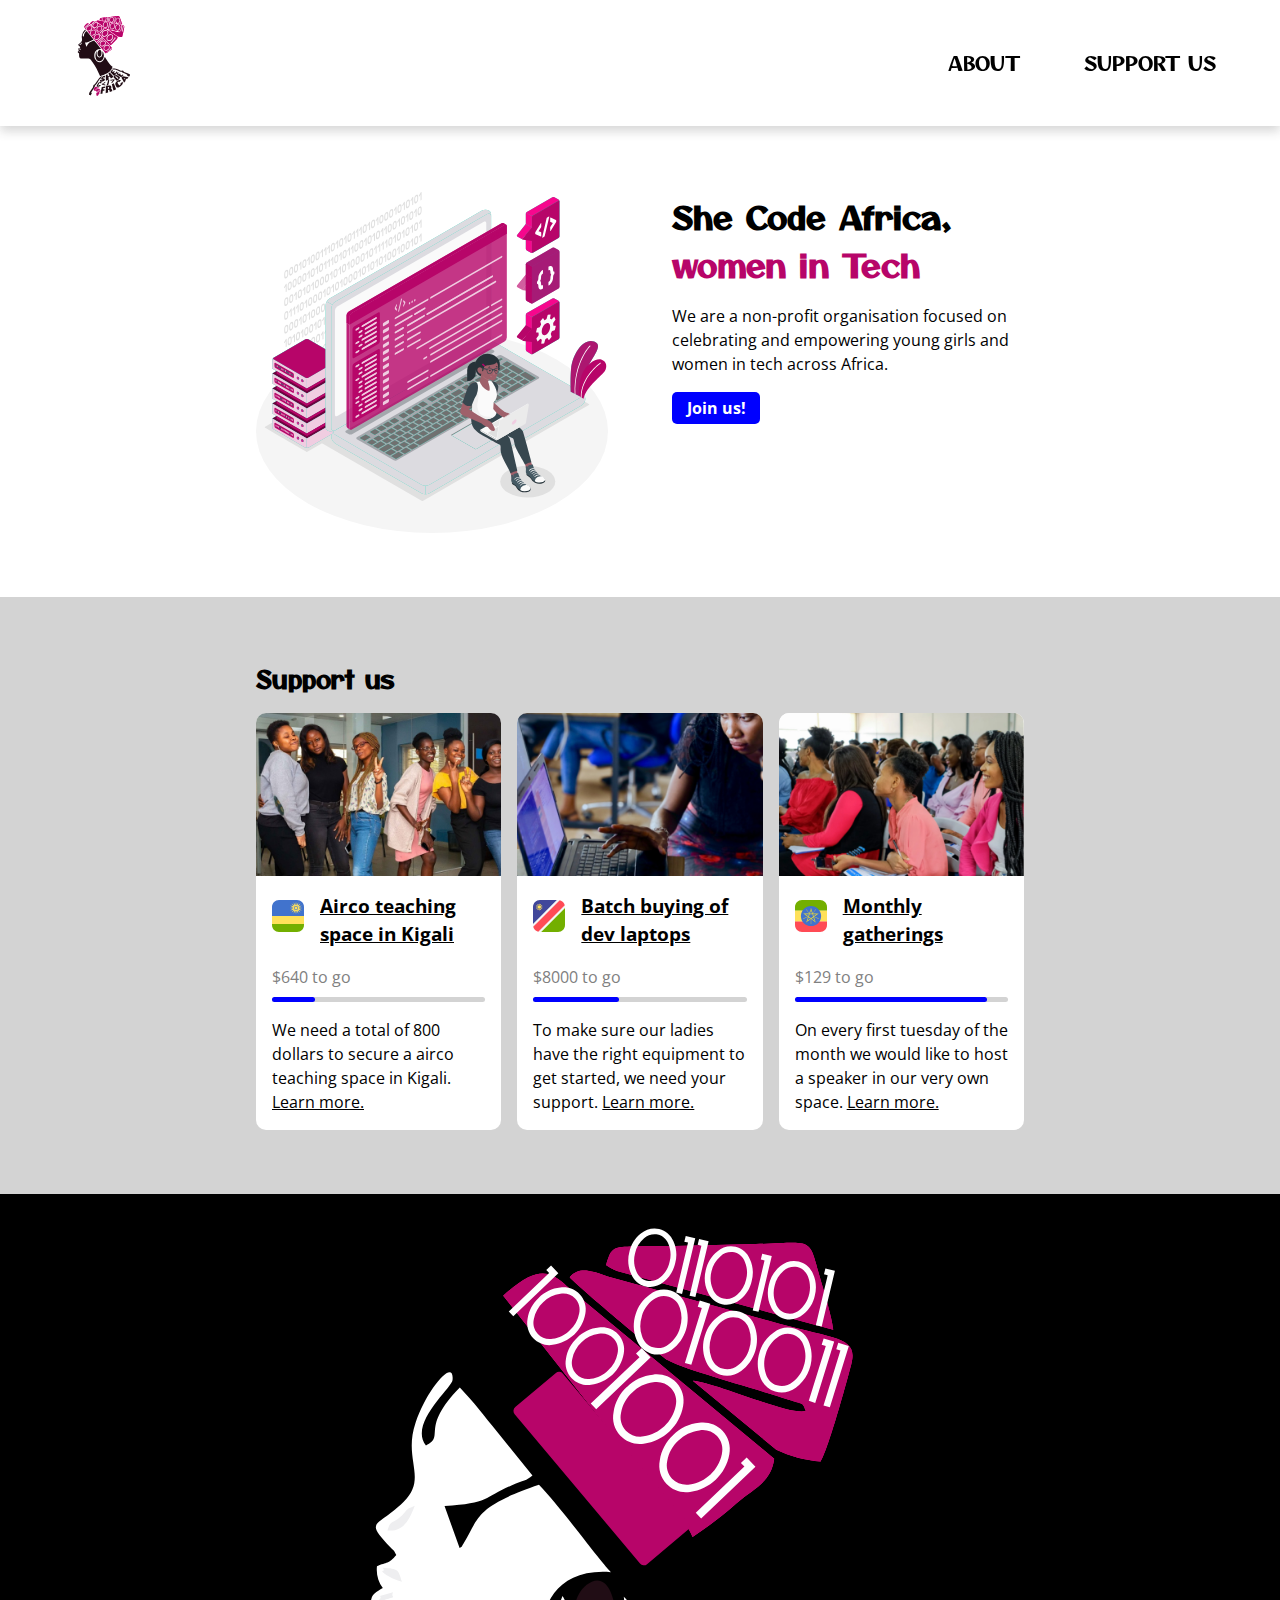
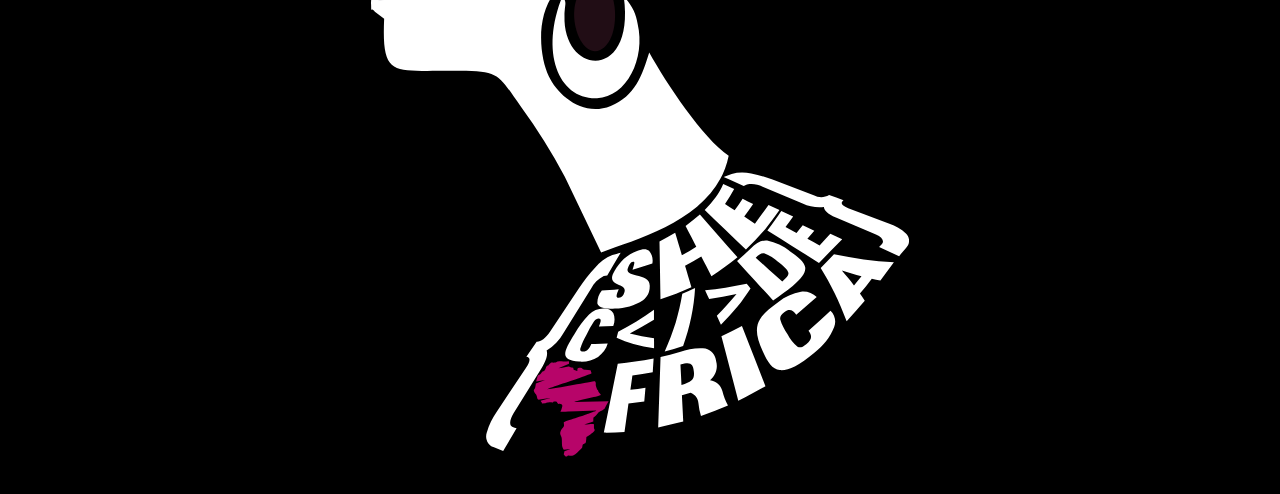
<file: index.html>
<!DOCTYPE html>
<html lang="en">
<head>
    <meta charset="UTF-8">
    <meta http-equiv="X-UA-Compatible" content="IE=edge">
    <meta name="viewport" content="width=device-width, initial-scale=1.0">
    <title>She Code Africa - Home</title>
    <link rel="stylesheet" href="css/reset.css">
    <link rel="stylesheet" href="css/main.css">
</head>
<body>
    <header>
        <nav>
            <ul>
                <li><a href="pages/about.html">ABOUT</a></li>
                <li><a href="index.html" class="logo"><?xml version="1.0" encoding="UTF-8"?>
                    <!DOCTYPE svg PUBLIC "-//W3C//DTD SVG 1.1//EN" "http://www.w3.org/Graphics/SVG/1.1/DTD/svg11.dtd">
                    <!-- Creator: CorelDRAW 2018 (64-Bit Evaluation Version) -->
                    <svg xmlns="http://www.w3.org/2000/svg" xml:space="preserve" width="2.23364in" height="3.41434in" version="1.1" style="shape-rendering:geometricPrecision; text-rendering:geometricPrecision; image-rendering:optimizeQuality; fill-rule:evenodd; clip-rule:evenodd"
                    viewBox="0 0 999.41 1527.69"
                     xmlns:xlink="http://www.w3.org/1999/xlink">
                     <defs>
                      <style type="text/css">
                       <![CDATA[
                        .fil4 {fill:none}
                        .fil0 {fill:#210D15}
                        .fil2 {fill:#B70569}
                        .fil5 {fill:#EEEEF0}
                        .fil1 {fill:deeppink}
                        .fil6 {fill:#210D15;fill-rule:nonzero}
                        .fil3 {fill:#FEFEFE;fill-rule:nonzero}
                       ]]>
                      </style>
                        <clipPath id="id0">
                         <path d="M529.62 710.97c31.44,-1.92 28.01,-3.71 48.6,-21.69 13.18,-11.53 24.85,-20.18 38.03,-29.93 46.68,-34.87 45.58,-36.52 10.02,-76.47 -81,-90.89 -189.19,-194.96 -269.65,-284.89l-134.83 -142.38c-36.52,-37.48 -47.37,-12.36 -78.26,14.14 -39.4,33.77 -10.02,53.27 14.69,83.48 107.92,131.39 276.65,333.22 371.25,457.88l0.14 -0.14z"/>
                        </clipPath>
                        <clipPath id="id1">
                         <path d="M232.23 145.17l290.66 308.92c27.46,29.24 83.61,76.89 97.62,105.99 14.83,-8.65 60.96,-53.96 75.79,-69.47 28.83,-30.07 60.55,-44.21 62.2,-88.28l-389.37 -269.79c-43.93,-29.93 -64.25,-66.45 -137.02,12.63l0.14 0z"/>
                        </clipPath>
                        <clipPath id="id2">
                         <path d="M351.95 99.99c6.45,8.51 178.07,129.47 194.82,137.85 27.6,13.87 182.47,41.6 234.23,54.37 22.1,5.49 21.01,1.37 28.15,17.03 -28.97,11.67 -167.64,-37.76 -213.5,-37.89l165.31 114.23c21.28,8.24 59.86,16.61 83.75,14.42 11.67,-22.52 34.46,-146.5 40.78,-184.53 8.92,-53.96 -34.87,-42.43 -159.4,-67l-287.09 -52.45c-36.8,-6.59 -68.1,-22.79 -87.18,3.98l0.14 -0z"/>
                        </clipPath>
                        <clipPath id="id3">
                         <path d="M416.76 71.71l8.37 4.53c6.18,2.47 6.32,2.88 13.18,4.81l408.32 73.59c-5.08,-27.32 -30.21,-85.26 -41.88,-117.94 -17.85,-49.7 -23.34,-37.76 -114.64,-27.87 -49.29,5.36 -98.03,11.67 -148.14,16.48 -26.22,2.47 -50.25,4.81 -76.06,7.55 -37.34,4.12 -42.15,3.71 -48.88,38.72l-0.27 0.14z"/>
                        </clipPath>
                     </defs>
                     <g id="Layer_x0020_1">
                      <metadata id="CorelCorpID_0Corel-Layer"/>
                      <g id="_975775616032">
                       <path class="fil0" d="M46.88 597.56c-14.14,17.03 -17.3,12.49 -35.84,20.87 -1.1,22.24 3.43,26.91 10.85,40.5 -11.95,7.41 -22.79,11.26 -21.83,28.83 1.23,23.2 -2.75,3.57 7.14,15.1l17.16 13.32c-4.53,105.86 14.83,96.52 111.76,96.11 107.5,-0.41 94.32,1.65 141.97,67.14 30.21,41.46 54.92,80.87 80.59,128.92l67.55 140.87c74.28,-27.32 213.49,-64.67 236.29,-179.31 -47.51,-31.71 -116.43,-135.65 -147.18,-191.39 -13.32,42.84 -26.09,80.73 -71.26,99.13 -51.9,21.14 -98.31,-20.32 -114.78,-55.06 -26.91,-56.29 -28.83,-204.02 115.05,-193.04 -22.79,-23.62 -92.95,-120.13 -133.18,-161.87 -121.23,41.33 -110.25,61.51 -139.77,108.6 -6.18,9.89 0.55,2.75 -7.28,8.65l-27.87 -77.98c84.71,-4.94 73.45,-16.61 124.8,-38.58 21.97,-9.34 26.36,-7.83 38.03,-17.99l-65.49 -81c-24.16,-29.66 -43.52,-55.33 -69.06,-82.1 -75.24,76.75 -25.54,90.34 -62.74,107.37 -32.4,-40.78 48.05,-106.82 49.29,-121.37 3.71,-42.84 -47.09,15.65 -68.51,79.08 -23.62,69.47 23.2,102.42 -22.38,147.05 -49.98,48.88 -73.32,32.26 -23.89,84.58 6.86,7.28 5.08,3.3 10.3,13.45l0.28 0.14z"/>
                       <path class="fil1" d="M529.62 710.97c31.44,-1.92 28.01,-3.71 48.6,-21.69 13.18,-11.53 24.85,-20.18 38.03,-29.93 46.68,-34.87 45.58,-36.52 10.02,-76.47 -81,-90.89 -189.19,-194.96 -269.65,-284.89l-134.83 -142.38c-36.52,-37.48 -47.37,-12.36 -78.26,14.14 -39.4,33.77 -10.02,53.27 14.69,83.48 107.92,131.39 276.65,333.22 371.25,457.88l0.14 -0.14z"/>
                       <path class="fil2" d="M529.62 710.97c31.44,-1.92 28.01,-3.71 48.6,-21.69 13.18,-11.53 24.85,-20.18 38.03,-29.93 46.68,-34.87 45.58,-36.52 10.02,-76.47 -81,-90.89 -189.19,-194.96 -269.65,-284.89l-134.83 -142.38c-36.52,-37.48 -47.37,-12.36 -78.26,14.14 -39.4,33.77 -10.02,53.27 14.69,83.48 107.92,131.39 276.65,333.22 371.25,457.88l0.14 -0.14z"/>
                       <g style="clip-path:url(#id0)">
                        <g>
                         <polygon id="1" class="fil3" points="223.72,150.11 131.18,231.66 122.67,222.05 205.46,148.87 200.1,142.69 209.85,134.18 223.72,149.83 223.58,149.97 "/>
                         <path id="_2" class="fil3" d="M191.45 206.26c-10.57,9.47 -17.16,20.32 -19.63,32.68 -2.47,12.08 -0.14,22.1 6.73,29.93 7,7.83 16.61,11.4 28.97,10.44 12.63,-0.96 24.16,-6.18 34.74,-15.51 10.71,-9.34 17.3,-20.18 19.77,-32.54 2.47,-12.08 0.14,-22.1 -6.86,-29.93 -6.86,-7.83 -16.48,-11.26 -28.83,-10.44 -12.63,0.96 -24.16,6.04 -34.87,15.38l0 0zm-8.24 -9.34c13.18,-11.53 27.6,-17.71 43.39,-18.54 16.06,-0.82 28.7,3.98 38.03,14.55 9.34,10.57 12.63,23.75 9.75,39.54 -2.75,15.51 -10.71,29.11 -23.89,40.64 -13.04,11.67 -27.46,17.85 -43.25,18.54 -15.93,0.96 -28.7,-3.98 -38.03,-14.55 -9.34,-10.57 -12.49,-23.75 -9.75,-39.4 2.75,-15.51 10.71,-29.11 23.75,-40.78l0 -0z"/>
                         <path id="_3" class="fil3" d="M264.77 288.5c-10.57,9.47 -17.16,20.32 -19.63,32.68 -2.47,12.08 -0.14,22.1 6.73,29.93 7,7.83 16.61,11.4 28.97,10.44 12.63,-0.96 24.16,-6.18 34.74,-15.51 10.71,-9.34 17.3,-20.18 19.77,-32.54 2.47,-12.08 0.14,-22.1 -6.86,-29.93 -6.86,-7.83 -16.48,-11.26 -28.83,-10.44 -12.63,0.96 -24.16,6.04 -34.87,15.38l0 0zm-8.24 -9.34c13.18,-11.53 27.6,-17.71 43.39,-18.54 16.06,-0.82 28.7,3.98 38.03,14.55 9.34,10.57 12.63,23.75 9.75,39.54 -2.75,15.51 -10.71,29.11 -23.89,40.64 -13.04,11.67 -27.46,17.85 -43.25,18.54 -15.93,0.96 -28.7,-3.98 -38.03,-14.55 -9.34,-10.57 -12.49,-23.75 -9.75,-39.4 2.75,-15.51 10.71,-29.11 23.75,-40.78l0 -0z"/>
                         <path id="_4" class="fil3" d="M337.95 370.61c-10.57,9.47 -17.16,20.32 -19.63,32.68 -2.47,12.08 -0.14,22.1 6.73,29.93 7,7.83 16.61,11.4 28.97,10.44 12.63,-0.96 24.16,-6.18 34.74,-15.51 10.71,-9.34 17.3,-20.18 19.77,-32.54 2.47,-12.08 0.14,-22.1 -6.86,-29.93 -6.86,-7.83 -16.48,-11.26 -28.83,-10.44 -12.63,0.96 -24.16,6.04 -34.87,15.38l0 0zm-8.24 -9.34c13.18,-11.53 27.6,-17.71 43.39,-18.54 16.06,-0.82 28.7,3.98 38.03,14.55 9.34,10.57 12.63,23.75 9.75,39.54 -2.75,15.51 -10.71,29.11 -23.89,40.64 -13.04,11.67 -27.46,17.85 -43.25,18.54 -15.93,0.96 -28.7,-3.98 -38.03,-14.55 -9.34,-10.57 -12.49,-23.75 -9.75,-39.4 2.75,-15.51 10.71,-29.11 23.75,-40.78l0 -0z"/>
                         <polygon id="_5" class="fil3" points="463.16,418.52 370.63,500.21 362.11,490.47 445.04,417.43 439.55,411.25 449.3,402.6 463.16,418.25 463.03,418.39 "/>
                         <polygon id="_6" class="fil3" points="482.8,440.63 390.26,522.18 381.75,512.57 464.68,439.39 459.18,433.21 468.93,424.7 482.8,440.35 482.66,440.49 "/>
                         <path id="_7" class="fil3" d="M450.53 496.78c-10.57,9.47 -17.16,20.32 -19.63,32.68 -2.47,12.08 -0.14,22.1 6.73,29.93 7,7.83 16.61,11.4 28.97,10.44 12.63,-0.96 24.16,-6.18 34.74,-15.51 10.71,-9.34 17.3,-20.18 19.77,-32.54 2.47,-12.08 0.14,-22.1 -6.86,-29.93 -6.86,-7.83 -16.48,-11.26 -28.83,-10.44 -12.63,0.96 -24.16,6.04 -34.87,15.38l0 0zm-8.24 -9.34c13.18,-11.53 27.6,-17.71 43.39,-18.54 16.06,-0.82 28.7,3.98 38.03,14.55 9.34,10.57 12.63,23.75 9.75,39.54 -2.75,15.51 -10.71,29.11 -23.89,40.64 -13.04,11.67 -27.46,17.85 -43.25,18.54 -15.93,0.96 -28.7,-3.98 -38.03,-14.55 -9.34,-10.57 -12.49,-23.75 -9.75,-39.4 2.75,-15.51 10.71,-29.11 23.75,-40.78l0 -0z"/>
                         <path id="_8" class="fil3" d="M523.85 579.02c-10.57,9.47 -17.16,20.32 -19.63,32.68 -2.47,12.08 -0.14,22.1 6.73,29.93 7,7.83 16.61,11.4 28.97,10.44 12.63,-0.96 24.16,-6.18 34.73,-15.51 10.71,-9.34 17.3,-20.18 19.77,-32.54 2.47,-12.08 0.14,-22.1 -6.86,-29.93 -6.86,-7.83 -16.48,-11.26 -28.83,-10.44 -12.63,0.96 -24.16,6.04 -34.87,15.38l0 0zm-8.24 -9.34c13.18,-11.53 27.59,-17.71 43.38,-18.54 16.06,-0.82 28.7,3.98 38.03,14.55 9.34,10.57 12.63,23.75 9.75,39.54 -2.75,15.51 -10.71,29.11 -23.89,40.64 -13.04,11.67 -27.46,17.85 -43.25,18.54 -15.93,0.96 -28.7,-3.98 -38.03,-14.55 -9.34,-10.57 -12.49,-23.75 -9.75,-39.4 2.75,-15.51 10.71,-29.11 23.75,-40.78l0 -0z"/>
                         <polygon id="_9" class="fil3" points="648.93,626.94 556.39,708.63 547.88,698.88 630.8,625.7 625.31,619.53 635.06,611.01 648.93,626.67 648.79,626.8 "/>
                        </g>
                       </g>
                       <path class="fil4" d="M529.62 710.97c31.44,-1.92 28.01,-3.71 48.6,-21.69 13.18,-11.53 24.85,-20.18 38.03,-29.93 46.68,-34.87 45.58,-36.52 10.02,-76.47 -81,-90.89 -189.19,-194.96 -269.65,-284.89l-134.83 -142.38c-36.52,-37.48 -47.37,-12.36 -78.26,14.14 -39.4,33.77 -10.02,53.27 14.69,83.48 107.92,131.39 276.65,333.22 371.25,457.88l0.14 -0.14z"/>
                       <path class="fil1" d="M232.23 145.17l290.66 308.92c27.46,29.24 83.61,76.89 97.62,105.99 14.83,-8.65 60.96,-53.96 75.79,-69.47 28.83,-30.07 60.55,-44.21 62.2,-88.28l-389.37 -269.79c-43.93,-29.93 -64.25,-66.45 -137.02,12.63l0.14 0z"/>
                       <path class="fil2" d="M232.23 145.17l290.66 308.92c27.46,29.24 83.61,76.89 97.62,105.99 14.83,-8.65 60.96,-53.96 75.79,-69.47 28.83,-30.07 60.55,-44.21 62.2,-88.28l-389.37 -269.79c-43.93,-29.93 -64.25,-66.45 -137.02,12.63l0.14 0z"/>
                       <g style="clip-path:url(#id1)">
                        <g>
                         <polygon id="1" class="fil3" points="513.83,235.37 422.11,339.58 411.13,329.97 493.51,236.61 486.5,230.56 496.12,219.58 513.83,235.09 513.69,235.23 "/>
                         <path id="_2_1" class="fil3" d="M485.82 302.78c-10.44,12.08 -16.34,25.12 -17.3,39.27 -0.96,13.87 2.88,24.71 11.81,32.4 8.92,7.83 20.04,10.44 33.77,7.69 13.87,-2.88 26.09,-10.3 36.52,-22.24 10.57,-11.95 16.48,-24.99 17.57,-39.13 0.96,-13.87 -2.88,-24.71 -11.81,-32.54 -8.79,-7.83 -20.04,-10.3 -33.64,-7.55 -13.87,2.88 -26.09,10.16 -36.8,22.1l-0.13 0zm-10.57 -9.34c13.04,-14.69 28.28,-23.62 45.86,-26.77 17.71,-3.16 32.54,0.41 44.48,10.85 11.95,10.57 17.44,24.71 16.34,42.7 -0.82,17.71 -7.83,33.91 -20.87,48.6 -12.91,14.83 -28.14,23.75 -45.58,26.91 -17.71,3.3 -32.54,-0.41 -44.48,-10.85 -11.81,-10.44 -17.3,-24.71 -16.34,-42.7 0.82,-17.71 7.83,-34.05 20.73,-48.74l-0.14 0z"/>
                         <path id="_3_2" class="fil3" d="M578.9 384.34c-10.44,12.08 -16.34,25.12 -17.3,39.27 -0.96,13.87 2.88,24.71 11.67,32.4 8.92,7.83 20.04,10.3 33.77,7.69 13.87,-2.88 26.09,-10.3 36.52,-22.24 10.57,-11.95 16.48,-24.99 17.57,-39.13 0.96,-13.87 -2.88,-24.71 -11.81,-32.54 -8.79,-7.83 -20.04,-10.3 -33.64,-7.55 -13.87,2.88 -26.09,10.16 -36.8,22.1l0 0zm-10.57 -9.34c13.04,-14.69 28.28,-23.62 45.86,-26.77 17.71,-3.16 32.54,0.41 44.48,10.85 11.95,10.57 17.44,24.71 16.34,42.7 -0.82,17.71 -7.83,33.91 -20.87,48.6 -12.91,14.83 -28.15,23.75 -45.58,26.91 -17.71,3.3 -32.54,-0.41 -44.48,-10.85 -11.81,-10.44 -17.3,-24.71 -16.34,-42.7 0.82,-17.71 7.83,-34.05 20.73,-48.74l-0.14 0z"/>
                         <polygon id="_4_3" class="fil3" points="725.26,420.44 633.41,524.52 622.57,514.91 704.8,421.54 697.8,415.5 707.55,404.52 725.26,420.03 725.12,420.31 "/>
                        </g>
                       </g>
                       <path class="fil4" d="M232.23 145.17l290.66 308.92c27.46,29.24 83.61,76.89 97.62,105.99 14.83,-8.65 60.96,-53.96 75.79,-69.47 28.83,-30.07 60.55,-44.21 62.2,-88.28l-389.37 -269.79c-43.93,-29.93 -64.25,-66.45 -137.02,12.63l0.14 0z"/>
                       <path class="fil1" d="M351.95 99.99c6.45,8.51 178.07,129.47 194.82,137.85 27.6,13.87 182.47,41.6 234.23,54.37 22.1,5.49 21.01,1.37 28.15,17.03 -28.97,11.67 -167.64,-37.76 -213.5,-37.89l165.31 114.23c21.28,8.24 59.86,16.61 83.75,14.42 11.67,-22.52 34.46,-146.5 40.78,-184.53 8.92,-53.96 -34.87,-42.43 -159.4,-67l-287.09 -52.45c-36.8,-6.59 -68.1,-22.79 -87.18,3.98l0.14 -0z"/>
                       <path class="fil2" d="M351.95 99.99c6.45,8.51 178.07,129.47 194.82,137.85 27.6,13.87 182.47,41.6 234.23,54.37 22.1,5.49 21.01,1.37 28.15,17.03 -28.97,11.67 -167.64,-37.76 -213.5,-37.89l165.31 114.23c21.28,8.24 59.86,16.61 83.75,14.42 11.67,-22.52 34.46,-146.5 40.78,-184.53 8.92,-53.96 -34.87,-42.43 -159.4,-67l-287.09 -52.45c-36.8,-6.59 -68.1,-22.79 -87.18,3.98l0.14 -0z"/>
                       <g style="clip-path:url(#id2)">
                        <g>
                         <path id="1" class="fil3" d="M491.31 160.4c-2.88,13.32 -1.65,25.54 3.43,36.52 5.08,10.71 12.49,17.16 22.24,19.22 9.89,2.2 19.36,-0.69 28.42,-8.37 9.2,-7.96 15.24,-18.54 17.99,-31.85 2.88,-13.32 1.78,-25.54 -3.3,-36.52 -5.08,-10.71 -12.49,-17.16 -22.38,-19.36 -9.89,-2.06 -19.22,0.69 -28.28,8.37 -9.2,7.96 -15.24,18.54 -18.12,31.85l0 0.14zm-11.81 -2.47c3.57,-16.48 11.26,-29.38 23.07,-38.99 11.81,-9.75 24.44,-13.32 37.62,-10.44 13.32,2.88 23.34,11.26 30.07,24.99 6.73,13.59 8.37,28.56 4.67,45.03 -3.43,16.48 -11.12,29.52 -22.79,39.13 -11.81,9.75 -24.44,13.32 -37.62,10.44 -13.18,-2.88 -23.2,-11.26 -30.07,-24.99 -6.73,-13.59 -8.37,-28.56 -4.94,-45.03l0 -0.14z"/>
                         <polygon id="_2_5" class="fil3" points="615.43,126.36 590.44,242.37 578.22,239.76 600.6,135.83 592.91,134.18 595.52,121.96 615.29,126.22 615.15,126.36 "/>
                         <path id="_3_6" class="fil3" d="M622.57 188.41c-2.88,13.32 -1.65,25.54 3.43,36.52 5.08,10.71 12.49,17.16 22.24,19.22 9.89,2.2 19.36,-0.69 28.42,-8.37 9.2,-7.96 15.24,-18.54 17.99,-31.85 2.88,-13.32 1.78,-25.54 -3.3,-36.52 -5.08,-10.71 -12.49,-17.16 -22.38,-19.36 -9.89,-2.06 -19.22,0.69 -28.28,8.37 -9.2,7.96 -15.24,18.54 -18.12,31.85l0 0.14zm-11.81 -2.47c3.57,-16.48 11.26,-29.38 23.07,-38.99 11.81,-9.75 24.44,-13.32 37.62,-10.44 13.32,2.88 23.34,11.26 30.07,24.99 6.73,13.59 8.37,28.56 4.67,45.03 -3.43,16.48 -11.12,29.52 -22.79,39.13 -11.81,9.75 -24.44,13.32 -37.62,10.44 -13.18,-2.88 -23.2,-11.26 -30.07,-24.99 -6.73,-13.59 -8.37,-28.56 -4.94,-45.03l0 -0.14z"/>
                         <path id="_4_7" class="fil3" d="M726.09 210.52c-2.88,13.32 -1.65,25.54 3.43,36.52 5.08,10.71 12.49,17.16 22.24,19.22 9.89,2.2 19.36,-0.69 28.42,-8.37 9.2,-7.96 15.24,-18.54 17.99,-31.85 2.88,-13.32 1.78,-25.54 -3.3,-36.52 -5.08,-10.71 -12.49,-17.16 -22.38,-19.36 -9.89,-2.06 -19.22,0.69 -28.28,8.37 -9.2,7.96 -15.24,18.54 -18.12,31.85l0 0.14zm-11.81 -2.47c3.57,-16.48 11.26,-29.38 23.07,-38.99 11.81,-9.75 24.44,-13.32 37.62,-10.44 13.32,2.88 23.34,11.26 30.07,24.99 6.73,13.59 8.37,28.56 4.67,45.03 -3.43,16.48 -11.12,29.52 -22.79,39.13 -11.81,9.75 -24.44,13.32 -37.62,10.44 -13.18,-2.88 -23.2,-11.26 -30.07,-24.99 -6.73,-13.59 -8.37,-28.56 -4.94,-45.03l0 -0.14z"/>
                         <polygon id="_5_8" class="fil3" points="850.2,176.61 825.21,292.62 813,289.88 835.51,185.94 827.69,184.3 830.29,172.08 850.07,176.33 850.07,176.47 "/>
                         <polygon id="_6_9" class="fil3" points="877.94,182.51 852.95,298.53 840.87,295.92 863.25,191.85 855.42,190.2 858.03,177.98 877.8,182.24 877.8,182.51 "/>
                        </g>
                       </g>
                       <path class="fil4" d="M351.95 99.99c6.45,8.51 178.07,129.47 194.82,137.85 27.6,13.87 182.47,41.6 234.23,54.37 22.1,5.49 21.01,1.37 28.15,17.03 -28.97,11.67 -167.64,-37.76 -213.5,-37.89l165.31 114.23c21.28,8.24 59.86,16.61 83.75,14.42 11.67,-22.52 34.46,-146.5 40.78,-184.53 8.92,-53.96 -34.87,-42.43 -159.4,-67l-287.09 -52.45c-36.8,-6.59 -68.1,-22.79 -87.18,3.98l0.14 -0z"/>
                       <path class="fil1" d="M416.76 71.71l8.37 4.53c6.18,2.47 6.32,2.88 13.18,4.81l408.32 73.59c-5.08,-27.32 -30.21,-85.26 -41.88,-117.94 -17.85,-49.7 -23.34,-37.76 -114.64,-27.87 -49.29,5.36 -98.03,11.67 -148.14,16.48 -26.22,2.47 -50.25,4.81 -76.06,7.55 -37.34,4.12 -42.15,3.71 -48.88,38.72l-0.27 0.14z"/>
                       <path class="fil2" d="M416.76 71.71l8.37 4.53c6.18,2.47 6.32,2.88 13.18,4.81l408.32 73.59c-5.08,-27.32 -30.21,-85.26 -41.88,-117.94 -17.85,-49.7 -23.34,-37.76 -114.64,-27.87 -49.29,5.36 -98.03,11.67 -148.14,16.48 -26.22,2.47 -50.25,4.81 -76.06,7.55 -37.34,4.12 -42.15,3.71 -48.88,38.72l-0.27 0.14z"/>
                       <g style="clip-path:url(#id3)">
                        <g>
                         <path id="1" class="fil3" d="M468.52 45.76c-1.78,12.08 0,22.93 5.22,32.4 5.08,9.34 12.22,14.55 21.01,15.93 8.92,1.23 17.3,-1.78 24.85,-9.2 7.69,-7.69 12.49,-17.44 14.14,-29.52 1.78,-12.08 0.14,-22.93 -5.08,-32.4 -5.08,-9.34 -12.22,-14.69 -21.14,-15.93 -8.92,-1.23 -17.16,1.78 -24.71,9.2 -7.69,7.69 -12.49,17.44 -14.28,29.52zm-10.71 -1.51c2.2,-14.83 8.37,-27.05 18.26,-36.25 10.02,-9.47 21.01,-13.32 33.09,-11.53 12.08,1.78 21.56,8.65 28.28,20.59 6.86,11.81 9.2,25.12 6.86,39.95 -2.2,14.97 -8.24,27.05 -18.12,36.25 -10.02,9.47 -21.01,13.32 -33.09,11.53 -11.95,-1.78 -21.42,-8.65 -28.28,-20.59 -6.86,-11.67 -9.2,-25.12 -7,-39.95z"/>
                         <polygon id="_2_11" class="fil3" points="577.26,7.73 561.88,112.9 550.89,111.25 564.63,17.07 557.62,16.11 559.27,4.99 577.12,7.59 577.12,7.73 "/>
                         <polygon id="_3_12" class="fil3" points="602.38,11.44 587,116.47 576.02,114.96 589.75,20.64 582.75,19.68 584.4,8.56 602.24,11.16 602.24,11.3 "/>
                         <path id="_4_13" class="fil3" d="M612.54 66.36c-1.78,12.08 0,22.93 5.22,32.4 5.08,9.34 12.22,14.55 21.01,15.93 8.92,1.23 17.3,-1.78 24.85,-9.2 7.69,-7.69 12.49,-17.44 14.14,-29.52 1.78,-12.08 0.14,-22.93 -5.08,-32.4 -5.08,-9.34 -12.22,-14.69 -21.14,-15.93 -8.92,-1.23 -17.16,1.78 -24.71,9.2 -7.69,7.69 -12.49,17.44 -14.28,29.52zm-10.71 -1.51c2.2,-14.83 8.37,-27.05 18.26,-36.25 10.02,-9.47 21.01,-13.32 33.09,-11.53 12.08,1.78 21.56,8.65 28.28,20.59 6.86,11.81 9.2,25.12 6.86,39.95 -2.2,14.97 -8.24,27.05 -18.12,36.25 -10.02,9.47 -21.01,13.32 -33.09,11.53 -11.95,-1.78 -21.42,-8.65 -28.28,-20.59 -6.86,-11.67 -9.2,-25.12 -7,-39.95z"/>
                         <polygon id="_5_14" class="fil3" points="721.28,28.33 705.9,133.5 694.92,131.99 708.65,37.66 701.65,36.7 703.3,25.58 721.14,28.19 721.14,28.33 "/>
                         <path id="_6_15" class="fil3" d="M731.3 83.38c-1.78,12.08 0,22.93 5.22,32.4 5.08,9.34 12.22,14.55 21.01,15.93 8.92,1.23 17.3,-1.78 24.85,-9.2 7.69,-7.69 12.49,-17.44 14.14,-29.52 1.78,-12.08 0.14,-22.93 -5.08,-32.4 -5.08,-9.34 -12.22,-14.69 -21.14,-15.93 -8.92,-1.23 -17.16,1.78 -24.71,9.2 -7.69,7.69 -12.49,17.44 -14.28,29.52zm-10.71 -1.51c2.2,-14.83 8.37,-27.05 18.26,-36.25 10.02,-9.47 21.01,-13.32 33.09,-11.53 12.08,1.78 21.56,8.65 28.28,20.59 6.86,11.81 9.2,25.12 6.86,39.95 -2.2,14.97 -8.24,27.05 -18.12,36.25 -10.02,9.47 -21.01,13.32 -33.09,11.53 -11.95,-1.78 -21.42,-8.65 -28.28,-20.59 -6.86,-11.67 -9.2,-25.12 -7,-39.95z"/>
                         <polygon id="_7_16" class="fil3" points="840.18,45.35 824.8,150.52 813.68,149.01 827.55,54.69 820.55,53.73 822.19,42.6 840.04,45.21 840.04,45.35 "/>
                        </g>
                       </g>
                       <path class="fil4" d="M416.76 71.71l8.37 4.53c6.18,2.47 6.32,2.88 13.18,4.81l408.32 73.59c-5.08,-27.32 -30.21,-85.26 -41.88,-117.94 -17.85,-49.7 -23.34,-37.76 -114.64,-27.87 -49.29,5.36 -98.03,11.67 -148.14,16.48 -26.22,2.47 -50.25,4.81 -76.06,7.55 -37.34,4.12 -42.15,3.71 -48.88,38.72l-0.27 0.14z"/>
                       <path class="fil0" d="M468.24 675.27c21.42,157.2 -113.13,146.77 -109.84,35.29 0.69,-24.16 5.22,-22.93 -3.71,-36.93 -42.43,104.9 -7.28,191.8 63.98,189.61 55.06,-1.78 90.2,-73.59 75.24,-137.43 -5.36,-22.79 -8.79,-31.58 -22.38,-47.23 -0.69,-0.82 -2.2,-2.33 -3.3,-3.43l0 0.14z"/>
                       <path class="fil0" d="M409.07 647.26c-60.69,28.28 -26.36,146.77 15.38,126.45 45.86,-22.38 30.48,-147.73 -15.38,-126.45z"/>
                       <path class="fil5" d="M30.54 552.11c29.24,3.98 41.19,-20.73 50.52,-45.72 -23.34,9.34 -9.61,7.14 -29.66,23.07 -13.59,10.71 -14.69,3.02 -20.87,22.65z"/>
                       <path class="fil5" d="M21.62 621.17c8.92,11.53 -13.73,-0.55 11.95,16.61 7.96,5.36 14,6.18 23.75,9.61 -6.86,-22.79 -6.04,-24.44 -35.7,-26.22z"/>
                       <path class="fil5" d="M16.54 673.62c7.69,6.18 -20.59,15.38 15.93,5.08 17.03,-4.81 3.02,-0.55 8.37,-11.95l-24.3 7 0 -0.14z"/>
                       <polygon class="fil3" points="330.26,94.78 254.06,181.14 245,173.17 313.24,95.74 307.47,90.66 315.57,81.6 330.26,94.5 330.12,94.64 "/>
                       <path id="_1_17" class="fil3" d="M306.92 150.66c-8.65,10.02 -13.45,20.87 -14.42,32.54 -0.82,11.53 2.47,20.46 9.75,26.91 7.41,6.45 16.61,8.65 28.01,6.32 11.53,-2.33 21.69,-8.51 30.34,-18.54 8.79,-9.89 13.59,-20.73 14.55,-32.4 0.82,-11.53 -2.47,-20.46 -9.75,-26.91 -7.28,-6.45 -16.61,-8.51 -28.01,-6.32 -11.53,2.33 -21.69,8.51 -30.48,18.4zm-8.79 -7.69c10.85,-12.22 23.48,-19.63 38.03,-22.24 14.69,-2.61 27.05,0.27 36.8,9.06 9.89,8.79 14.42,20.59 13.59,35.42 -0.69,14.69 -6.45,28.15 -17.3,40.37 -10.71,12.22 -23.34,19.77 -37.89,22.24 -14.69,2.75 -27.05,-0.27 -36.93,-9.06 -9.89,-8.65 -14.42,-20.46 -13.59,-35.42 0.69,-14.69 6.45,-28.28 17.3,-40.5l0 0.14z"/>
                       <path id="_2_18" class="fil3" d="M384.22 218.34c-8.65,10.02 -13.45,20.87 -14.42,32.54 -0.82,11.53 2.47,20.46 9.75,26.91 7.41,6.45 16.61,8.65 28.01,6.32 11.53,-2.33 21.69,-8.51 30.34,-18.54 8.79,-9.89 13.59,-20.73 14.55,-32.4 0.82,-11.53 -2.47,-20.46 -9.75,-26.91 -7.28,-6.45 -16.61,-8.51 -28.01,-6.32 -11.53,2.33 -21.69,8.51 -30.48,18.4zm-8.79 -7.69c10.85,-12.22 23.48,-19.63 38.03,-22.24 14.69,-2.61 27.05,0.27 36.8,9.06 9.89,8.79 14.42,20.59 13.59,35.42 -0.69,14.69 -6.45,28.15 -17.3,40.37 -10.71,12.22 -23.34,19.77 -37.89,22.24 -14.69,2.75 -27.05,-0.27 -36.93,-9.06 -9.89,-8.65 -14.42,-20.46 -13.59,-35.42 0.69,-14.69 6.45,-28.28 17.3,-40.5l0 0.14z"/>
                       <path class="fil6" d="M484.84 1166.79c4.11,-1.2 3.8,1.72 -0.42,14.43 11.54,-3.33 23.78,-7.1 36.72,-11.52 0.88,-11.05 -1.2,-18.98 -6.12,-23.36 -4.52,-4.03 -11.31,-4.32 -22.23,0.21 -10.79,4.48 -18.12,8.82 -24.16,14.43 -6.05,5.61 -11.41,12.72 -17.3,22.34 -8.7,14.21 -4.47,19.98 2.46,23.76 8.11,4.42 18.85,6.42 15.62,16.01 -1.97,5.82 -4.19,9.57 -10.09,10.19 -7.31,0.77 -4.19,-6.79 -0.42,-15.89 -11.61,1.26 -22.05,2.05 -31.34,2.49 -5.98,9.61 -10.08,18.14 -8.23,24.27 1.92,6.38 11.41,10.74 32.5,9.12 26.2,-2.01 42.65,-8.24 52.05,-15.43 9.59,-7.33 11.59,-15.55 12.38,-24.57 1.38,-15.66 -12.5,-18.58 -24.48,-21.34 -10.46,-2.41 -19.48,-4.71 -15.83,-13.73 3.27,-8.06 5.31,-10.35 8.9,-11.4zm97.88 -66.67c3.31,6.4 6.61,12.83 9.92,19.24 3.3,6.4 6.61,12.82 9.88,19.24 -8.69,5.54 -17.62,10.82 -26.63,15.89 -2.08,-6.96 -4.15,-13.89 -6.23,-20.83 -2.08,-6.94 -4.15,-13.89 -6.23,-20.83 -9.78,5.63 -19.45,11.22 -29.02,16.08 0.32,17.85 0.61,35.65 0.91,53.5 0.3,17.83 0.6,35.65 0.91,53.5 18.99,-6.1 38.16,-13.68 57.29,-22.24 -1.97,-6.59 -3.96,-13.17 -5.91,-19.76 -1.95,-6.58 -3.9,-13.22 -5.87,-19.78 10.2,-5.49 20.29,-11.26 30.07,-17.41 3.17,6.07 6.3,12.17 9.43,18.27 3.13,6.1 6.26,12.17 9.39,18.24 17.23,-11.17 33.24,-23.13 48.26,-35.25 -11.61,-13.15 -23.25,-26.27 -34.86,-39.44 -11.58,-13.14 -23.21,-26.3 -34.82,-39.44 -8.47,7.19 -17.37,14.19 -26.52,21.01zm73.02 -40.72c6.51,-9.31 12.24,-18.5 16.95,-27.62 -6.75,-3.14 -13.51,-6.28 -20.29,-9.42 -3.55,8.19 -7.93,16.45 -13.61,24.34 -5.93,8.24 -13.08,16.06 -20.65,23.94 12.7,12.24 25.45,24.41 38.16,36.65 12.68,12.21 25.43,24.46 38.13,36.67 13.01,-12.85 25.22,-25.18 35.73,-37.91 9.84,-11.92 18.08,-24.15 26.48,-35.37 -6.75,-3.14 -13.54,-6.28 -20.29,-9.42 -7.77,11.08 -16.14,22.62 -25.18,34.65 -6.61,-4.35 -13.19,-8.7 -19.8,-13.05 5.87,-7.89 11.33,-15.61 16.5,-23.18 -6.51,-3.28 -12.98,-6.61 -19.45,-9.91 -4.54,7.03 -9.43,14.19 -14.74,21.43 -5.98,-3.93 -11.92,-7.89 -17.94,-11.8z"/>
                       <path class="fil6" d="M392.65 1333.05c-4.06,-0.18 -5.79,-1.38 -4.9,-5.7 0.9,-4.35 4.48,-11.92 11.22,-25.05 6.59,-12.82 10.69,-20.46 13.96,-24.86 3.31,-4.44 5.69,-5.66 8.8,-5.64 5.64,0.03 4.16,6.12 0.42,14.67 8.43,-0.06 17.23,-0.11 26.61,-0.81 3.11,-9.93 3.08,-17.96 0.16,-23.46 -2.94,-5.54 -8.33,-8.95 -17.6,-8.89 -11.33,0.08 -19.31,3.51 -27.4,11.08 -7.98,7.47 -16.24,19.13 -26.92,36.33 -11.02,17.75 -17.54,29.61 -17.23,37.57 0.32,8.03 8.04,12.26 25.76,13.3 14.21,0.83 26.11,-2.64 35.09,-8.64 8.98,-6 14.75,-14.65 17.86,-24.58 -10.64,0.53 -20.76,0.53 -30.45,0.48 -3.85,8.84 -8.01,14.52 -15.39,14.2zm62.33 -25.64c9.59,4.18 19.77,8.59 31.09,11.78 11.88,3.35 24.76,5.67 38.25,7.83 -0.05,-6.17 -0.05,-12.34 -0.1,-18.52 -16.07,-2.36 -31.03,-5.33 -44.89,-8.87 15.17,-8.11 30.14,-16.81 44.79,-25.61 0,-6.17 0,-12.37 0,-18.55 -10.54,7.32 -21.3,14.83 -32.46,21.8 -11.02,6.89 -22.5,12.99 -33.83,19.13 -0.89,3.68 -1.9,7.35 -2.84,11zm121.61 -81.62c-3.16,17.82 -6.84,35.69 -12.17,53.22 -5.47,18.02 -12.7,36.02 -20.39,53.78 11.33,-2.8 22.66,-6.42 34.09,-10.13 6.06,-18.01 11.66,-35.93 15.33,-54.26 3.55,-17.76 5.48,-35.46 6.85,-53.05 -7.9,3.73 -15.81,7.1 -23.71,10.44zm119.35 -18.38c-13.28,2.69 -26.23,5.33 -39.2,7.38 -12.74,2.01 -25.45,3.45 -37.94,4.41 2.53,5.53 5.06,11.05 7.59,16.55 16.81,-2.3 33.72,-5.47 50.69,-9.2 -11.01,13.63 -23.24,26.99 -36.52,40.12 2.53,5.53 5.06,11.05 7.59,16.55 10.96,-11.14 21.49,-21.97 30.72,-33.53 8.9,-11.14 16.7,-22.61 24.13,-33.69 -2.32,-2.86 -4.74,-5.7 -7.06,-8.59zm80.35 -60.15c-18.55,-12.4 -31.57,-19.16 -42.52,-20.06 -10.8,-0.89 -19.62,4.29 -31.35,15.88 -7.56,7.46 -15.91,14.56 -24.4,21.94 11.17,12.2 22.28,24.42 33.41,36.64 11.11,12.21 22.29,24.41 33.4,36.61 12.44,-9.06 24.98,-17.58 36.31,-26.91 17.51,-14.42 24.7,-25.21 23.03,-34.96 -1.65,-9.61 -12.43,-18.83 -30.98,-31.23 1.05,0.67 2.05,1.37 3.11,2.08zm-24.08 18.04c13.54,10.63 19.95,16.75 20.97,21.83 1.03,5.1 -3.27,9.26 -11.33,16.1 -8.17,-7.35 -16.38,-14.71 -24.55,-22.05 -8.21,-7.36 -16.39,-14.73 -24.55,-22.11 6.27,-5.95 10.05,-9.09 15.6,-8.16 5.68,0.95 13.17,5.92 26.66,16.61 -0.89,-0.76 -1.84,-1.49 -2.79,-2.22zm15.6 -63.32c4.95,-6.45 9.64,-12.85 14.12,-19.19 -7.32,-3.4 -14.65,-6.79 -21.97,-10.19 -7.59,11.78 -16.18,23.74 -25.77,35.97 15.91,10.04 31.83,20.06 47.74,30.08 15.91,10.02 31.88,20.06 47.84,30.05 14.91,-15.21 29.3,-29.77 43.1,-43.74 -7.32,-3.4 -14.7,-6.79 -22.02,-10.19 -6.48,7.01 -13.12,14.14 -19.92,21.41 -7.53,-4.07 -15.02,-8.16 -22.6,-12.23 4.37,-4.99 8.69,-9.9 12.86,-14.76 -7.17,-3.45 -14.28,-6.9 -21.45,-10.38 -3.69,4.71 -7.59,9.45 -11.54,14.25 -6.74,-3.7 -13.59,-7.38 -20.39,-11.08z"/>
                       <path class="fil6" d="M469.53 1482.37c1.24,-8.84 2.4,-17.66 3.67,-26.46 1.27,-8.85 2.48,-17.65 3.72,-26.5 9.54,-0.89 19.3,-2 29.28,-3.58 0.76,-8.52 1.51,-16.94 2.21,-25.46 -9.55,1.68 -18.82,2.72 -27.93,3.65 1.24,-8.81 2.48,-17.72 3.67,-26.57 12.19,-1.4 24.75,-3.33 37.7,-5.91 0.49,-8.49 1.08,-17.01 1.62,-25.49 -23.24,4.51 -45.3,7.16 -66.44,9.74 -4.26,21.3 -8.6,42.57 -12.89,63.8 -4.28,21.22 -8.57,42.5 -12.89,63.73 12.35,0.11 25.13,-0.21 38.29,-0.97zm122.47 -73c9.33,2.79 12.74,10.85 14.51,19.51 1.79,8.77 1.83,18.22 4.69,23.74 16.5,-6.09 33.22,-12.57 50.05,-19.51 -4.75,-5.44 -6.53,-16.87 -10.41,-26.96 -3.88,-10.1 -9.98,-19.01 -22.81,-20.09 11.97,-9.85 14.04,-21.77 11.11,-35.8 -2.68,-12.85 -8.75,-20.48 -19.63,-22.98 -10.53,-2.43 -25.75,0.26 -47.51,6.77 -12,3.59 -23.89,6.8 -35.59,9.31 -0.7,21.73 -1.48,43.47 -2.21,65.23 -0.73,21.73 -1.46,43.5 -2.16,65.23 15.21,-3.15 30.63,-7.02 46.43,-10.96 -0.38,-8.13 -0.81,-16.19 -1.19,-24.31 -0.38,-8.06 -0.86,-16.15 -1.24,-24.24 5.28,-1.65 10.62,-3.26 15.96,-4.94zm-18.82 -52.09c18.82,-5.73 23.3,-1.57 24.81,12.6 1.51,14.15 -2.43,19.01 -22.92,25.31 -0.27,-6.34 -0.6,-12.67 -0.92,-18.94 -0.32,-6.3 -0.65,-12.64 -0.97,-18.98zm75.88 -52.42c5.23,19.87 10.41,39.78 15.64,59.61 5.23,19.87 10.41,39.74 15.58,59.65 16.99,-8.09 33.71,-17.44 50.37,-26.96 -7.23,-18.58 -14.51,-37.17 -21.79,-55.71 -7.28,-18.55 -14.51,-37.16 -21.79,-55.75 -12.57,6.91 -25.29,13.18 -38.02,19.16zm157.2 14.46c-6.75,5.4 -11.34,7.47 -16.23,4.83 -4.87,-2.62 -10.17,-10.01 -18.5,-23.31 -8.17,-13.05 -12.53,-21.19 -13.48,-27.1 -0.94,-5.87 1.63,-9.58 7.39,-13.78 9.99,-7.29 16.23,-3.29 22.27,4.62 13,-10.96 25.61,-21.77 37.91,-32.62 -7.87,-7.63 -17.5,-11.1 -29.12,-9.99 -11.52,1.1 -25.08,7.1 -41.79,18.94 -22.55,15.98 -34.44,27.98 -38.34,41.64 -3.97,13.87 -0.05,29.07 9.06,49.48 9.43,21.12 17.83,33.71 31.76,35.34 14.21,1.66 34.48,-7.6 64.12,-32.29 21.38,-17.81 32.55,-34.38 36.67,-47.55 3.96,-12.65 1.08,-22.73 -6.8,-30.36 -13.21,12.28 -26.75,24.7 -40.77,37.2 6.26,8.09 7.59,15.57 -4.15,24.95zm26.69 -141.17c8.9,14.61 17.7,29.9 25.67,46.11 8.16,16.62 15.32,34.34 22.44,52.74 11.49,-13.1 22.65,-25.92 33.54,-38.42 -2.97,-4.4 -5.99,-8.77 -8.95,-13.17 7.93,-9.13 14.99,-18.44 21.95,-27.61 5.28,1.25 10.62,2.47 16.02,3.58 8.52,-11.71 16.88,-23.02 24.97,-33.94 -18.93,-1.29 -37.62,-2.75 -56.08,-5.19 -18.37,-2.43 -36.62,-5.77 -54.9,-9.52 -7.76,8.41 -16.02,16.79 -24.64,25.42zm39.26 4.44c6.04,1.97 12.13,3.8 18.17,5.62 5.98,1.8 12.08,3.51 18.17,5.08 -4.48,5.69 -9.06,11.42 -13.91,17.15 -3.61,-4.76 -7.24,-9.49 -11.06,-14.14 -3.78,-4.62 -7.6,-9.2 -11.38,-13.71z"/>
                       <path class="fil2" d="M314.82 1425.95c0.86,0.64 0.42,-0.05 1.15,1.15 0.62,1.03 0.43,0.97 0.76,2.24l5.93 -0.35c0.55,-0.26 -0.4,0.04 1.28,-0.5 0.19,-0.06 1.07,-0.3 1.25,-0.34 1.51,-0.34 2.13,-0.41 3.75,-0.52 -0.42,-0.88 6.69,-0 7.84,0.03 2.43,-1.29 -0.31,-1.29 2.93,-1.78 6.34,-0.97 4.32,2.45 6.95,3.77 1.92,0.97 4.18,0.17 6.03,0.97 3.74,1.62 0.72,6.82 -0.05,10.22l-1.72 3.85c4.3,0.26 10.66,0.01 14.16,-0.54l16.02 -0.54 11.55 -0.35 24.81 -0.66c-1.08,1.29 -0.64,1 -3.49,1.77 -1.37,0.37 -2.71,0.99 -3.85,1.38 -2.59,0.89 -4.84,1.5 -7.42,2.54 -8.09,3.25 -41.61,13.38 -45.35,15.63 -0.64,3.42 0.73,4.22 0.12,7.03 -0.53,2.45 -10.7,10.43 -5.48,18.84 3.27,5.26 0.12,17.75 3.7,22.85l1.39 2.42 12.54 -1.43 -11.31 4.48c-0.94,7.88 -2.87,3.29 1.41,9.06 4.93,1.16 2.36,0.17 5.77,-1.28 3.43,-0.65 6.42,3.89 16.78,-5.79 2.31,-2.16 4.02,-4.07 6.21,-5.99 4.74,-4.17 2.02,-3.42 3.97,-8.88 2.2,-1.93 4.61,-1.09 5.64,-4.1 0.64,-1.88 0.92,-7.6 1.01,-9.61 4.11,-1.8 11.71,-7.76 14.31,-10.91 2.44,-2.95 0.14,-3.07 -0.23,-5.87 -0.26,-1.96 0.14,-4.6 -0.14,-7.08 -4.3,-0.93 -12.86,1.26 -17.86,0.74l16.73 -5.77c0.38,-10.38 -0.47,-5.46 4.33,-10.41 1.66,-1.71 1.84,-1.95 3.35,-3.96 2.13,-2.84 5.08,-5.02 8.62,-5.82l3.15 -2.54c1.15,-0.93 0.04,-0.2 1.36,-1.01 0.36,-2.9 6.05,-10.07 7.53,-13.85l-63.73 1.61c5.08,-2.81 43.2,-9.73 49.41,-13.04 -0.49,-2.86 -5.05,-3.98 -5.34,-8.74 -1.6,-0.92 -3.03,-5.04 -3.71,-7.48 -1.33,-4.76 1.06,-5.2 -1.8,-9.2 -4.68,-0.04 -75.1,14.04 -88.55,14.62 3.07,-2.06 53.4,-18.52 62,-21.73 2.01,-0.75 18.34,-6.37 20.19,-7.78l-1.87 -5.65c-3.3,-0.32 -6.07,-0.19 -9.42,-0.76 -5.35,-0.91 -3.73,-0.16 -6.95,-3.3 -9.39,-2.82 -7.93,2.84 -8.16,5.25 -2.28,-0.8 -3.23,-1.06 -5.6,-1.81 -2.84,-0.9 -0.82,-1.78 -2.14,-4.14 -3.92,-0.5 -3.39,0.26 -6.68,-1.49 -2.09,-1.11 -3.99,-0.3 -6.64,0.18 -4.04,0.75 -10,2.22 -13.95,2.32l19.74 -8.16 -0.21 -4.88c-3.86,0.07 -6.86,0.96 -10.52,0.62 -13.2,-1.22 -10.32,1.48 -15.46,2.06 -6,0.66 -5.98,-1.98 -9.54,2.25 -3.02,3.59 -2.31,2.45 -3.65,3.02 -3.78,1.62 -2.68,3.69 -4.79,7.72 -2.18,4.19 -4.07,2.22 -6.94,5.67 -0.89,1.07 -1.79,2.62 -2.83,3.35 -1.88,1.32 -2.84,0.36 -3.94,2.49 -0.01,0.01 -2.9,10.29 -2.97,10.7l16.48 -2.8 -17.08 6.5c-0.43,2.28 -0.6,4.78 -1.12,6.98 -1.42,6.02 -6.22,3.05 1.55,13.56 2.33,3.15 1.45,8.1 3.65,9.1 2.05,0.94 18.51,-2.61 22.53,-2.64l-17.98 4.99c1.1,1.42 0.45,0.33 0.63,1.48z"/>
                       <path class="fil6" d="M287.8 1342.47c7.48,0.88 8.36,7.18 -0.9,21.08 -17.88,26.83 -35.78,53.67 -53.64,80.47 -8.34,12.5 -16.05,26.66 -18.6,38.79 -2.59,12.29 0.03,22.68 11.99,27.4 3.03,1.19 6.05,2.37 9.07,3.56 3.02,1.19 6.05,2.39 9.09,3.56 8.27,-13.95 16.56,-27.95 24.85,-41.94 -2.45,-0.77 -4.91,-1.58 -7.36,-2.39 -6.45,-2.13 -6.08,-12.68 1.8,-25.38 16.88,-27.19 33.77,-54.35 50.64,-81.53 11.02,-17.77 12.89,-28.72 10.55,-34.89 9.45,-5.14 20.39,-14.95 31.61,-33.02 16.86,-27.14 33.74,-54.32 50.61,-81.5 7.91,-12.74 17.96,-22.44 23.6,-23.47 2.17,-0.4 4.31,-0.77 6.48,-1.17 8.29,-13.99 16.58,-27.99 24.88,-41.98 -2.57,0.66 -5.13,1.38 -7.7,2.06 -2.55,0.67 -5.1,1.37 -7.68,2.06 -10.12,2.72 -21.28,12.04 -32.05,23.54 -10.73,11.45 -21.17,25.3 -29.49,37.79 -17.88,26.84 -35.77,53.69 -53.64,80.5 -9.22,13.84 -17.68,19.28 -25.06,18.81 -6.36,9.22 -12.69,18.47 -19.05,27.65z"/>
                       <path class="fil6" d="M875.2 1052.54c-6.05,4.8 -4.41,9.88 8.77,14.87 25.43,9.63 50.87,19.27 76.28,28.88 11.85,4.49 23.8,10.53 30.58,17.95 6.87,7.52 8.58,16.55 0.17,26.63 -2.13,2.55 -4.26,5.09 -6.38,7.63 -2.13,2.55 -4.25,5.09 -6.4,7.64 -12.34,-5.59 -24.73,-11.18 -37.11,-16.78 1.8,-1.92 3.59,-3.88 5.37,-5.83 4.69,-5.13 0.38,-12.62 -11.16,-17.5 -24.71,-10.45 -49.42,-20.87 -74.12,-31.33 -16.14,-6.84 -21.89,-13.78 -22.24,-19.58 -10.01,1.5 -23.06,0.42 -39.48,-6.52 -24.68,-10.43 -49.38,-20.87 -74.08,-31.32 -11.58,-4.9 -23.83,-6.39 -29.03,-4.01 -2,0.91 -3.97,1.83 -5.97,2.74 -12.38,-5.6 -24.76,-11.19 -37.15,-16.79 2.45,-0.95 4.89,-1.84 7.35,-2.77 2.43,-0.92 4.87,-1.84 7.33,-2.76 9.66,-3.63 22.72,-3.03 36.26,-0.63 13.5,2.39 27.65,6.7 39.49,11.18 25.44,9.64 50.88,19.28 76.29,28.91 13.11,4.97 22.39,4.25 28.5,-0.2 8.92,3.19 17.83,6.42 26.73,9.59z"/>
                      </g>
                     </g>
                    </svg></a></li>
                <li><a href="pages/support-us.html">SUPPORT US</a></li>
            </ul>
        </nav>
    </header>
    <main>
        <div class="welcome">
            <img src="images/homepage.svg" alt="">
            <div class="info">
                <h1>She Code Africa, <span class="pink">women in Tech</span></h1>
                <p>We are a non-profit organisation focused on celebrating and empowering young girls and women in tech across Africa.</p>
                <div class="button-container">
                    <div class="button">
                        <a href="#">Join us!</a>
                    </div>
                    <div class="button-helper"><img src="images/arrow--right.svg" alt="arrow"></div>
                </div>
            </div>
        </div>
        <div class="support">
            <h2>Support us</h2>
            <div class="article-wrapper">
                <article>
                    <img src="images/group-of-people.jpg" alt="group of people">
                    <div class="content">
                        <div class="title">
                            <?xml version="1.0" encoding="iso-8859-1"?>
                                <!-- Generator: Adobe Illustrator 19.0.0, SVG Export Plug-In . SVG Version: 6.00 Build 0)  -->
                                <svg version="1.1" id="Layer_1" xmlns="http://www.w3.org/2000/svg" xmlns:xlink="http://www.w3.org/1999/xlink" x="0px" y="0px"
                                    viewBox="0 0 512 512" style="enable-background:new 0 0 512 512;" xml:space="preserve">
                                <path style="fill:#4173CD;" d="M400,0H112C50.144,0,0,50.144,0,112v144h512V112C512,50.144,461.856,0,400,0z"/>
                                <rect y="256" style="fill:#FFE15A;" width="512" height="128"/>
                                <path style="fill:#73AF00;" d="M0,400c0,61.856,50.144,112,112,112h288c61.856,0,112-50.144,112-112v-16H0V400z"/>
                                <g>
                                    <path style="fill:#FFE15A;" d="M429.901,137.13l55.151-9.13l-55.151-9.13l47.459-29.541L422.912,102l32.542-45.454L410,89.088
                                        l12.67-54.448L393.129,82.1L384,26.947l-9.13,55.152l-29.541-47.46l12.67,54.448l-45.454-32.542l32.542,45.454l-54.448-12.671
                                        l47.459,29.541L282.947,128l55.151,9.13l-47.459,29.54L345.086,154l-32.542,45.454l45.454-32.542l-12.67,54.447l29.541-47.459
                                        l9.13,55.152l9.13-55.152l29.541,47.459L410,166.912l45.454,32.542L422.912,154l54.447,12.67L429.901,137.13z M384,161.684
                                        c-18.603,0-33.684-15.081-33.684-33.684S365.397,94.316,384,94.316s33.684,15.081,33.684,33.684S402.603,161.684,384,161.684z"/>
                                    <circle style="fill:#FFE15A;" cx="384" cy="128" r="25.26"/>
                                </g>
                                <g>
                                </g>
                                <g>
                                </g>
                                <g>
                                </g>
                                <g>
                                </g>
                                <g>
                                </g>
                                <g>
                                </g>
                                <g>
                                </g>
                                <g>
                                </g>
                                <g>
                                </g>
                                <g>
                                </g>
                                <g>
                                </g>
                                <g>
                                </g>
                                <g>
                                </g>
                                <g>
                                </g>
                                <g>
                                </g>
                                </svg>
                            <h3><a href="#">Airco teaching space in Kigali</a></h3>
                        </div>
                        <div class="money-raised">
                            <p>$640 to go</p>
                            <div class="counter">
                                <div class="counted" id="airco"></div>
                            </div>
                        </div>
                        <p>We need a total of 800 dollars to secure a airco teaching space in Kigali. <a href="#">Learn more.</a></p>
                    </div>
                </article>
                <article>
                    <img src="images/working-on-laptop.jpg" alt="working on laptop">
                    <div class="content">
                        <div class="title">
                            <?xml version="1.0" encoding="iso-8859-1"?>
                            <!-- Generator: Adobe Illustrator 19.0.0, SVG Export Plug-In . SVG Version: 6.00 Build 0)  -->
                            <svg version="1.1" id="Layer_1" xmlns="http://www.w3.org/2000/svg" xmlns:xlink="http://www.w3.org/1999/xlink" x="0px" y="0px"
                                viewBox="0 0 512 512" style="enable-background:new 0 0 512 512;" xml:space="preserve">
                            <path style="fill:#41479B;" d="M112,0C50.144,0,0,50.144,0,112v278.737L388.414,0H112z"/>
                            <path style="fill:#73AF00;" d="M400,512c61.856,0,112-50.144,112-112V121.263L123.586,512H400z"/>
                            <path style="fill:#F5F5F5;" d="M400,0h-16.861L0,383.14V400c0,61.856,50.144,112,112,112h16.861L512,128.86V112
                                C512,50.144,461.856,0,400,0z"/>
                            <path style="fill:#FF4B55;" d="M427.941,3.514L3.514,427.94c10.119,39.405,41.14,70.426,80.545,80.545L508.486,84.06
                                C498.367,44.655,467.346,13.633,427.941,3.514z"/>
                            <g>
                                <path style="fill:#FFE15A;" d="M100.241,76.413c9.889,0,18.841,4.006,25.324,10.484l3.555-24.677l-19.611,15.432l-9.268-23.17
                                    l-9.268,23.17L71.362,62.221l3.555,24.677C81.4,80.419,90.353,76.413,100.241,76.413z"/>
                                <path style="fill:#FFE15A;" d="M74.897,137.565c-6.478-6.483-10.484-15.435-10.484-25.324S68.419,93.4,74.897,86.917L50.22,83.362
                                    l15.432,19.611l-23.17,9.268l23.17,9.268L50.22,141.12L74.897,137.565z"/>
                                <path style="fill:#FFE15A;" d="M158,112.241l-23.17-9.268l15.432-19.611l-24.677,3.555c6.478,6.483,10.484,15.435,10.484,25.324
                                    c0,9.888-4.006,18.841-10.484,25.324l24.677,3.555l-15.432-19.611L158,112.241z"/>
                                <path style="fill:#FFE15A;" d="M100.241,148.07c-9.889,0-18.841-4.006-25.324-10.484l-3.555,24.676l19.611-15.432l9.268,23.17
                                    l9.268-23.17l19.611,15.432l-3.555-24.676C119.082,144.063,110.13,148.07,100.241,148.07z"/>
                                <circle style="fill:#FFE15A;" cx="100.24" cy="112.24" r="29.25"/>
                                </g>
                                <g>
                                </g>
                                <g>
                                </g>
                                <g>
                                </g>
                                <g>
                                </g>
                                <g>
                                </g>
                                <g>
                                </g>
                                <g>
                                </g>
                                <g>
                                </g>
                                <g>
                                </g>
                                <g>
                                </g>
                                <g>
                                </g>
                                <g>
                                </g>
                                <g>
                                </g>
                                <g>
                                </g>
                                <g>
                                </g>
                            </svg>
                            <h3><a href="#">Batch buying of dev laptops</a></h3>
                        </div>
                        <div class="money-raised">
                            <p>$8000 to go</p>
                            <div class="counter">
                                <div class="counted" id="laptops"></div>
                            </div>
                        </div>
                        <p>To make sure our ladies have the right equipment to get started, we need your support. <a href="#">Learn more.</a></p>
                    </div>
                </article>
                <article>
                    <img src="images/event.jpg" alt="event">
                    <div class="content">
                        <div class="title">
                            <?xml version="1.0" encoding="iso-8859-1"?>
                            <!-- Generator: Adobe Illustrator 19.0.0, SVG Export Plug-In . SVG Version: 6.00 Build 0)  -->
                            <svg version="1.1" id="Layer_1" xmlns="http://www.w3.org/2000/svg" xmlns:xlink="http://www.w3.org/1999/xlink" x="0px" y="0px"
                                viewBox="0 0 512 512" style="enable-background:new 0 0 512 512;" xml:space="preserve">
                            <path style="fill:#73AF00;" d="M400,0H112C50.144,0,0,50.144,0,112v58.667h512V112C512,50.144,461.856,0,400,0z"/>
                            <path style="fill:#FF4B55;" d="M0,400c0,61.856,50.144,112,112,112h288c61.856,0,112-50.144,112-112v-58.667H0V400z"/>
                            <rect y="170.67" style="fill:#FFE15A;" width="512" height="170.67"/>
                            <path style="fill:#4173CD;" d="M417.706,256.15c0,89.177-72.4,161.706-161.706,161.706S94.294,345.327,94.294,256.15
                                c0-89.435,72.4-161.835,161.706-161.835S417.706,166.716,417.706,256.15L417.706,256.15z"/>
                            <g>
                                <path style="fill:#F2DD30;" d="M133.008,215.497h93.954l21.26-65.429l5.646,17.55l-30.874,95.114l-9.198-6.71l9.617-29.553h-75.562
                                    L133.008,215.497z M179.953,360.168l29.037-89.306l-55.653-40.525h18.356l80.888,58.722l-9.195,6.71l-25.198-18.326l-23.391,72.013
                                    L179.953,360.168L179.953,360.168z M332.044,360.168L256,304.934l-55.623,40.393l5.679-17.292l80.821-58.851l3.452,10.84
                                    l-25.135,18.198l61.141,44.526L332.044,360.168L332.044,360.168z M378.988,215.497l-75.981,55.365l21.263,65.432l-14.841-10.843
                                    l-30.845-95.114h11.293l9.614,29.685l61.174-44.526L378.988,215.497L378.988,215.497z M256,126.191l29.037,89.306h68.819
                                    l-14.874,10.972h-99.954l3.518-10.972h31.165l-23.391-71.885L256,126.191z"/>
                                <path style="fill:#F2DD30;" d="M258.709,385.465h-5.389v-70.077h5.389V385.465L258.709,385.465z M378.182,298.479l-66.625-21.551
                                    l1.678-5.032l66.658,21.551L378.182,298.479L378.182,298.479z M133.785,298.479l-1.678-5.032l66.688-21.551l1.649,5.032
                                    L133.785,298.479L133.785,298.479z M293.072,209.689l-4.391-3.096l41.202-56.657l4.292,3.099L293.072,209.689L293.072,209.689z
                                    M219.027,209.689l-41.268-56.654l4.358-3.099l41.169,56.657L219.027,209.689L219.027,209.689z"/>
                                </g>
                                <g>
                                </g>
                                <g>
                                </g>
                                <g>
                                </g>
                                <g>
                                </g>
                                <g>
                                </g>
                                <g>
                                </g>
                                <g>
                                </g>
                                <g>
                                </g>
                                <g>
                                </g>
                                <g>
                                </g>
                                <g>
                                </g>
                                <g>
                                </g>
                                <g>
                                </g>
                                <g>
                                </g>
                                <g>
                                </g>
                            </svg>
                            <h3><a href="#">Monthly gatherings</a></h3>
                        </div>
                        <div class="money-raised">
                            <p>$129 to go</p>
                            <div class="counter">
                                <div class="counted" id="gatherings"></div>
                            </div>
                        </div>
                        <p>On every first tuesday of the month we would like to host a speaker in our very own space. <a href="#">Learn more.</a></p>
                    </div>
                </article>
            </div>
        </div>
    </main>
    <footer>
        <img src="images/inverted-logo.svg" alt="inverted logo">
        <div class="banner"><p>Made by yours truly for Arteveldehogeschool</p></div>
    </footer>
</body>
</html>
</file>
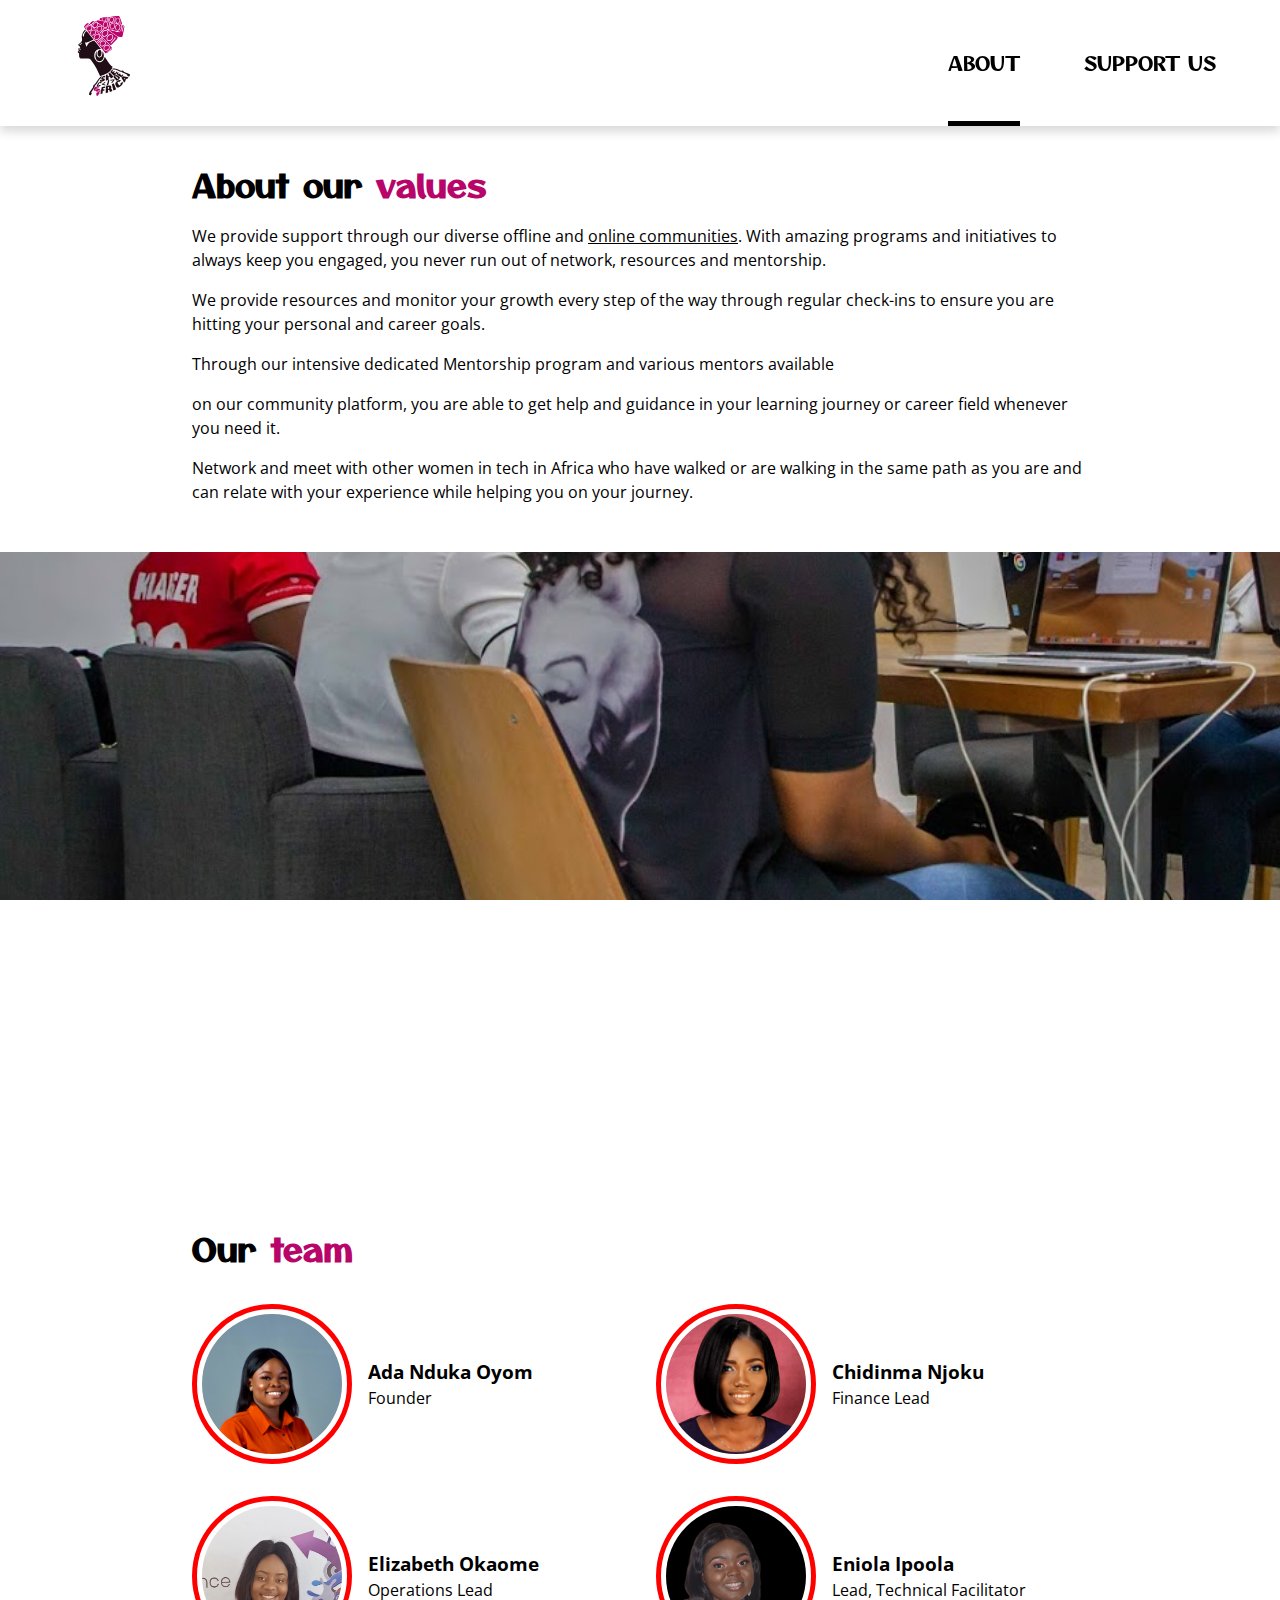
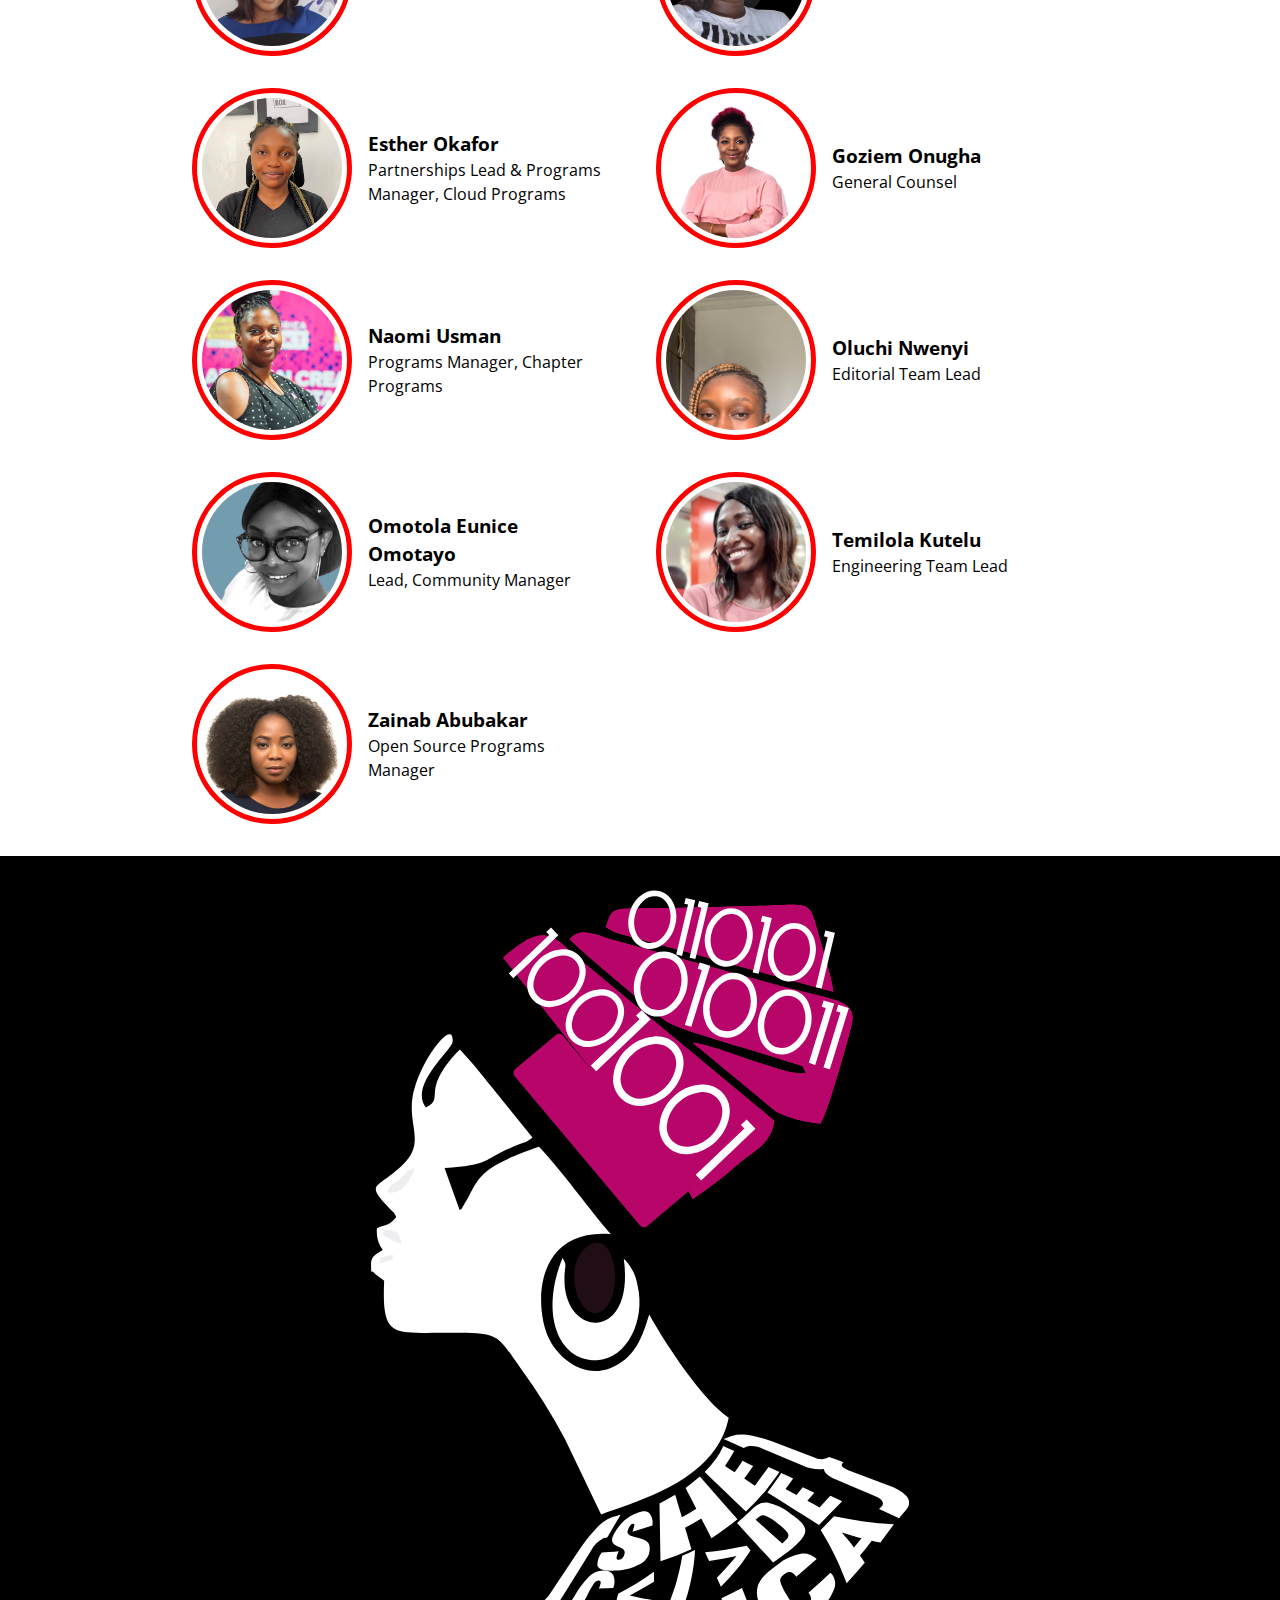
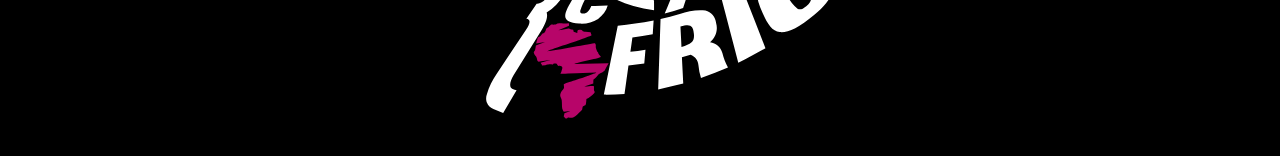
<file: pages/about.html>
<!DOCTYPE html>
<html lang="en">
<head>
    <meta charset="UTF-8">
    <meta http-equiv="X-UA-Compatible" content="IE=edge">
    <meta name="viewport" content="width=device-width, initial-scale=1.0">
    <title>She Code Africa - About</title>
    <link rel="stylesheet" href="../css/reset.css">
    <link rel="stylesheet" href="../css/main.css">
</head>
<body>
    <header>
        <nav>
            <ul>
                <li><a style="border-bottom: .3125rem solid #000;" href="about.html">ABOUT</a></li>
                <li><a href="../index.html" class="logo"><?xml version="1.0" encoding="UTF-8"?>
                    <!DOCTYPE svg PUBLIC "-//W3C//DTD SVG 1.1//EN" "http://www.w3.org/Graphics/SVG/1.1/DTD/svg11.dtd">
                    <!-- Creator: CorelDRAW 2018 (64-Bit Evaluation Version) -->
                    <svg xmlns="http://www.w3.org/2000/svg" xml:space="preserve" width="2.23364in" height="3.41434in" version="1.1" style="shape-rendering:geometricPrecision; text-rendering:geometricPrecision; image-rendering:optimizeQuality; fill-rule:evenodd; clip-rule:evenodd"
                    viewBox="0 0 999.41 1527.69"
                     xmlns:xlink="http://www.w3.org/1999/xlink">
                     <defs>
                      <style type="text/css">
                       <![CDATA[
                        .fil4 {fill:none}
                        .fil0 {fill:#210D15}
                        .fil2 {fill:#B70569}
                        .fil5 {fill:#EEEEF0}
                        .fil1 {fill:deeppink}
                        .fil6 {fill:#210D15;fill-rule:nonzero}
                        .fil3 {fill:#FEFEFE;fill-rule:nonzero}
                       ]]>
                      </style>
                        <clipPath id="id0">
                         <path d="M529.62 710.97c31.44,-1.92 28.01,-3.71 48.6,-21.69 13.18,-11.53 24.85,-20.18 38.03,-29.93 46.68,-34.87 45.58,-36.52 10.02,-76.47 -81,-90.89 -189.19,-194.96 -269.65,-284.89l-134.83 -142.38c-36.52,-37.48 -47.37,-12.36 -78.26,14.14 -39.4,33.77 -10.02,53.27 14.69,83.48 107.92,131.39 276.65,333.22 371.25,457.88l0.14 -0.14z"/>
                        </clipPath>
                        <clipPath id="id1">
                         <path d="M232.23 145.17l290.66 308.92c27.46,29.24 83.61,76.89 97.62,105.99 14.83,-8.65 60.96,-53.96 75.79,-69.47 28.83,-30.07 60.55,-44.21 62.2,-88.28l-389.37 -269.79c-43.93,-29.93 -64.25,-66.45 -137.02,12.63l0.14 0z"/>
                        </clipPath>
                        <clipPath id="id2">
                         <path d="M351.95 99.99c6.45,8.51 178.07,129.47 194.82,137.85 27.6,13.87 182.47,41.6 234.23,54.37 22.1,5.49 21.01,1.37 28.15,17.03 -28.97,11.67 -167.64,-37.76 -213.5,-37.89l165.31 114.23c21.28,8.24 59.86,16.61 83.75,14.42 11.67,-22.52 34.46,-146.5 40.78,-184.53 8.92,-53.96 -34.87,-42.43 -159.4,-67l-287.09 -52.45c-36.8,-6.59 -68.1,-22.79 -87.18,3.98l0.14 -0z"/>
                        </clipPath>
                        <clipPath id="id3">
                         <path d="M416.76 71.71l8.37 4.53c6.18,2.47 6.32,2.88 13.18,4.81l408.32 73.59c-5.08,-27.32 -30.21,-85.26 -41.88,-117.94 -17.85,-49.7 -23.34,-37.76 -114.64,-27.87 -49.29,5.36 -98.03,11.67 -148.14,16.48 -26.22,2.47 -50.25,4.81 -76.06,7.55 -37.34,4.12 -42.15,3.71 -48.88,38.72l-0.27 0.14z"/>
                        </clipPath>
                     </defs>
                     <g id="Layer_x0020_1">
                      <metadata id="CorelCorpID_0Corel-Layer"/>
                      <g id="_975775616032">
                       <path class="fil0" d="M46.88 597.56c-14.14,17.03 -17.3,12.49 -35.84,20.87 -1.1,22.24 3.43,26.91 10.85,40.5 -11.95,7.41 -22.79,11.26 -21.83,28.83 1.23,23.2 -2.75,3.57 7.14,15.1l17.16 13.32c-4.53,105.86 14.83,96.52 111.76,96.11 107.5,-0.41 94.32,1.65 141.97,67.14 30.21,41.46 54.92,80.87 80.59,128.92l67.55 140.87c74.28,-27.32 213.49,-64.67 236.29,-179.31 -47.51,-31.71 -116.43,-135.65 -147.18,-191.39 -13.32,42.84 -26.09,80.73 -71.26,99.13 -51.9,21.14 -98.31,-20.32 -114.78,-55.06 -26.91,-56.29 -28.83,-204.02 115.05,-193.04 -22.79,-23.62 -92.95,-120.13 -133.18,-161.87 -121.23,41.33 -110.25,61.51 -139.77,108.6 -6.18,9.89 0.55,2.75 -7.28,8.65l-27.87 -77.98c84.71,-4.94 73.45,-16.61 124.8,-38.58 21.97,-9.34 26.36,-7.83 38.03,-17.99l-65.49 -81c-24.16,-29.66 -43.52,-55.33 -69.06,-82.1 -75.24,76.75 -25.54,90.34 -62.74,107.37 -32.4,-40.78 48.05,-106.82 49.29,-121.37 3.71,-42.84 -47.09,15.65 -68.51,79.08 -23.62,69.47 23.2,102.42 -22.38,147.05 -49.98,48.88 -73.32,32.26 -23.89,84.58 6.86,7.28 5.08,3.3 10.3,13.45l0.28 0.14z"/>
                       <path class="fil1" d="M529.62 710.97c31.44,-1.92 28.01,-3.71 48.6,-21.69 13.18,-11.53 24.85,-20.18 38.03,-29.93 46.68,-34.87 45.58,-36.52 10.02,-76.47 -81,-90.89 -189.19,-194.96 -269.65,-284.89l-134.83 -142.38c-36.52,-37.48 -47.37,-12.36 -78.26,14.14 -39.4,33.77 -10.02,53.27 14.69,83.48 107.92,131.39 276.65,333.22 371.25,457.88l0.14 -0.14z"/>
                       <path class="fil2" d="M529.62 710.97c31.44,-1.92 28.01,-3.71 48.6,-21.69 13.18,-11.53 24.85,-20.18 38.03,-29.93 46.68,-34.87 45.58,-36.52 10.02,-76.47 -81,-90.89 -189.19,-194.96 -269.65,-284.89l-134.83 -142.38c-36.52,-37.48 -47.37,-12.36 -78.26,14.14 -39.4,33.77 -10.02,53.27 14.69,83.48 107.92,131.39 276.65,333.22 371.25,457.88l0.14 -0.14z"/>
                       <g style="clip-path:url(#id0)">
                        <g>
                         <polygon id="1" class="fil3" points="223.72,150.11 131.18,231.66 122.67,222.05 205.46,148.87 200.1,142.69 209.85,134.18 223.72,149.83 223.58,149.97 "/>
                         <path id="_2" class="fil3" d="M191.45 206.26c-10.57,9.47 -17.16,20.32 -19.63,32.68 -2.47,12.08 -0.14,22.1 6.73,29.93 7,7.83 16.61,11.4 28.97,10.44 12.63,-0.96 24.16,-6.18 34.74,-15.51 10.71,-9.34 17.3,-20.18 19.77,-32.54 2.47,-12.08 0.14,-22.1 -6.86,-29.93 -6.86,-7.83 -16.48,-11.26 -28.83,-10.44 -12.63,0.96 -24.16,6.04 -34.87,15.38l0 0zm-8.24 -9.34c13.18,-11.53 27.6,-17.71 43.39,-18.54 16.06,-0.82 28.7,3.98 38.03,14.55 9.34,10.57 12.63,23.75 9.75,39.54 -2.75,15.51 -10.71,29.11 -23.89,40.64 -13.04,11.67 -27.46,17.85 -43.25,18.54 -15.93,0.96 -28.7,-3.98 -38.03,-14.55 -9.34,-10.57 -12.49,-23.75 -9.75,-39.4 2.75,-15.51 10.71,-29.11 23.75,-40.78l0 -0z"/>
                         <path id="_3" class="fil3" d="M264.77 288.5c-10.57,9.47 -17.16,20.32 -19.63,32.68 -2.47,12.08 -0.14,22.1 6.73,29.93 7,7.83 16.61,11.4 28.97,10.44 12.63,-0.96 24.16,-6.18 34.74,-15.51 10.71,-9.34 17.3,-20.18 19.77,-32.54 2.47,-12.08 0.14,-22.1 -6.86,-29.93 -6.86,-7.83 -16.48,-11.26 -28.83,-10.44 -12.63,0.96 -24.16,6.04 -34.87,15.38l0 0zm-8.24 -9.34c13.18,-11.53 27.6,-17.71 43.39,-18.54 16.06,-0.82 28.7,3.98 38.03,14.55 9.34,10.57 12.63,23.75 9.75,39.54 -2.75,15.51 -10.71,29.11 -23.89,40.64 -13.04,11.67 -27.46,17.85 -43.25,18.54 -15.93,0.96 -28.7,-3.98 -38.03,-14.55 -9.34,-10.57 -12.49,-23.75 -9.75,-39.4 2.75,-15.51 10.71,-29.11 23.75,-40.78l0 -0z"/>
                         <path id="_4" class="fil3" d="M337.95 370.61c-10.57,9.47 -17.16,20.32 -19.63,32.68 -2.47,12.08 -0.14,22.1 6.73,29.93 7,7.83 16.61,11.4 28.97,10.44 12.63,-0.96 24.16,-6.18 34.74,-15.51 10.71,-9.34 17.3,-20.18 19.77,-32.54 2.47,-12.08 0.14,-22.1 -6.86,-29.93 -6.86,-7.83 -16.48,-11.26 -28.83,-10.44 -12.63,0.96 -24.16,6.04 -34.87,15.38l0 0zm-8.24 -9.34c13.18,-11.53 27.6,-17.71 43.39,-18.54 16.06,-0.82 28.7,3.98 38.03,14.55 9.34,10.57 12.63,23.75 9.75,39.54 -2.75,15.51 -10.71,29.11 -23.89,40.64 -13.04,11.67 -27.46,17.85 -43.25,18.54 -15.93,0.96 -28.7,-3.98 -38.03,-14.55 -9.34,-10.57 -12.49,-23.75 -9.75,-39.4 2.75,-15.51 10.71,-29.11 23.75,-40.78l0 -0z"/>
                         <polygon id="_5" class="fil3" points="463.16,418.52 370.63,500.21 362.11,490.47 445.04,417.43 439.55,411.25 449.3,402.6 463.16,418.25 463.03,418.39 "/>
                         <polygon id="_6" class="fil3" points="482.8,440.63 390.26,522.18 381.75,512.57 464.68,439.39 459.18,433.21 468.93,424.7 482.8,440.35 482.66,440.49 "/>
                         <path id="_7" class="fil3" d="M450.53 496.78c-10.57,9.47 -17.16,20.32 -19.63,32.68 -2.47,12.08 -0.14,22.1 6.73,29.93 7,7.83 16.61,11.4 28.97,10.44 12.63,-0.96 24.16,-6.18 34.74,-15.51 10.71,-9.34 17.3,-20.18 19.77,-32.54 2.47,-12.08 0.14,-22.1 -6.86,-29.93 -6.86,-7.83 -16.48,-11.26 -28.83,-10.44 -12.63,0.96 -24.16,6.04 -34.87,15.38l0 0zm-8.24 -9.34c13.18,-11.53 27.6,-17.71 43.39,-18.54 16.06,-0.82 28.7,3.98 38.03,14.55 9.34,10.57 12.63,23.75 9.75,39.54 -2.75,15.51 -10.71,29.11 -23.89,40.64 -13.04,11.67 -27.46,17.85 -43.25,18.54 -15.93,0.96 -28.7,-3.98 -38.03,-14.55 -9.34,-10.57 -12.49,-23.75 -9.75,-39.4 2.75,-15.51 10.71,-29.11 23.75,-40.78l0 -0z"/>
                         <path id="_8" class="fil3" d="M523.85 579.02c-10.57,9.47 -17.16,20.32 -19.63,32.68 -2.47,12.08 -0.14,22.1 6.73,29.93 7,7.83 16.61,11.4 28.97,10.44 12.63,-0.96 24.16,-6.18 34.73,-15.51 10.71,-9.34 17.3,-20.18 19.77,-32.54 2.47,-12.08 0.14,-22.1 -6.86,-29.93 -6.86,-7.83 -16.48,-11.26 -28.83,-10.44 -12.63,0.96 -24.16,6.04 -34.87,15.38l0 0zm-8.24 -9.34c13.18,-11.53 27.59,-17.71 43.38,-18.54 16.06,-0.82 28.7,3.98 38.03,14.55 9.34,10.57 12.63,23.75 9.75,39.54 -2.75,15.51 -10.71,29.11 -23.89,40.64 -13.04,11.67 -27.46,17.85 -43.25,18.54 -15.93,0.96 -28.7,-3.98 -38.03,-14.55 -9.34,-10.57 -12.49,-23.75 -9.75,-39.4 2.75,-15.51 10.71,-29.11 23.75,-40.78l0 -0z"/>
                         <polygon id="_9" class="fil3" points="648.93,626.94 556.39,708.63 547.88,698.88 630.8,625.7 625.31,619.53 635.06,611.01 648.93,626.67 648.79,626.8 "/>
                        </g>
                       </g>
                       <path class="fil4" d="M529.62 710.97c31.44,-1.92 28.01,-3.71 48.6,-21.69 13.18,-11.53 24.85,-20.18 38.03,-29.93 46.68,-34.87 45.58,-36.52 10.02,-76.47 -81,-90.89 -189.19,-194.96 -269.65,-284.89l-134.83 -142.38c-36.52,-37.48 -47.37,-12.36 -78.26,14.14 -39.4,33.77 -10.02,53.27 14.69,83.48 107.92,131.39 276.65,333.22 371.25,457.88l0.14 -0.14z"/>
                       <path class="fil1" d="M232.23 145.17l290.66 308.92c27.46,29.24 83.61,76.89 97.62,105.99 14.83,-8.65 60.96,-53.96 75.79,-69.47 28.83,-30.07 60.55,-44.21 62.2,-88.28l-389.37 -269.79c-43.93,-29.93 -64.25,-66.45 -137.02,12.63l0.14 0z"/>
                       <path class="fil2" d="M232.23 145.17l290.66 308.92c27.46,29.24 83.61,76.89 97.62,105.99 14.83,-8.65 60.96,-53.96 75.79,-69.47 28.83,-30.07 60.55,-44.21 62.2,-88.28l-389.37 -269.79c-43.93,-29.93 -64.25,-66.45 -137.02,12.63l0.14 0z"/>
                       <g style="clip-path:url(#id1)">
                        <g>
                         <polygon id="1" class="fil3" points="513.83,235.37 422.11,339.58 411.13,329.97 493.51,236.61 486.5,230.56 496.12,219.58 513.83,235.09 513.69,235.23 "/>
                         <path id="_2_1" class="fil3" d="M485.82 302.78c-10.44,12.08 -16.34,25.12 -17.3,39.27 -0.96,13.87 2.88,24.71 11.81,32.4 8.92,7.83 20.04,10.44 33.77,7.69 13.87,-2.88 26.09,-10.3 36.52,-22.24 10.57,-11.95 16.48,-24.99 17.57,-39.13 0.96,-13.87 -2.88,-24.71 -11.81,-32.54 -8.79,-7.83 -20.04,-10.3 -33.64,-7.55 -13.87,2.88 -26.09,10.16 -36.8,22.1l-0.13 0zm-10.57 -9.34c13.04,-14.69 28.28,-23.62 45.86,-26.77 17.71,-3.16 32.54,0.41 44.48,10.85 11.95,10.57 17.44,24.71 16.34,42.7 -0.82,17.71 -7.83,33.91 -20.87,48.6 -12.91,14.83 -28.14,23.75 -45.58,26.91 -17.71,3.3 -32.54,-0.41 -44.48,-10.85 -11.81,-10.44 -17.3,-24.71 -16.34,-42.7 0.82,-17.71 7.83,-34.05 20.73,-48.74l-0.14 0z"/>
                         <path id="_3_2" class="fil3" d="M578.9 384.34c-10.44,12.08 -16.34,25.12 -17.3,39.27 -0.96,13.87 2.88,24.71 11.67,32.4 8.92,7.83 20.04,10.3 33.77,7.69 13.87,-2.88 26.09,-10.3 36.52,-22.24 10.57,-11.95 16.48,-24.99 17.57,-39.13 0.96,-13.87 -2.88,-24.71 -11.81,-32.54 -8.79,-7.83 -20.04,-10.3 -33.64,-7.55 -13.87,2.88 -26.09,10.16 -36.8,22.1l0 0zm-10.57 -9.34c13.04,-14.69 28.28,-23.62 45.86,-26.77 17.71,-3.16 32.54,0.41 44.48,10.85 11.95,10.57 17.44,24.71 16.34,42.7 -0.82,17.71 -7.83,33.91 -20.87,48.6 -12.91,14.83 -28.15,23.75 -45.58,26.91 -17.71,3.3 -32.54,-0.41 -44.48,-10.85 -11.81,-10.44 -17.3,-24.71 -16.34,-42.7 0.82,-17.71 7.83,-34.05 20.73,-48.74l-0.14 0z"/>
                         <polygon id="_4_3" class="fil3" points="725.26,420.44 633.41,524.52 622.57,514.91 704.8,421.54 697.8,415.5 707.55,404.52 725.26,420.03 725.12,420.31 "/>
                        </g>
                       </g>
                       <path class="fil4" d="M232.23 145.17l290.66 308.92c27.46,29.24 83.61,76.89 97.62,105.99 14.83,-8.65 60.96,-53.96 75.79,-69.47 28.83,-30.07 60.55,-44.21 62.2,-88.28l-389.37 -269.79c-43.93,-29.93 -64.25,-66.45 -137.02,12.63l0.14 0z"/>
                       <path class="fil1" d="M351.95 99.99c6.45,8.51 178.07,129.47 194.82,137.85 27.6,13.87 182.47,41.6 234.23,54.37 22.1,5.49 21.01,1.37 28.15,17.03 -28.97,11.67 -167.64,-37.76 -213.5,-37.89l165.31 114.23c21.28,8.24 59.86,16.61 83.75,14.42 11.67,-22.52 34.46,-146.5 40.78,-184.53 8.92,-53.96 -34.87,-42.43 -159.4,-67l-287.09 -52.45c-36.8,-6.59 -68.1,-22.79 -87.18,3.98l0.14 -0z"/>
                       <path class="fil2" d="M351.95 99.99c6.45,8.51 178.07,129.47 194.82,137.85 27.6,13.87 182.47,41.6 234.23,54.37 22.1,5.49 21.01,1.37 28.15,17.03 -28.97,11.67 -167.64,-37.76 -213.5,-37.89l165.31 114.23c21.28,8.24 59.86,16.61 83.75,14.42 11.67,-22.52 34.46,-146.5 40.78,-184.53 8.92,-53.96 -34.87,-42.43 -159.4,-67l-287.09 -52.45c-36.8,-6.59 -68.1,-22.79 -87.18,3.98l0.14 -0z"/>
                       <g style="clip-path:url(#id2)">
                        <g>
                         <path id="1" class="fil3" d="M491.31 160.4c-2.88,13.32 -1.65,25.54 3.43,36.52 5.08,10.71 12.49,17.16 22.24,19.22 9.89,2.2 19.36,-0.69 28.42,-8.37 9.2,-7.96 15.24,-18.54 17.99,-31.85 2.88,-13.32 1.78,-25.54 -3.3,-36.52 -5.08,-10.71 -12.49,-17.16 -22.38,-19.36 -9.89,-2.06 -19.22,0.69 -28.28,8.37 -9.2,7.96 -15.24,18.54 -18.12,31.85l0 0.14zm-11.81 -2.47c3.57,-16.48 11.26,-29.38 23.07,-38.99 11.81,-9.75 24.44,-13.32 37.62,-10.44 13.32,2.88 23.34,11.26 30.07,24.99 6.73,13.59 8.37,28.56 4.67,45.03 -3.43,16.48 -11.12,29.52 -22.79,39.13 -11.81,9.75 -24.44,13.32 -37.62,10.44 -13.18,-2.88 -23.2,-11.26 -30.07,-24.99 -6.73,-13.59 -8.37,-28.56 -4.94,-45.03l0 -0.14z"/>
                         <polygon id="_2_5" class="fil3" points="615.43,126.36 590.44,242.37 578.22,239.76 600.6,135.83 592.91,134.18 595.52,121.96 615.29,126.22 615.15,126.36 "/>
                         <path id="_3_6" class="fil3" d="M622.57 188.41c-2.88,13.32 -1.65,25.54 3.43,36.52 5.08,10.71 12.49,17.16 22.24,19.22 9.89,2.2 19.36,-0.69 28.42,-8.37 9.2,-7.96 15.24,-18.54 17.99,-31.85 2.88,-13.32 1.78,-25.54 -3.3,-36.52 -5.08,-10.71 -12.49,-17.16 -22.38,-19.36 -9.89,-2.06 -19.22,0.69 -28.28,8.37 -9.2,7.96 -15.24,18.54 -18.12,31.85l0 0.14zm-11.81 -2.47c3.57,-16.48 11.26,-29.38 23.07,-38.99 11.81,-9.75 24.44,-13.32 37.62,-10.44 13.32,2.88 23.34,11.26 30.07,24.99 6.73,13.59 8.37,28.56 4.67,45.03 -3.43,16.48 -11.12,29.52 -22.79,39.13 -11.81,9.75 -24.44,13.32 -37.62,10.44 -13.18,-2.88 -23.2,-11.26 -30.07,-24.99 -6.73,-13.59 -8.37,-28.56 -4.94,-45.03l0 -0.14z"/>
                         <path id="_4_7" class="fil3" d="M726.09 210.52c-2.88,13.32 -1.65,25.54 3.43,36.52 5.08,10.71 12.49,17.16 22.24,19.22 9.89,2.2 19.36,-0.69 28.42,-8.37 9.2,-7.96 15.24,-18.54 17.99,-31.85 2.88,-13.32 1.78,-25.54 -3.3,-36.52 -5.08,-10.71 -12.49,-17.16 -22.38,-19.36 -9.89,-2.06 -19.22,0.69 -28.28,8.37 -9.2,7.96 -15.24,18.54 -18.12,31.85l0 0.14zm-11.81 -2.47c3.57,-16.48 11.26,-29.38 23.07,-38.99 11.81,-9.75 24.44,-13.32 37.62,-10.44 13.32,2.88 23.34,11.26 30.07,24.99 6.73,13.59 8.37,28.56 4.67,45.03 -3.43,16.48 -11.12,29.52 -22.79,39.13 -11.81,9.75 -24.44,13.32 -37.62,10.44 -13.18,-2.88 -23.2,-11.26 -30.07,-24.99 -6.73,-13.59 -8.37,-28.56 -4.94,-45.03l0 -0.14z"/>
                         <polygon id="_5_8" class="fil3" points="850.2,176.61 825.21,292.62 813,289.88 835.51,185.94 827.69,184.3 830.29,172.08 850.07,176.33 850.07,176.47 "/>
                         <polygon id="_6_9" class="fil3" points="877.94,182.51 852.95,298.53 840.87,295.92 863.25,191.85 855.42,190.2 858.03,177.98 877.8,182.24 877.8,182.51 "/>
                        </g>
                       </g>
                       <path class="fil4" d="M351.95 99.99c6.45,8.51 178.07,129.47 194.82,137.85 27.6,13.87 182.47,41.6 234.23,54.37 22.1,5.49 21.01,1.37 28.15,17.03 -28.97,11.67 -167.64,-37.76 -213.5,-37.89l165.31 114.23c21.28,8.24 59.86,16.61 83.75,14.42 11.67,-22.52 34.46,-146.5 40.78,-184.53 8.92,-53.96 -34.87,-42.43 -159.4,-67l-287.09 -52.45c-36.8,-6.59 -68.1,-22.79 -87.18,3.98l0.14 -0z"/>
                       <path class="fil1" d="M416.76 71.71l8.37 4.53c6.18,2.47 6.32,2.88 13.18,4.81l408.32 73.59c-5.08,-27.32 -30.21,-85.26 -41.88,-117.94 -17.85,-49.7 -23.34,-37.76 -114.64,-27.87 -49.29,5.36 -98.03,11.67 -148.14,16.48 -26.22,2.47 -50.25,4.81 -76.06,7.55 -37.34,4.12 -42.15,3.71 -48.88,38.72l-0.27 0.14z"/>
                       <path class="fil2" d="M416.76 71.71l8.37 4.53c6.18,2.47 6.32,2.88 13.18,4.81l408.32 73.59c-5.08,-27.32 -30.21,-85.26 -41.88,-117.94 -17.85,-49.7 -23.34,-37.76 -114.64,-27.87 -49.29,5.36 -98.03,11.67 -148.14,16.48 -26.22,2.47 -50.25,4.81 -76.06,7.55 -37.34,4.12 -42.15,3.71 -48.88,38.72l-0.27 0.14z"/>
                       <g style="clip-path:url(#id3)">
                        <g>
                         <path id="1" class="fil3" d="M468.52 45.76c-1.78,12.08 0,22.93 5.22,32.4 5.08,9.34 12.22,14.55 21.01,15.93 8.92,1.23 17.3,-1.78 24.85,-9.2 7.69,-7.69 12.49,-17.44 14.14,-29.52 1.78,-12.08 0.14,-22.93 -5.08,-32.4 -5.08,-9.34 -12.22,-14.69 -21.14,-15.93 -8.92,-1.23 -17.16,1.78 -24.71,9.2 -7.69,7.69 -12.49,17.44 -14.28,29.52zm-10.71 -1.51c2.2,-14.83 8.37,-27.05 18.26,-36.25 10.02,-9.47 21.01,-13.32 33.09,-11.53 12.08,1.78 21.56,8.65 28.28,20.59 6.86,11.81 9.2,25.12 6.86,39.95 -2.2,14.97 -8.24,27.05 -18.12,36.25 -10.02,9.47 -21.01,13.32 -33.09,11.53 -11.95,-1.78 -21.42,-8.65 -28.28,-20.59 -6.86,-11.67 -9.2,-25.12 -7,-39.95z"/>
                         <polygon id="_2_11" class="fil3" points="577.26,7.73 561.88,112.9 550.89,111.25 564.63,17.07 557.62,16.11 559.27,4.99 577.12,7.59 577.12,7.73 "/>
                         <polygon id="_3_12" class="fil3" points="602.38,11.44 587,116.47 576.02,114.96 589.75,20.64 582.75,19.68 584.4,8.56 602.24,11.16 602.24,11.3 "/>
                         <path id="_4_13" class="fil3" d="M612.54 66.36c-1.78,12.08 0,22.93 5.22,32.4 5.08,9.34 12.22,14.55 21.01,15.93 8.92,1.23 17.3,-1.78 24.85,-9.2 7.69,-7.69 12.49,-17.44 14.14,-29.52 1.78,-12.08 0.14,-22.93 -5.08,-32.4 -5.08,-9.34 -12.22,-14.69 -21.14,-15.93 -8.92,-1.23 -17.16,1.78 -24.71,9.2 -7.69,7.69 -12.49,17.44 -14.28,29.52zm-10.71 -1.51c2.2,-14.83 8.37,-27.05 18.26,-36.25 10.02,-9.47 21.01,-13.32 33.09,-11.53 12.08,1.78 21.56,8.65 28.28,20.59 6.86,11.81 9.2,25.12 6.86,39.95 -2.2,14.97 -8.24,27.05 -18.12,36.25 -10.02,9.47 -21.01,13.32 -33.09,11.53 -11.95,-1.78 -21.42,-8.65 -28.28,-20.59 -6.86,-11.67 -9.2,-25.12 -7,-39.95z"/>
                         <polygon id="_5_14" class="fil3" points="721.28,28.33 705.9,133.5 694.92,131.99 708.65,37.66 701.65,36.7 703.3,25.58 721.14,28.19 721.14,28.33 "/>
                         <path id="_6_15" class="fil3" d="M731.3 83.38c-1.78,12.08 0,22.93 5.22,32.4 5.08,9.34 12.22,14.55 21.01,15.93 8.92,1.23 17.3,-1.78 24.85,-9.2 7.69,-7.69 12.49,-17.44 14.14,-29.52 1.78,-12.08 0.14,-22.93 -5.08,-32.4 -5.08,-9.34 -12.22,-14.69 -21.14,-15.93 -8.92,-1.23 -17.16,1.78 -24.71,9.2 -7.69,7.69 -12.49,17.44 -14.28,29.52zm-10.71 -1.51c2.2,-14.83 8.37,-27.05 18.26,-36.25 10.02,-9.47 21.01,-13.32 33.09,-11.53 12.08,1.78 21.56,8.65 28.28,20.59 6.86,11.81 9.2,25.12 6.86,39.95 -2.2,14.97 -8.24,27.05 -18.12,36.25 -10.02,9.47 -21.01,13.32 -33.09,11.53 -11.95,-1.78 -21.42,-8.65 -28.28,-20.59 -6.86,-11.67 -9.2,-25.12 -7,-39.95z"/>
                         <polygon id="_7_16" class="fil3" points="840.18,45.35 824.8,150.52 813.68,149.01 827.55,54.69 820.55,53.73 822.19,42.6 840.04,45.21 840.04,45.35 "/>
                        </g>
                       </g>
                       <path class="fil4" d="M416.76 71.71l8.37 4.53c6.18,2.47 6.32,2.88 13.18,4.81l408.32 73.59c-5.08,-27.32 -30.21,-85.26 -41.88,-117.94 -17.85,-49.7 -23.34,-37.76 -114.64,-27.87 -49.29,5.36 -98.03,11.67 -148.14,16.48 -26.22,2.47 -50.25,4.81 -76.06,7.55 -37.34,4.12 -42.15,3.71 -48.88,38.72l-0.27 0.14z"/>
                       <path class="fil0" d="M468.24 675.27c21.42,157.2 -113.13,146.77 -109.84,35.29 0.69,-24.16 5.22,-22.93 -3.71,-36.93 -42.43,104.9 -7.28,191.8 63.98,189.61 55.06,-1.78 90.2,-73.59 75.24,-137.43 -5.36,-22.79 -8.79,-31.58 -22.38,-47.23 -0.69,-0.82 -2.2,-2.33 -3.3,-3.43l0 0.14z"/>
                       <path class="fil0" d="M409.07 647.26c-60.69,28.28 -26.36,146.77 15.38,126.45 45.86,-22.38 30.48,-147.73 -15.38,-126.45z"/>
                       <path class="fil5" d="M30.54 552.11c29.24,3.98 41.19,-20.73 50.52,-45.72 -23.34,9.34 -9.61,7.14 -29.66,23.07 -13.59,10.71 -14.69,3.02 -20.87,22.65z"/>
                       <path class="fil5" d="M21.62 621.17c8.92,11.53 -13.73,-0.55 11.95,16.61 7.96,5.36 14,6.18 23.75,9.61 -6.86,-22.79 -6.04,-24.44 -35.7,-26.22z"/>
                       <path class="fil5" d="M16.54 673.62c7.69,6.18 -20.59,15.38 15.93,5.08 17.03,-4.81 3.02,-0.55 8.37,-11.95l-24.3 7 0 -0.14z"/>
                       <polygon class="fil3" points="330.26,94.78 254.06,181.14 245,173.17 313.24,95.74 307.47,90.66 315.57,81.6 330.26,94.5 330.12,94.64 "/>
                       <path id="_1_17" class="fil3" d="M306.92 150.66c-8.65,10.02 -13.45,20.87 -14.42,32.54 -0.82,11.53 2.47,20.46 9.75,26.91 7.41,6.45 16.61,8.65 28.01,6.32 11.53,-2.33 21.69,-8.51 30.34,-18.54 8.79,-9.89 13.59,-20.73 14.55,-32.4 0.82,-11.53 -2.47,-20.46 -9.75,-26.91 -7.28,-6.45 -16.61,-8.51 -28.01,-6.32 -11.53,2.33 -21.69,8.51 -30.48,18.4zm-8.79 -7.69c10.85,-12.22 23.48,-19.63 38.03,-22.24 14.69,-2.61 27.05,0.27 36.8,9.06 9.89,8.79 14.42,20.59 13.59,35.42 -0.69,14.69 -6.45,28.15 -17.3,40.37 -10.71,12.22 -23.34,19.77 -37.89,22.24 -14.69,2.75 -27.05,-0.27 -36.93,-9.06 -9.89,-8.65 -14.42,-20.46 -13.59,-35.42 0.69,-14.69 6.45,-28.28 17.3,-40.5l0 0.14z"/>
                       <path id="_2_18" class="fil3" d="M384.22 218.34c-8.65,10.02 -13.45,20.87 -14.42,32.54 -0.82,11.53 2.47,20.46 9.75,26.91 7.41,6.45 16.61,8.65 28.01,6.32 11.53,-2.33 21.69,-8.51 30.34,-18.54 8.79,-9.89 13.59,-20.73 14.55,-32.4 0.82,-11.53 -2.47,-20.46 -9.75,-26.91 -7.28,-6.45 -16.61,-8.51 -28.01,-6.32 -11.53,2.33 -21.69,8.51 -30.48,18.4zm-8.79 -7.69c10.85,-12.22 23.48,-19.63 38.03,-22.24 14.69,-2.61 27.05,0.27 36.8,9.06 9.89,8.79 14.42,20.59 13.59,35.42 -0.69,14.69 -6.45,28.15 -17.3,40.37 -10.71,12.22 -23.34,19.77 -37.89,22.24 -14.69,2.75 -27.05,-0.27 -36.93,-9.06 -9.89,-8.65 -14.42,-20.46 -13.59,-35.42 0.69,-14.69 6.45,-28.28 17.3,-40.5l0 0.14z"/>
                       <path class="fil6" d="M484.84 1166.79c4.11,-1.2 3.8,1.72 -0.42,14.43 11.54,-3.33 23.78,-7.1 36.72,-11.52 0.88,-11.05 -1.2,-18.98 -6.12,-23.36 -4.52,-4.03 -11.31,-4.32 -22.23,0.21 -10.79,4.48 -18.12,8.82 -24.16,14.43 -6.05,5.61 -11.41,12.72 -17.3,22.34 -8.7,14.21 -4.47,19.98 2.46,23.76 8.11,4.42 18.85,6.42 15.62,16.01 -1.97,5.82 -4.19,9.57 -10.09,10.19 -7.31,0.77 -4.19,-6.79 -0.42,-15.89 -11.61,1.26 -22.05,2.05 -31.34,2.49 -5.98,9.61 -10.08,18.14 -8.23,24.27 1.92,6.38 11.41,10.74 32.5,9.12 26.2,-2.01 42.65,-8.24 52.05,-15.43 9.59,-7.33 11.59,-15.55 12.38,-24.57 1.38,-15.66 -12.5,-18.58 -24.48,-21.34 -10.46,-2.41 -19.48,-4.71 -15.83,-13.73 3.27,-8.06 5.31,-10.35 8.9,-11.4zm97.88 -66.67c3.31,6.4 6.61,12.83 9.92,19.24 3.3,6.4 6.61,12.82 9.88,19.24 -8.69,5.54 -17.62,10.82 -26.63,15.89 -2.08,-6.96 -4.15,-13.89 -6.23,-20.83 -2.08,-6.94 -4.15,-13.89 -6.23,-20.83 -9.78,5.63 -19.45,11.22 -29.02,16.08 0.32,17.85 0.61,35.65 0.91,53.5 0.3,17.83 0.6,35.65 0.91,53.5 18.99,-6.1 38.16,-13.68 57.29,-22.24 -1.97,-6.59 -3.96,-13.17 -5.91,-19.76 -1.95,-6.58 -3.9,-13.22 -5.87,-19.78 10.2,-5.49 20.29,-11.26 30.07,-17.41 3.17,6.07 6.3,12.17 9.43,18.27 3.13,6.1 6.26,12.17 9.39,18.24 17.23,-11.17 33.24,-23.13 48.26,-35.25 -11.61,-13.15 -23.25,-26.27 -34.86,-39.44 -11.58,-13.14 -23.21,-26.3 -34.82,-39.44 -8.47,7.19 -17.37,14.19 -26.52,21.01zm73.02 -40.72c6.51,-9.31 12.24,-18.5 16.95,-27.62 -6.75,-3.14 -13.51,-6.28 -20.29,-9.42 -3.55,8.19 -7.93,16.45 -13.61,24.34 -5.93,8.24 -13.08,16.06 -20.65,23.94 12.7,12.24 25.45,24.41 38.16,36.65 12.68,12.21 25.43,24.46 38.13,36.67 13.01,-12.85 25.22,-25.18 35.73,-37.91 9.84,-11.92 18.08,-24.15 26.48,-35.37 -6.75,-3.14 -13.54,-6.28 -20.29,-9.42 -7.77,11.08 -16.14,22.62 -25.18,34.65 -6.61,-4.35 -13.19,-8.7 -19.8,-13.05 5.87,-7.89 11.33,-15.61 16.5,-23.18 -6.51,-3.28 -12.98,-6.61 -19.45,-9.91 -4.54,7.03 -9.43,14.19 -14.74,21.43 -5.98,-3.93 -11.92,-7.89 -17.94,-11.8z"/>
                       <path class="fil6" d="M392.65 1333.05c-4.06,-0.18 -5.79,-1.38 -4.9,-5.7 0.9,-4.35 4.48,-11.92 11.22,-25.05 6.59,-12.82 10.69,-20.46 13.96,-24.86 3.31,-4.44 5.69,-5.66 8.8,-5.64 5.64,0.03 4.16,6.12 0.42,14.67 8.43,-0.06 17.23,-0.11 26.61,-0.81 3.11,-9.93 3.08,-17.96 0.16,-23.46 -2.94,-5.54 -8.33,-8.95 -17.6,-8.89 -11.33,0.08 -19.31,3.51 -27.4,11.08 -7.98,7.47 -16.24,19.13 -26.92,36.33 -11.02,17.75 -17.54,29.61 -17.23,37.57 0.32,8.03 8.04,12.26 25.76,13.3 14.21,0.83 26.11,-2.64 35.09,-8.64 8.98,-6 14.75,-14.65 17.86,-24.58 -10.64,0.53 -20.76,0.53 -30.45,0.48 -3.85,8.84 -8.01,14.52 -15.39,14.2zm62.33 -25.64c9.59,4.18 19.77,8.59 31.09,11.78 11.88,3.35 24.76,5.67 38.25,7.83 -0.05,-6.17 -0.05,-12.34 -0.1,-18.52 -16.07,-2.36 -31.03,-5.33 -44.89,-8.87 15.17,-8.11 30.14,-16.81 44.79,-25.61 0,-6.17 0,-12.37 0,-18.55 -10.54,7.32 -21.3,14.83 -32.46,21.8 -11.02,6.89 -22.5,12.99 -33.83,19.13 -0.89,3.68 -1.9,7.35 -2.84,11zm121.61 -81.62c-3.16,17.82 -6.84,35.69 -12.17,53.22 -5.47,18.02 -12.7,36.02 -20.39,53.78 11.33,-2.8 22.66,-6.42 34.09,-10.13 6.06,-18.01 11.66,-35.93 15.33,-54.26 3.55,-17.76 5.48,-35.46 6.85,-53.05 -7.9,3.73 -15.81,7.1 -23.71,10.44zm119.35 -18.38c-13.28,2.69 -26.23,5.33 -39.2,7.38 -12.74,2.01 -25.45,3.45 -37.94,4.41 2.53,5.53 5.06,11.05 7.59,16.55 16.81,-2.3 33.72,-5.47 50.69,-9.2 -11.01,13.63 -23.24,26.99 -36.52,40.12 2.53,5.53 5.06,11.05 7.59,16.55 10.96,-11.14 21.49,-21.97 30.72,-33.53 8.9,-11.14 16.7,-22.61 24.13,-33.69 -2.32,-2.86 -4.74,-5.7 -7.06,-8.59zm80.35 -60.15c-18.55,-12.4 -31.57,-19.16 -42.52,-20.06 -10.8,-0.89 -19.62,4.29 -31.35,15.88 -7.56,7.46 -15.91,14.56 -24.4,21.94 11.17,12.2 22.28,24.42 33.41,36.64 11.11,12.21 22.29,24.41 33.4,36.61 12.44,-9.06 24.98,-17.58 36.31,-26.91 17.51,-14.42 24.7,-25.21 23.03,-34.96 -1.65,-9.61 -12.43,-18.83 -30.98,-31.23 1.05,0.67 2.05,1.37 3.11,2.08zm-24.08 18.04c13.54,10.63 19.95,16.75 20.97,21.83 1.03,5.1 -3.27,9.26 -11.33,16.1 -8.17,-7.35 -16.38,-14.71 -24.55,-22.05 -8.21,-7.36 -16.39,-14.73 -24.55,-22.11 6.27,-5.95 10.05,-9.09 15.6,-8.16 5.68,0.95 13.17,5.92 26.66,16.61 -0.89,-0.76 -1.84,-1.49 -2.79,-2.22zm15.6 -63.32c4.95,-6.45 9.64,-12.85 14.12,-19.19 -7.32,-3.4 -14.65,-6.79 -21.97,-10.19 -7.59,11.78 -16.18,23.74 -25.77,35.97 15.91,10.04 31.83,20.06 47.74,30.08 15.91,10.02 31.88,20.06 47.84,30.05 14.91,-15.21 29.3,-29.77 43.1,-43.74 -7.32,-3.4 -14.7,-6.79 -22.02,-10.19 -6.48,7.01 -13.12,14.14 -19.92,21.41 -7.53,-4.07 -15.02,-8.16 -22.6,-12.23 4.37,-4.99 8.69,-9.9 12.86,-14.76 -7.17,-3.45 -14.28,-6.9 -21.45,-10.38 -3.69,4.71 -7.59,9.45 -11.54,14.25 -6.74,-3.7 -13.59,-7.38 -20.39,-11.08z"/>
                       <path class="fil6" d="M469.53 1482.37c1.24,-8.84 2.4,-17.66 3.67,-26.46 1.27,-8.85 2.48,-17.65 3.72,-26.5 9.54,-0.89 19.3,-2 29.28,-3.58 0.76,-8.52 1.51,-16.94 2.21,-25.46 -9.55,1.68 -18.82,2.72 -27.93,3.65 1.24,-8.81 2.48,-17.72 3.67,-26.57 12.19,-1.4 24.75,-3.33 37.7,-5.91 0.49,-8.49 1.08,-17.01 1.62,-25.49 -23.24,4.51 -45.3,7.16 -66.44,9.74 -4.26,21.3 -8.6,42.57 -12.89,63.8 -4.28,21.22 -8.57,42.5 -12.89,63.73 12.35,0.11 25.13,-0.21 38.29,-0.97zm122.47 -73c9.33,2.79 12.74,10.85 14.51,19.51 1.79,8.77 1.83,18.22 4.69,23.74 16.5,-6.09 33.22,-12.57 50.05,-19.51 -4.75,-5.44 -6.53,-16.87 -10.41,-26.96 -3.88,-10.1 -9.98,-19.01 -22.81,-20.09 11.97,-9.85 14.04,-21.77 11.11,-35.8 -2.68,-12.85 -8.75,-20.48 -19.63,-22.98 -10.53,-2.43 -25.75,0.26 -47.51,6.77 -12,3.59 -23.89,6.8 -35.59,9.31 -0.7,21.73 -1.48,43.47 -2.21,65.23 -0.73,21.73 -1.46,43.5 -2.16,65.23 15.21,-3.15 30.63,-7.02 46.43,-10.96 -0.38,-8.13 -0.81,-16.19 -1.19,-24.31 -0.38,-8.06 -0.86,-16.15 -1.24,-24.24 5.28,-1.65 10.62,-3.26 15.96,-4.94zm-18.82 -52.09c18.82,-5.73 23.3,-1.57 24.81,12.6 1.51,14.15 -2.43,19.01 -22.92,25.31 -0.27,-6.34 -0.6,-12.67 -0.92,-18.94 -0.32,-6.3 -0.65,-12.64 -0.97,-18.98zm75.88 -52.42c5.23,19.87 10.41,39.78 15.64,59.61 5.23,19.87 10.41,39.74 15.58,59.65 16.99,-8.09 33.71,-17.44 50.37,-26.96 -7.23,-18.58 -14.51,-37.17 -21.79,-55.71 -7.28,-18.55 -14.51,-37.16 -21.79,-55.75 -12.57,6.91 -25.29,13.18 -38.02,19.16zm157.2 14.46c-6.75,5.4 -11.34,7.47 -16.23,4.83 -4.87,-2.62 -10.17,-10.01 -18.5,-23.31 -8.17,-13.05 -12.53,-21.19 -13.48,-27.1 -0.94,-5.87 1.63,-9.58 7.39,-13.78 9.99,-7.29 16.23,-3.29 22.27,4.62 13,-10.96 25.61,-21.77 37.91,-32.62 -7.87,-7.63 -17.5,-11.1 -29.12,-9.99 -11.52,1.1 -25.08,7.1 -41.79,18.94 -22.55,15.98 -34.44,27.98 -38.34,41.64 -3.97,13.87 -0.05,29.07 9.06,49.48 9.43,21.12 17.83,33.71 31.76,35.34 14.21,1.66 34.48,-7.6 64.12,-32.29 21.38,-17.81 32.55,-34.38 36.67,-47.55 3.96,-12.65 1.08,-22.73 -6.8,-30.36 -13.21,12.28 -26.75,24.7 -40.77,37.2 6.26,8.09 7.59,15.57 -4.15,24.95zm26.69 -141.17c8.9,14.61 17.7,29.9 25.67,46.11 8.16,16.62 15.32,34.34 22.44,52.74 11.49,-13.1 22.65,-25.92 33.54,-38.42 -2.97,-4.4 -5.99,-8.77 -8.95,-13.17 7.93,-9.13 14.99,-18.44 21.95,-27.61 5.28,1.25 10.62,2.47 16.02,3.58 8.52,-11.71 16.88,-23.02 24.97,-33.94 -18.93,-1.29 -37.62,-2.75 -56.08,-5.19 -18.37,-2.43 -36.62,-5.77 -54.9,-9.52 -7.76,8.41 -16.02,16.79 -24.64,25.42zm39.26 4.44c6.04,1.97 12.13,3.8 18.17,5.62 5.98,1.8 12.08,3.51 18.17,5.08 -4.48,5.69 -9.06,11.42 -13.91,17.15 -3.61,-4.76 -7.24,-9.49 -11.06,-14.14 -3.78,-4.62 -7.6,-9.2 -11.38,-13.71z"/>
                       <path class="fil2" d="M314.82 1425.95c0.86,0.64 0.42,-0.05 1.15,1.15 0.62,1.03 0.43,0.97 0.76,2.24l5.93 -0.35c0.55,-0.26 -0.4,0.04 1.28,-0.5 0.19,-0.06 1.07,-0.3 1.25,-0.34 1.51,-0.34 2.13,-0.41 3.75,-0.52 -0.42,-0.88 6.69,-0 7.84,0.03 2.43,-1.29 -0.31,-1.29 2.93,-1.78 6.34,-0.97 4.32,2.45 6.95,3.77 1.92,0.97 4.18,0.17 6.03,0.97 3.74,1.62 0.72,6.82 -0.05,10.22l-1.72 3.85c4.3,0.26 10.66,0.01 14.16,-0.54l16.02 -0.54 11.55 -0.35 24.81 -0.66c-1.08,1.29 -0.64,1 -3.49,1.77 -1.37,0.37 -2.71,0.99 -3.85,1.38 -2.59,0.89 -4.84,1.5 -7.42,2.54 -8.09,3.25 -41.61,13.38 -45.35,15.63 -0.64,3.42 0.73,4.22 0.12,7.03 -0.53,2.45 -10.7,10.43 -5.48,18.84 3.27,5.26 0.12,17.75 3.7,22.85l1.39 2.42 12.54 -1.43 -11.31 4.48c-0.94,7.88 -2.87,3.29 1.41,9.06 4.93,1.16 2.36,0.17 5.77,-1.28 3.43,-0.65 6.42,3.89 16.78,-5.79 2.31,-2.16 4.02,-4.07 6.21,-5.99 4.74,-4.17 2.02,-3.42 3.97,-8.88 2.2,-1.93 4.61,-1.09 5.64,-4.1 0.64,-1.88 0.92,-7.6 1.01,-9.61 4.11,-1.8 11.71,-7.76 14.31,-10.91 2.44,-2.95 0.14,-3.07 -0.23,-5.87 -0.26,-1.96 0.14,-4.6 -0.14,-7.08 -4.3,-0.93 -12.86,1.26 -17.86,0.74l16.73 -5.77c0.38,-10.38 -0.47,-5.46 4.33,-10.41 1.66,-1.71 1.84,-1.95 3.35,-3.96 2.13,-2.84 5.08,-5.02 8.62,-5.82l3.15 -2.54c1.15,-0.93 0.04,-0.2 1.36,-1.01 0.36,-2.9 6.05,-10.07 7.53,-13.85l-63.73 1.61c5.08,-2.81 43.2,-9.73 49.41,-13.04 -0.49,-2.86 -5.05,-3.98 -5.34,-8.74 -1.6,-0.92 -3.03,-5.04 -3.71,-7.48 -1.33,-4.76 1.06,-5.2 -1.8,-9.2 -4.68,-0.04 -75.1,14.04 -88.55,14.62 3.07,-2.06 53.4,-18.52 62,-21.73 2.01,-0.75 18.34,-6.37 20.19,-7.78l-1.87 -5.65c-3.3,-0.32 -6.07,-0.19 -9.42,-0.76 -5.35,-0.91 -3.73,-0.16 -6.95,-3.3 -9.39,-2.82 -7.93,2.84 -8.16,5.25 -2.28,-0.8 -3.23,-1.06 -5.6,-1.81 -2.84,-0.9 -0.82,-1.78 -2.14,-4.14 -3.92,-0.5 -3.39,0.26 -6.68,-1.49 -2.09,-1.11 -3.99,-0.3 -6.64,0.18 -4.04,0.75 -10,2.22 -13.95,2.32l19.74 -8.16 -0.21 -4.88c-3.86,0.07 -6.86,0.96 -10.52,0.62 -13.2,-1.22 -10.32,1.48 -15.46,2.06 -6,0.66 -5.98,-1.98 -9.54,2.25 -3.02,3.59 -2.31,2.45 -3.65,3.02 -3.78,1.62 -2.68,3.69 -4.79,7.72 -2.18,4.19 -4.07,2.22 -6.94,5.67 -0.89,1.07 -1.79,2.62 -2.83,3.35 -1.88,1.32 -2.84,0.36 -3.94,2.49 -0.01,0.01 -2.9,10.29 -2.97,10.7l16.48 -2.8 -17.08 6.5c-0.43,2.28 -0.6,4.78 -1.12,6.98 -1.42,6.02 -6.22,3.05 1.55,13.56 2.33,3.15 1.45,8.1 3.65,9.1 2.05,0.94 18.51,-2.61 22.53,-2.64l-17.98 4.99c1.1,1.42 0.45,0.33 0.63,1.48z"/>
                       <path class="fil6" d="M287.8 1342.47c7.48,0.88 8.36,7.18 -0.9,21.08 -17.88,26.83 -35.78,53.67 -53.64,80.47 -8.34,12.5 -16.05,26.66 -18.6,38.79 -2.59,12.29 0.03,22.68 11.99,27.4 3.03,1.19 6.05,2.37 9.07,3.56 3.02,1.19 6.05,2.39 9.09,3.56 8.27,-13.95 16.56,-27.95 24.85,-41.94 -2.45,-0.77 -4.91,-1.58 -7.36,-2.39 -6.45,-2.13 -6.08,-12.68 1.8,-25.38 16.88,-27.19 33.77,-54.35 50.64,-81.53 11.02,-17.77 12.89,-28.72 10.55,-34.89 9.45,-5.14 20.39,-14.95 31.61,-33.02 16.86,-27.14 33.74,-54.32 50.61,-81.5 7.91,-12.74 17.96,-22.44 23.6,-23.47 2.17,-0.4 4.31,-0.77 6.48,-1.17 8.29,-13.99 16.58,-27.99 24.88,-41.98 -2.57,0.66 -5.13,1.38 -7.7,2.06 -2.55,0.67 -5.1,1.37 -7.68,2.06 -10.12,2.72 -21.28,12.04 -32.05,23.54 -10.73,11.45 -21.17,25.3 -29.49,37.79 -17.88,26.84 -35.77,53.69 -53.64,80.5 -9.22,13.84 -17.68,19.28 -25.06,18.81 -6.36,9.22 -12.69,18.47 -19.05,27.65z"/>
                       <path class="fil6" d="M875.2 1052.54c-6.05,4.8 -4.41,9.88 8.77,14.87 25.43,9.63 50.87,19.27 76.28,28.88 11.85,4.49 23.8,10.53 30.58,17.95 6.87,7.52 8.58,16.55 0.17,26.63 -2.13,2.55 -4.26,5.09 -6.38,7.63 -2.13,2.55 -4.25,5.09 -6.4,7.64 -12.34,-5.59 -24.73,-11.18 -37.11,-16.78 1.8,-1.92 3.59,-3.88 5.37,-5.83 4.69,-5.13 0.38,-12.62 -11.16,-17.5 -24.71,-10.45 -49.42,-20.87 -74.12,-31.33 -16.14,-6.84 -21.89,-13.78 -22.24,-19.58 -10.01,1.5 -23.06,0.42 -39.48,-6.52 -24.68,-10.43 -49.38,-20.87 -74.08,-31.32 -11.58,-4.9 -23.83,-6.39 -29.03,-4.01 -2,0.91 -3.97,1.83 -5.97,2.74 -12.38,-5.6 -24.76,-11.19 -37.15,-16.79 2.45,-0.95 4.89,-1.84 7.35,-2.77 2.43,-0.92 4.87,-1.84 7.33,-2.76 9.66,-3.63 22.72,-3.03 36.26,-0.63 13.5,2.39 27.65,6.7 39.49,11.18 25.44,9.64 50.88,19.28 76.29,28.91 13.11,4.97 22.39,4.25 28.5,-0.2 8.92,3.19 17.83,6.42 26.73,9.59z"/>
                      </g>
                     </g>
                    </svg></a></li>
                <li><a href="support-us.html">SUPPORT US</a></li>
            </ul>
        </nav>
    </header>
    <main>
        <div class="about-wrapper">
            <div class="values-wrapper">
                <div class="values">
                    <h1>About our <span class="pink">values</span></h1>
                    <p>We provide support through our diverse offline and <a href="#">online communities</a>. With amazing programs and initiatives to always keep you engaged, you never run out of network, resources and mentorship.</p>
                    <p>We provide resources and monitor your growth every step of the way through regular check-ins to ensure you are hitting your personal and career goals.</p>
                    Through our intensive dedicated Mentorship program and various mentors available <p>on our community platform, you are able to get help and guidance in your learning journey or career field whenever you need it.</p>
                    <p>Network and meet with other women in tech in Africa who have walked or are walking in the same path as you are and can relate with your experience while helping you on your journey.</p>
                </div>
            </div>
            <div class="team-wrapper">
                <div class="team">
                    <h1>Our <span class="pink">team</span></h1>
                    <div class="member">
                        <img src="../images/people/ada-nduka-oyom.jpg" alt="Ada Nduka Oyom">
                        <div class="credentials">
                            <h3>Ada Nduka Oyom</h3>
                            <p>Founder</p>
                        </div>
                    </div>
                    <div class="member">
                        <img src="../images/people/chidinma-njoku.jpg" alt="Chidinma Njoku">
                        <div class="credentials">
                            <h3>Chidinma Njoku</h3>
                            <p>Finance Lead</p>
                        </div>
                    </div>
                    <div class="member">
                        <img src="../images/people/elizabeth-okaome.jpg" alt="Elizabeth Okaome">
                        <div class="credentials">
                            <h3>Elizabeth Okaome</h3>
                            <p>Operations Lead</p>
                        </div>
                    </div>
                    <div class="member">
                        <img src="../images/people/eniola-ipoola.png" alt="Eniola Ipoola">
                        <div class="credentials">
                            <h3>Eniola Ipoola</h3>
                            <p>Lead, Technical Facilitator</p>
                        </div>
                    </div>
                    <div class="member">
                        <img src="../images/people/esther-okafor.jpg" alt="Esther Okafor">
                        <div class="credentials">
                            <h3>Esther Okafor</h3>
                            <p>Partnerships Lead & Programs Manager, Cloud Programs</p>
                        </div>
                    </div>
                    <div class="member">
                        <img src="../images/people/goziem-onugha.jpg" alt="Goziem Onugha">
                        <div class="credentials">
                            <h3>Goziem Onugha</h3>
                            <p>General Counsel</p>
                        </div>
                    </div>
                    <div class="member">
                        <img src="../images/people/naomi-usman.jpg" alt="Naomi Usman">
                        <div class="credentials">
                            <h3>Naomi Usman</h3>
                            <p>Programs Manager, Chapter Programs</p>
                        </div>
                    </div>
                    <div class="member">
                        <img src="../images/people/oluchi-nwenyi.jpg" alt="Oluchi Nwenyi">
                        <div class="credentials">
                            <h3>Oluchi Nwenyi</h3>
                            <p>Editorial Team Lead</p>
                        </div>
                    </div>
                    <div class="member">
                        <img src="../images/people/omotola-eunice-omotayo.png" alt="Omotola Eunice Omotayo">
                        <div class="credentials">
                            <h3>Omotola Eunice Omotayo</h3>
                            <p>Lead, Community Manager</p>
                        </div>
                    </div>
                    <div class="member">
                        <img src="../images/people/temilola-kutelu.jpg" alt="Temilola Kutelu">
                        <div class="credentials">
                            <h3>Temilola Kutelu</h3>
                            <p>Engineering Team Lead</p>
                        </div>
                    </div>
                    <div class="member">
                        <img src="../images/people/zainab-abubakar.jpg" alt="Zainab Abubakar">
                        <div class="credentials">
                            <h3>Zainab Abubakar</h3>
                            <p>Open Source Programs Manager</p>
                        </div>
                    </div>
                </div>
            </div>
        </div>
    </main>
    <footer>
        <img src="../images/inverted-logo.svg" alt="inverted logo">
        <div class="banner"><p>Made by yours truly for Arteveldehogeschool</p></div>
    </footer>
</body>
</html>
</file>
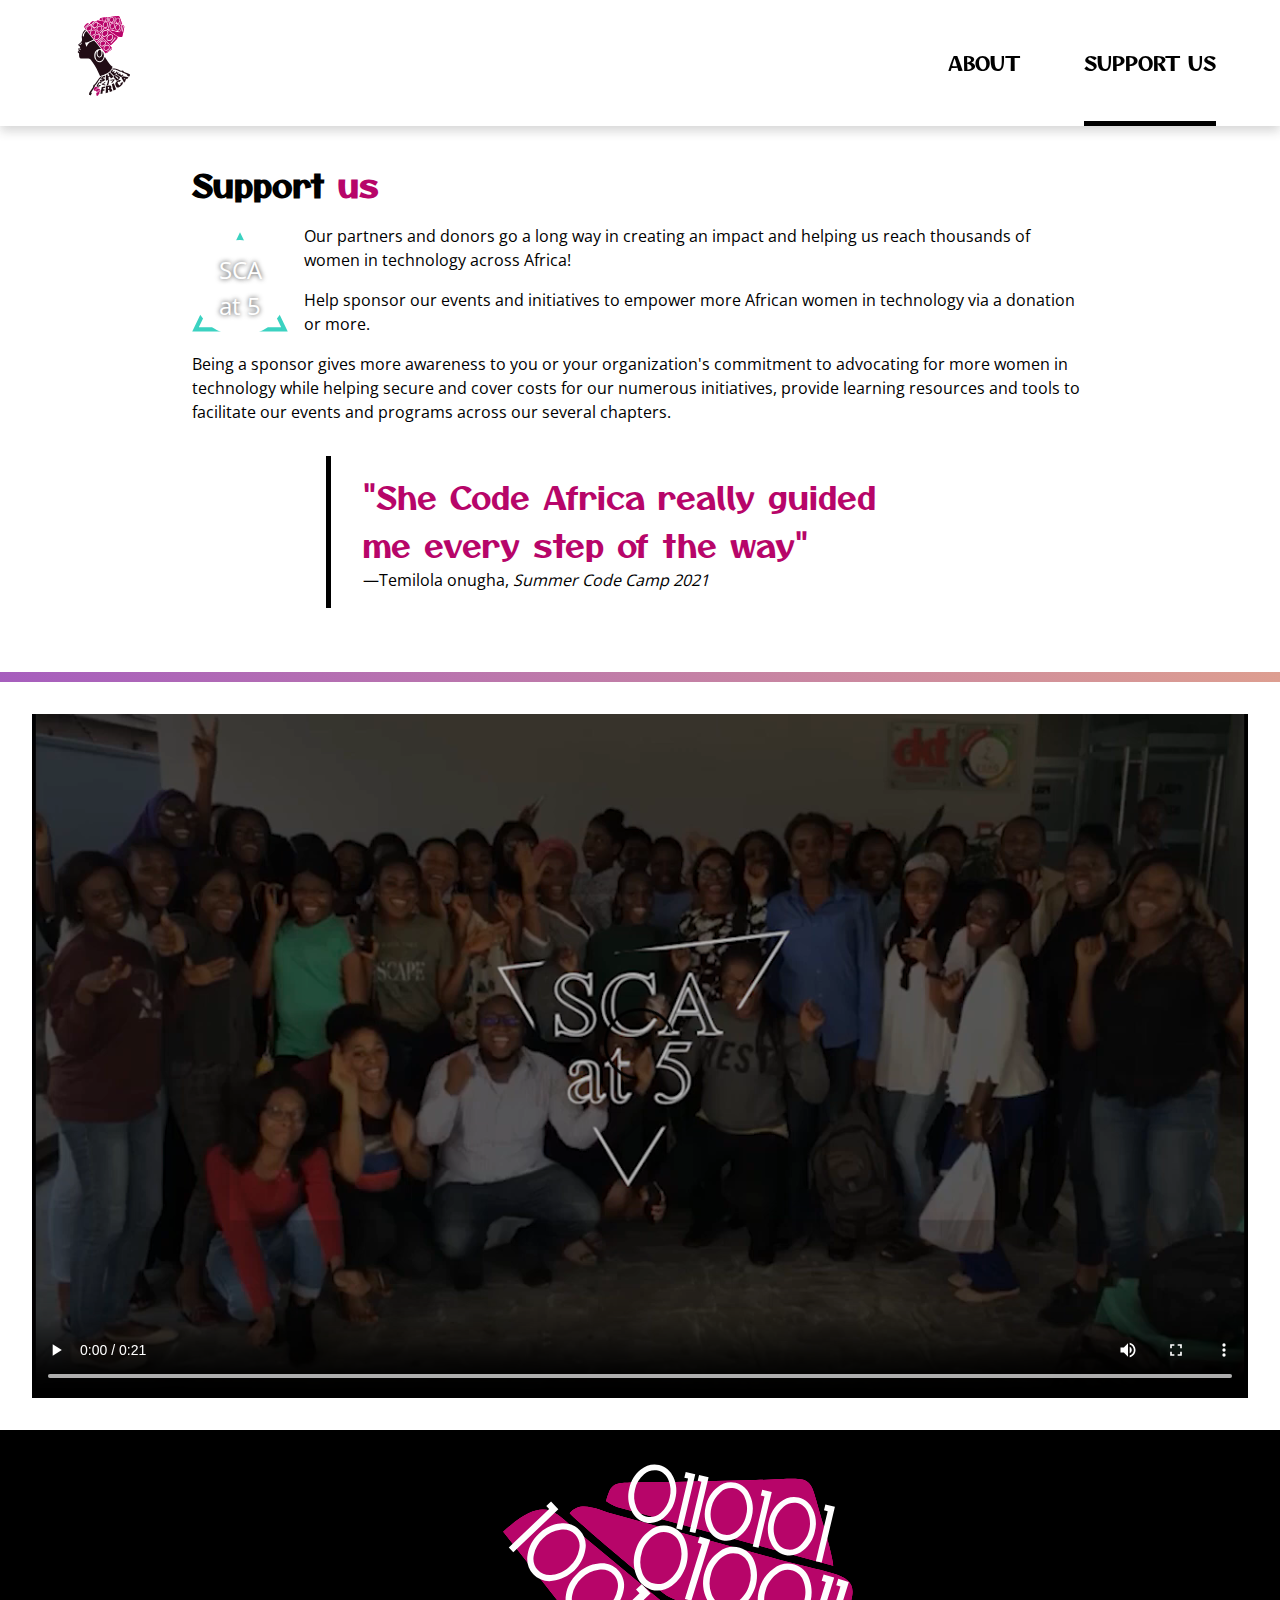
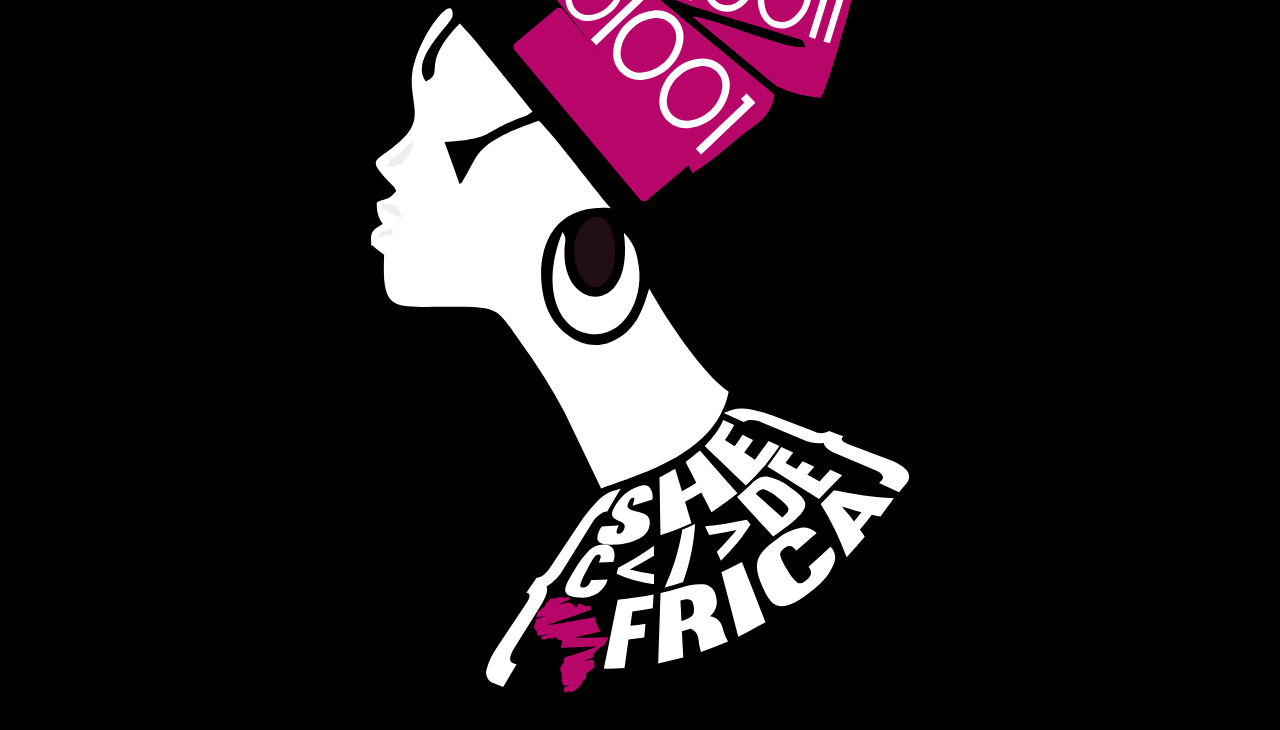
<file: pages/support-us.html>
<!DOCTYPE html>
  <html lang="en">
  <head>
    <meta charset="UTF-8">
    <meta http-equiv="X-UA-Compatible" content="IE=edge">
    <meta name="viewport" content="width=device-width, initial-scale=1.0">
    <title>She Code Africa - Support Us</title>
    <link rel="stylesheet" href="../css/reset.css">
    <link rel="stylesheet" href="../css/main.css">
  </head>
  <body>
    <header>
        <nav>
            <ul>
                <li><a href="about.html">ABOUT</a></li>
                <li><a href="../index.html" class="logo"><?xml version="1.0" encoding="UTF-8"?>
                    <!DOCTYPE svg PUBLIC "-//W3C//DTD SVG 1.1//EN" "http://www.w3.org/Graphics/SVG/1.1/DTD/svg11.dtd">
                    <!-- Creator: CorelDRAW 2018 (64-Bit Evaluation Version) -->
                    <svg xmlns="http://www.w3.org/2000/svg" xml:space="preserve" width="2.23364in" height="3.41434in" version="1.1" style="shape-rendering:geometricPrecision; text-rendering:geometricPrecision; image-rendering:optimizeQuality; fill-rule:evenodd; clip-rule:evenodd"
                    viewBox="0 0 999.41 1527.69"
                     xmlns:xlink="http://www.w3.org/1999/xlink">
                     <defs>
                      <style type="text/css">
                       <![CDATA[
                        .fil4 {fill:none}
                        .fil0 {fill:#210D15}
                        .fil2 {fill:#B70569}
                        .fil5 {fill:#EEEEF0}
                        .fil1 {fill:deeppink}
                        .fil6 {fill:#210D15;fill-rule:nonzero}
                        .fil3 {fill:#FEFEFE;fill-rule:nonzero}
                       ]]>
                      </style>
                        <clipPath id="id0">
                         <path d="M529.62 710.97c31.44,-1.92 28.01,-3.71 48.6,-21.69 13.18,-11.53 24.85,-20.18 38.03,-29.93 46.68,-34.87 45.58,-36.52 10.02,-76.47 -81,-90.89 -189.19,-194.96 -269.65,-284.89l-134.83 -142.38c-36.52,-37.48 -47.37,-12.36 -78.26,14.14 -39.4,33.77 -10.02,53.27 14.69,83.48 107.92,131.39 276.65,333.22 371.25,457.88l0.14 -0.14z"/>
                        </clipPath>
                        <clipPath id="id1">
                         <path d="M232.23 145.17l290.66 308.92c27.46,29.24 83.61,76.89 97.62,105.99 14.83,-8.65 60.96,-53.96 75.79,-69.47 28.83,-30.07 60.55,-44.21 62.2,-88.28l-389.37 -269.79c-43.93,-29.93 -64.25,-66.45 -137.02,12.63l0.14 0z"/>
                        </clipPath>
                        <clipPath id="id2">
                         <path d="M351.95 99.99c6.45,8.51 178.07,129.47 194.82,137.85 27.6,13.87 182.47,41.6 234.23,54.37 22.1,5.49 21.01,1.37 28.15,17.03 -28.97,11.67 -167.64,-37.76 -213.5,-37.89l165.31 114.23c21.28,8.24 59.86,16.61 83.75,14.42 11.67,-22.52 34.46,-146.5 40.78,-184.53 8.92,-53.96 -34.87,-42.43 -159.4,-67l-287.09 -52.45c-36.8,-6.59 -68.1,-22.79 -87.18,3.98l0.14 -0z"/>
                        </clipPath>
                        <clipPath id="id3">
                         <path d="M416.76 71.71l8.37 4.53c6.18,2.47 6.32,2.88 13.18,4.81l408.32 73.59c-5.08,-27.32 -30.21,-85.26 -41.88,-117.94 -17.85,-49.7 -23.34,-37.76 -114.64,-27.87 -49.29,5.36 -98.03,11.67 -148.14,16.48 -26.22,2.47 -50.25,4.81 -76.06,7.55 -37.34,4.12 -42.15,3.71 -48.88,38.72l-0.27 0.14z"/>
                        </clipPath>
                     </defs>
                     <g id="Layer_x0020_1">
                      <metadata id="CorelCorpID_0Corel-Layer"/>
                      <g id="_975775616032">
                       <path class="fil0" d="M46.88 597.56c-14.14,17.03 -17.3,12.49 -35.84,20.87 -1.1,22.24 3.43,26.91 10.85,40.5 -11.95,7.41 -22.79,11.26 -21.83,28.83 1.23,23.2 -2.75,3.57 7.14,15.1l17.16 13.32c-4.53,105.86 14.83,96.52 111.76,96.11 107.5,-0.41 94.32,1.65 141.97,67.14 30.21,41.46 54.92,80.87 80.59,128.92l67.55 140.87c74.28,-27.32 213.49,-64.67 236.29,-179.31 -47.51,-31.71 -116.43,-135.65 -147.18,-191.39 -13.32,42.84 -26.09,80.73 -71.26,99.13 -51.9,21.14 -98.31,-20.32 -114.78,-55.06 -26.91,-56.29 -28.83,-204.02 115.05,-193.04 -22.79,-23.62 -92.95,-120.13 -133.18,-161.87 -121.23,41.33 -110.25,61.51 -139.77,108.6 -6.18,9.89 0.55,2.75 -7.28,8.65l-27.87 -77.98c84.71,-4.94 73.45,-16.61 124.8,-38.58 21.97,-9.34 26.36,-7.83 38.03,-17.99l-65.49 -81c-24.16,-29.66 -43.52,-55.33 -69.06,-82.1 -75.24,76.75 -25.54,90.34 -62.74,107.37 -32.4,-40.78 48.05,-106.82 49.29,-121.37 3.71,-42.84 -47.09,15.65 -68.51,79.08 -23.62,69.47 23.2,102.42 -22.38,147.05 -49.98,48.88 -73.32,32.26 -23.89,84.58 6.86,7.28 5.08,3.3 10.3,13.45l0.28 0.14z"/>
                       <path class="fil1" d="M529.62 710.97c31.44,-1.92 28.01,-3.71 48.6,-21.69 13.18,-11.53 24.85,-20.18 38.03,-29.93 46.68,-34.87 45.58,-36.52 10.02,-76.47 -81,-90.89 -189.19,-194.96 -269.65,-284.89l-134.83 -142.38c-36.52,-37.48 -47.37,-12.36 -78.26,14.14 -39.4,33.77 -10.02,53.27 14.69,83.48 107.92,131.39 276.65,333.22 371.25,457.88l0.14 -0.14z"/>
                       <path class="fil2" d="M529.62 710.97c31.44,-1.92 28.01,-3.71 48.6,-21.69 13.18,-11.53 24.85,-20.18 38.03,-29.93 46.68,-34.87 45.58,-36.52 10.02,-76.47 -81,-90.89 -189.19,-194.96 -269.65,-284.89l-134.83 -142.38c-36.52,-37.48 -47.37,-12.36 -78.26,14.14 -39.4,33.77 -10.02,53.27 14.69,83.48 107.92,131.39 276.65,333.22 371.25,457.88l0.14 -0.14z"/>
                       <g style="clip-path:url(#id0)">
                        <g>
                         <polygon id="1" class="fil3" points="223.72,150.11 131.18,231.66 122.67,222.05 205.46,148.87 200.1,142.69 209.85,134.18 223.72,149.83 223.58,149.97 "/>
                         <path id="_2" class="fil3" d="M191.45 206.26c-10.57,9.47 -17.16,20.32 -19.63,32.68 -2.47,12.08 -0.14,22.1 6.73,29.93 7,7.83 16.61,11.4 28.97,10.44 12.63,-0.96 24.16,-6.18 34.74,-15.51 10.71,-9.34 17.3,-20.18 19.77,-32.54 2.47,-12.08 0.14,-22.1 -6.86,-29.93 -6.86,-7.83 -16.48,-11.26 -28.83,-10.44 -12.63,0.96 -24.16,6.04 -34.87,15.38l0 0zm-8.24 -9.34c13.18,-11.53 27.6,-17.71 43.39,-18.54 16.06,-0.82 28.7,3.98 38.03,14.55 9.34,10.57 12.63,23.75 9.75,39.54 -2.75,15.51 -10.71,29.11 -23.89,40.64 -13.04,11.67 -27.46,17.85 -43.25,18.54 -15.93,0.96 -28.7,-3.98 -38.03,-14.55 -9.34,-10.57 -12.49,-23.75 -9.75,-39.4 2.75,-15.51 10.71,-29.11 23.75,-40.78l0 -0z"/>
                         <path id="_3" class="fil3" d="M264.77 288.5c-10.57,9.47 -17.16,20.32 -19.63,32.68 -2.47,12.08 -0.14,22.1 6.73,29.93 7,7.83 16.61,11.4 28.97,10.44 12.63,-0.96 24.16,-6.18 34.74,-15.51 10.71,-9.34 17.3,-20.18 19.77,-32.54 2.47,-12.08 0.14,-22.1 -6.86,-29.93 -6.86,-7.83 -16.48,-11.26 -28.83,-10.44 -12.63,0.96 -24.16,6.04 -34.87,15.38l0 0zm-8.24 -9.34c13.18,-11.53 27.6,-17.71 43.39,-18.54 16.06,-0.82 28.7,3.98 38.03,14.55 9.34,10.57 12.63,23.75 9.75,39.54 -2.75,15.51 -10.71,29.11 -23.89,40.64 -13.04,11.67 -27.46,17.85 -43.25,18.54 -15.93,0.96 -28.7,-3.98 -38.03,-14.55 -9.34,-10.57 -12.49,-23.75 -9.75,-39.4 2.75,-15.51 10.71,-29.11 23.75,-40.78l0 -0z"/>
                         <path id="_4" class="fil3" d="M337.95 370.61c-10.57,9.47 -17.16,20.32 -19.63,32.68 -2.47,12.08 -0.14,22.1 6.73,29.93 7,7.83 16.61,11.4 28.97,10.44 12.63,-0.96 24.16,-6.18 34.74,-15.51 10.71,-9.34 17.3,-20.18 19.77,-32.54 2.47,-12.08 0.14,-22.1 -6.86,-29.93 -6.86,-7.83 -16.48,-11.26 -28.83,-10.44 -12.63,0.96 -24.16,6.04 -34.87,15.38l0 0zm-8.24 -9.34c13.18,-11.53 27.6,-17.71 43.39,-18.54 16.06,-0.82 28.7,3.98 38.03,14.55 9.34,10.57 12.63,23.75 9.75,39.54 -2.75,15.51 -10.71,29.11 -23.89,40.64 -13.04,11.67 -27.46,17.85 -43.25,18.54 -15.93,0.96 -28.7,-3.98 -38.03,-14.55 -9.34,-10.57 -12.49,-23.75 -9.75,-39.4 2.75,-15.51 10.71,-29.11 23.75,-40.78l0 -0z"/>
                         <polygon id="_5" class="fil3" points="463.16,418.52 370.63,500.21 362.11,490.47 445.04,417.43 439.55,411.25 449.3,402.6 463.16,418.25 463.03,418.39 "/>
                         <polygon id="_6" class="fil3" points="482.8,440.63 390.26,522.18 381.75,512.57 464.68,439.39 459.18,433.21 468.93,424.7 482.8,440.35 482.66,440.49 "/>
                         <path id="_7" class="fil3" d="M450.53 496.78c-10.57,9.47 -17.16,20.32 -19.63,32.68 -2.47,12.08 -0.14,22.1 6.73,29.93 7,7.83 16.61,11.4 28.97,10.44 12.63,-0.96 24.16,-6.18 34.74,-15.51 10.71,-9.34 17.3,-20.18 19.77,-32.54 2.47,-12.08 0.14,-22.1 -6.86,-29.93 -6.86,-7.83 -16.48,-11.26 -28.83,-10.44 -12.63,0.96 -24.16,6.04 -34.87,15.38l0 0zm-8.24 -9.34c13.18,-11.53 27.6,-17.71 43.39,-18.54 16.06,-0.82 28.7,3.98 38.03,14.55 9.34,10.57 12.63,23.75 9.75,39.54 -2.75,15.51 -10.71,29.11 -23.89,40.64 -13.04,11.67 -27.46,17.85 -43.25,18.54 -15.93,0.96 -28.7,-3.98 -38.03,-14.55 -9.34,-10.57 -12.49,-23.75 -9.75,-39.4 2.75,-15.51 10.71,-29.11 23.75,-40.78l0 -0z"/>
                         <path id="_8" class="fil3" d="M523.85 579.02c-10.57,9.47 -17.16,20.32 -19.63,32.68 -2.47,12.08 -0.14,22.1 6.73,29.93 7,7.83 16.61,11.4 28.97,10.44 12.63,-0.96 24.16,-6.18 34.73,-15.51 10.71,-9.34 17.3,-20.18 19.77,-32.54 2.47,-12.08 0.14,-22.1 -6.86,-29.93 -6.86,-7.83 -16.48,-11.26 -28.83,-10.44 -12.63,0.96 -24.16,6.04 -34.87,15.38l0 0zm-8.24 -9.34c13.18,-11.53 27.59,-17.71 43.38,-18.54 16.06,-0.82 28.7,3.98 38.03,14.55 9.34,10.57 12.63,23.75 9.75,39.54 -2.75,15.51 -10.71,29.11 -23.89,40.64 -13.04,11.67 -27.46,17.85 -43.25,18.54 -15.93,0.96 -28.7,-3.98 -38.03,-14.55 -9.34,-10.57 -12.49,-23.75 -9.75,-39.4 2.75,-15.51 10.71,-29.11 23.75,-40.78l0 -0z"/>
                         <polygon id="_9" class="fil3" points="648.93,626.94 556.39,708.63 547.88,698.88 630.8,625.7 625.31,619.53 635.06,611.01 648.93,626.67 648.79,626.8 "/>
                        </g>
                       </g>
                       <path class="fil4" d="M529.62 710.97c31.44,-1.92 28.01,-3.71 48.6,-21.69 13.18,-11.53 24.85,-20.18 38.03,-29.93 46.68,-34.87 45.58,-36.52 10.02,-76.47 -81,-90.89 -189.19,-194.96 -269.65,-284.89l-134.83 -142.38c-36.52,-37.48 -47.37,-12.36 -78.26,14.14 -39.4,33.77 -10.02,53.27 14.69,83.48 107.92,131.39 276.65,333.22 371.25,457.88l0.14 -0.14z"/>
                       <path class="fil1" d="M232.23 145.17l290.66 308.92c27.46,29.24 83.61,76.89 97.62,105.99 14.83,-8.65 60.96,-53.96 75.79,-69.47 28.83,-30.07 60.55,-44.21 62.2,-88.28l-389.37 -269.79c-43.93,-29.93 -64.25,-66.45 -137.02,12.63l0.14 0z"/>
                       <path class="fil2" d="M232.23 145.17l290.66 308.92c27.46,29.24 83.61,76.89 97.62,105.99 14.83,-8.65 60.96,-53.96 75.79,-69.47 28.83,-30.07 60.55,-44.21 62.2,-88.28l-389.37 -269.79c-43.93,-29.93 -64.25,-66.45 -137.02,12.63l0.14 0z"/>
                       <g style="clip-path:url(#id1)">
                        <g>
                         <polygon id="1" class="fil3" points="513.83,235.37 422.11,339.58 411.13,329.97 493.51,236.61 486.5,230.56 496.12,219.58 513.83,235.09 513.69,235.23 "/>
                         <path id="_2_1" class="fil3" d="M485.82 302.78c-10.44,12.08 -16.34,25.12 -17.3,39.27 -0.96,13.87 2.88,24.71 11.81,32.4 8.92,7.83 20.04,10.44 33.77,7.69 13.87,-2.88 26.09,-10.3 36.52,-22.24 10.57,-11.95 16.48,-24.99 17.57,-39.13 0.96,-13.87 -2.88,-24.71 -11.81,-32.54 -8.79,-7.83 -20.04,-10.3 -33.64,-7.55 -13.87,2.88 -26.09,10.16 -36.8,22.1l-0.13 0zm-10.57 -9.34c13.04,-14.69 28.28,-23.62 45.86,-26.77 17.71,-3.16 32.54,0.41 44.48,10.85 11.95,10.57 17.44,24.71 16.34,42.7 -0.82,17.71 -7.83,33.91 -20.87,48.6 -12.91,14.83 -28.14,23.75 -45.58,26.91 -17.71,3.3 -32.54,-0.41 -44.48,-10.85 -11.81,-10.44 -17.3,-24.71 -16.34,-42.7 0.82,-17.71 7.83,-34.05 20.73,-48.74l-0.14 0z"/>
                         <path id="_3_2" class="fil3" d="M578.9 384.34c-10.44,12.08 -16.34,25.12 -17.3,39.27 -0.96,13.87 2.88,24.71 11.67,32.4 8.92,7.83 20.04,10.3 33.77,7.69 13.87,-2.88 26.09,-10.3 36.52,-22.24 10.57,-11.95 16.48,-24.99 17.57,-39.13 0.96,-13.87 -2.88,-24.71 -11.81,-32.54 -8.79,-7.83 -20.04,-10.3 -33.64,-7.55 -13.87,2.88 -26.09,10.16 -36.8,22.1l0 0zm-10.57 -9.34c13.04,-14.69 28.28,-23.62 45.86,-26.77 17.71,-3.16 32.54,0.41 44.48,10.85 11.95,10.57 17.44,24.71 16.34,42.7 -0.82,17.71 -7.83,33.91 -20.87,48.6 -12.91,14.83 -28.15,23.75 -45.58,26.91 -17.71,3.3 -32.54,-0.41 -44.48,-10.85 -11.81,-10.44 -17.3,-24.71 -16.34,-42.7 0.82,-17.71 7.83,-34.05 20.73,-48.74l-0.14 0z"/>
                         <polygon id="_4_3" class="fil3" points="725.26,420.44 633.41,524.52 622.57,514.91 704.8,421.54 697.8,415.5 707.55,404.52 725.26,420.03 725.12,420.31 "/>
                        </g>
                       </g>
                       <path class="fil4" d="M232.23 145.17l290.66 308.92c27.46,29.24 83.61,76.89 97.62,105.99 14.83,-8.65 60.96,-53.96 75.79,-69.47 28.83,-30.07 60.55,-44.21 62.2,-88.28l-389.37 -269.79c-43.93,-29.93 -64.25,-66.45 -137.02,12.63l0.14 0z"/>
                       <path class="fil1" d="M351.95 99.99c6.45,8.51 178.07,129.47 194.82,137.85 27.6,13.87 182.47,41.6 234.23,54.37 22.1,5.49 21.01,1.37 28.15,17.03 -28.97,11.67 -167.64,-37.76 -213.5,-37.89l165.31 114.23c21.28,8.24 59.86,16.61 83.75,14.42 11.67,-22.52 34.46,-146.5 40.78,-184.53 8.92,-53.96 -34.87,-42.43 -159.4,-67l-287.09 -52.45c-36.8,-6.59 -68.1,-22.79 -87.18,3.98l0.14 -0z"/>
                       <path class="fil2" d="M351.95 99.99c6.45,8.51 178.07,129.47 194.82,137.85 27.6,13.87 182.47,41.6 234.23,54.37 22.1,5.49 21.01,1.37 28.15,17.03 -28.97,11.67 -167.64,-37.76 -213.5,-37.89l165.31 114.23c21.28,8.24 59.86,16.61 83.75,14.42 11.67,-22.52 34.46,-146.5 40.78,-184.53 8.92,-53.96 -34.87,-42.43 -159.4,-67l-287.09 -52.45c-36.8,-6.59 -68.1,-22.79 -87.18,3.98l0.14 -0z"/>
                       <g style="clip-path:url(#id2)">
                        <g>
                         <path id="1" class="fil3" d="M491.31 160.4c-2.88,13.32 -1.65,25.54 3.43,36.52 5.08,10.71 12.49,17.16 22.24,19.22 9.89,2.2 19.36,-0.69 28.42,-8.37 9.2,-7.96 15.24,-18.54 17.99,-31.85 2.88,-13.32 1.78,-25.54 -3.3,-36.52 -5.08,-10.71 -12.49,-17.16 -22.38,-19.36 -9.89,-2.06 -19.22,0.69 -28.28,8.37 -9.2,7.96 -15.24,18.54 -18.12,31.85l0 0.14zm-11.81 -2.47c3.57,-16.48 11.26,-29.38 23.07,-38.99 11.81,-9.75 24.44,-13.32 37.62,-10.44 13.32,2.88 23.34,11.26 30.07,24.99 6.73,13.59 8.37,28.56 4.67,45.03 -3.43,16.48 -11.12,29.52 -22.79,39.13 -11.81,9.75 -24.44,13.32 -37.62,10.44 -13.18,-2.88 -23.2,-11.26 -30.07,-24.99 -6.73,-13.59 -8.37,-28.56 -4.94,-45.03l0 -0.14z"/>
                         <polygon id="_2_5" class="fil3" points="615.43,126.36 590.44,242.37 578.22,239.76 600.6,135.83 592.91,134.18 595.52,121.96 615.29,126.22 615.15,126.36 "/>
                         <path id="_3_6" class="fil3" d="M622.57 188.41c-2.88,13.32 -1.65,25.54 3.43,36.52 5.08,10.71 12.49,17.16 22.24,19.22 9.89,2.2 19.36,-0.69 28.42,-8.37 9.2,-7.96 15.24,-18.54 17.99,-31.85 2.88,-13.32 1.78,-25.54 -3.3,-36.52 -5.08,-10.71 -12.49,-17.16 -22.38,-19.36 -9.89,-2.06 -19.22,0.69 -28.28,8.37 -9.2,7.96 -15.24,18.54 -18.12,31.85l0 0.14zm-11.81 -2.47c3.57,-16.48 11.26,-29.38 23.07,-38.99 11.81,-9.75 24.44,-13.32 37.62,-10.44 13.32,2.88 23.34,11.26 30.07,24.99 6.73,13.59 8.37,28.56 4.67,45.03 -3.43,16.48 -11.12,29.52 -22.79,39.13 -11.81,9.75 -24.44,13.32 -37.62,10.44 -13.18,-2.88 -23.2,-11.26 -30.07,-24.99 -6.73,-13.59 -8.37,-28.56 -4.94,-45.03l0 -0.14z"/>
                         <path id="_4_7" class="fil3" d="M726.09 210.52c-2.88,13.32 -1.65,25.54 3.43,36.52 5.08,10.71 12.49,17.16 22.24,19.22 9.89,2.2 19.36,-0.69 28.42,-8.37 9.2,-7.96 15.24,-18.54 17.99,-31.85 2.88,-13.32 1.78,-25.54 -3.3,-36.52 -5.08,-10.71 -12.49,-17.16 -22.38,-19.36 -9.89,-2.06 -19.22,0.69 -28.28,8.37 -9.2,7.96 -15.24,18.54 -18.12,31.85l0 0.14zm-11.81 -2.47c3.57,-16.48 11.26,-29.38 23.07,-38.99 11.81,-9.75 24.44,-13.32 37.62,-10.44 13.32,2.88 23.34,11.26 30.07,24.99 6.73,13.59 8.37,28.56 4.67,45.03 -3.43,16.48 -11.12,29.52 -22.79,39.13 -11.81,9.75 -24.44,13.32 -37.62,10.44 -13.18,-2.88 -23.2,-11.26 -30.07,-24.99 -6.73,-13.59 -8.37,-28.56 -4.94,-45.03l0 -0.14z"/>
                         <polygon id="_5_8" class="fil3" points="850.2,176.61 825.21,292.62 813,289.88 835.51,185.94 827.69,184.3 830.29,172.08 850.07,176.33 850.07,176.47 "/>
                         <polygon id="_6_9" class="fil3" points="877.94,182.51 852.95,298.53 840.87,295.92 863.25,191.85 855.42,190.2 858.03,177.98 877.8,182.24 877.8,182.51 "/>
                        </g>
                       </g>
                       <path class="fil4" d="M351.95 99.99c6.45,8.51 178.07,129.47 194.82,137.85 27.6,13.87 182.47,41.6 234.23,54.37 22.1,5.49 21.01,1.37 28.15,17.03 -28.97,11.67 -167.64,-37.76 -213.5,-37.89l165.31 114.23c21.28,8.24 59.86,16.61 83.75,14.42 11.67,-22.52 34.46,-146.5 40.78,-184.53 8.92,-53.96 -34.87,-42.43 -159.4,-67l-287.09 -52.45c-36.8,-6.59 -68.1,-22.79 -87.18,3.98l0.14 -0z"/>
                       <path class="fil1" d="M416.76 71.71l8.37 4.53c6.18,2.47 6.32,2.88 13.18,4.81l408.32 73.59c-5.08,-27.32 -30.21,-85.26 -41.88,-117.94 -17.85,-49.7 -23.34,-37.76 -114.64,-27.87 -49.29,5.36 -98.03,11.67 -148.14,16.48 -26.22,2.47 -50.25,4.81 -76.06,7.55 -37.34,4.12 -42.15,3.71 -48.88,38.72l-0.27 0.14z"/>
                       <path class="fil2" d="M416.76 71.71l8.37 4.53c6.18,2.47 6.32,2.88 13.18,4.81l408.32 73.59c-5.08,-27.32 -30.21,-85.26 -41.88,-117.94 -17.85,-49.7 -23.34,-37.76 -114.64,-27.87 -49.29,5.36 -98.03,11.67 -148.14,16.48 -26.22,2.47 -50.25,4.81 -76.06,7.55 -37.34,4.12 -42.15,3.71 -48.88,38.72l-0.27 0.14z"/>
                       <g style="clip-path:url(#id3)">
                        <g>
                         <path id="1" class="fil3" d="M468.52 45.76c-1.78,12.08 0,22.93 5.22,32.4 5.08,9.34 12.22,14.55 21.01,15.93 8.92,1.23 17.3,-1.78 24.85,-9.2 7.69,-7.69 12.49,-17.44 14.14,-29.52 1.78,-12.08 0.14,-22.93 -5.08,-32.4 -5.08,-9.34 -12.22,-14.69 -21.14,-15.93 -8.92,-1.23 -17.16,1.78 -24.71,9.2 -7.69,7.69 -12.49,17.44 -14.28,29.52zm-10.71 -1.51c2.2,-14.83 8.37,-27.05 18.26,-36.25 10.02,-9.47 21.01,-13.32 33.09,-11.53 12.08,1.78 21.56,8.65 28.28,20.59 6.86,11.81 9.2,25.12 6.86,39.95 -2.2,14.97 -8.24,27.05 -18.12,36.25 -10.02,9.47 -21.01,13.32 -33.09,11.53 -11.95,-1.78 -21.42,-8.65 -28.28,-20.59 -6.86,-11.67 -9.2,-25.12 -7,-39.95z"/>
                         <polygon id="_2_11" class="fil3" points="577.26,7.73 561.88,112.9 550.89,111.25 564.63,17.07 557.62,16.11 559.27,4.99 577.12,7.59 577.12,7.73 "/>
                         <polygon id="_3_12" class="fil3" points="602.38,11.44 587,116.47 576.02,114.96 589.75,20.64 582.75,19.68 584.4,8.56 602.24,11.16 602.24,11.3 "/>
                         <path id="_4_13" class="fil3" d="M612.54 66.36c-1.78,12.08 0,22.93 5.22,32.4 5.08,9.34 12.22,14.55 21.01,15.93 8.92,1.23 17.3,-1.78 24.85,-9.2 7.69,-7.69 12.49,-17.44 14.14,-29.52 1.78,-12.08 0.14,-22.93 -5.08,-32.4 -5.08,-9.34 -12.22,-14.69 -21.14,-15.93 -8.92,-1.23 -17.16,1.78 -24.71,9.2 -7.69,7.69 -12.49,17.44 -14.28,29.52zm-10.71 -1.51c2.2,-14.83 8.37,-27.05 18.26,-36.25 10.02,-9.47 21.01,-13.32 33.09,-11.53 12.08,1.78 21.56,8.65 28.28,20.59 6.86,11.81 9.2,25.12 6.86,39.95 -2.2,14.97 -8.24,27.05 -18.12,36.25 -10.02,9.47 -21.01,13.32 -33.09,11.53 -11.95,-1.78 -21.42,-8.65 -28.28,-20.59 -6.86,-11.67 -9.2,-25.12 -7,-39.95z"/>
                         <polygon id="_5_14" class="fil3" points="721.28,28.33 705.9,133.5 694.92,131.99 708.65,37.66 701.65,36.7 703.3,25.58 721.14,28.19 721.14,28.33 "/>
                         <path id="_6_15" class="fil3" d="M731.3 83.38c-1.78,12.08 0,22.93 5.22,32.4 5.08,9.34 12.22,14.55 21.01,15.93 8.92,1.23 17.3,-1.78 24.85,-9.2 7.69,-7.69 12.49,-17.44 14.14,-29.52 1.78,-12.08 0.14,-22.93 -5.08,-32.4 -5.08,-9.34 -12.22,-14.69 -21.14,-15.93 -8.92,-1.23 -17.16,1.78 -24.71,9.2 -7.69,7.69 -12.49,17.44 -14.28,29.52zm-10.71 -1.51c2.2,-14.83 8.37,-27.05 18.26,-36.25 10.02,-9.47 21.01,-13.32 33.09,-11.53 12.08,1.78 21.56,8.65 28.28,20.59 6.86,11.81 9.2,25.12 6.86,39.95 -2.2,14.97 -8.24,27.05 -18.12,36.25 -10.02,9.47 -21.01,13.32 -33.09,11.53 -11.95,-1.78 -21.42,-8.65 -28.28,-20.59 -6.86,-11.67 -9.2,-25.12 -7,-39.95z"/>
                         <polygon id="_7_16" class="fil3" points="840.18,45.35 824.8,150.52 813.68,149.01 827.55,54.69 820.55,53.73 822.19,42.6 840.04,45.21 840.04,45.35 "/>
                        </g>
                       </g>
                       <path class="fil4" d="M416.76 71.71l8.37 4.53c6.18,2.47 6.32,2.88 13.18,4.81l408.32 73.59c-5.08,-27.32 -30.21,-85.26 -41.88,-117.94 -17.85,-49.7 -23.34,-37.76 -114.64,-27.87 -49.29,5.36 -98.03,11.67 -148.14,16.48 -26.22,2.47 -50.25,4.81 -76.06,7.55 -37.34,4.12 -42.15,3.71 -48.88,38.72l-0.27 0.14z"/>
                       <path class="fil0" d="M468.24 675.27c21.42,157.2 -113.13,146.77 -109.84,35.29 0.69,-24.16 5.22,-22.93 -3.71,-36.93 -42.43,104.9 -7.28,191.8 63.98,189.61 55.06,-1.78 90.2,-73.59 75.24,-137.43 -5.36,-22.79 -8.79,-31.58 -22.38,-47.23 -0.69,-0.82 -2.2,-2.33 -3.3,-3.43l0 0.14z"/>
                       <path class="fil0" d="M409.07 647.26c-60.69,28.28 -26.36,146.77 15.38,126.45 45.86,-22.38 30.48,-147.73 -15.38,-126.45z"/>
                       <path class="fil5" d="M30.54 552.11c29.24,3.98 41.19,-20.73 50.52,-45.72 -23.34,9.34 -9.61,7.14 -29.66,23.07 -13.59,10.71 -14.69,3.02 -20.87,22.65z"/>
                       <path class="fil5" d="M21.62 621.17c8.92,11.53 -13.73,-0.55 11.95,16.61 7.96,5.36 14,6.18 23.75,9.61 -6.86,-22.79 -6.04,-24.44 -35.7,-26.22z"/>
                       <path class="fil5" d="M16.54 673.62c7.69,6.18 -20.59,15.38 15.93,5.08 17.03,-4.81 3.02,-0.55 8.37,-11.95l-24.3 7 0 -0.14z"/>
                       <polygon class="fil3" points="330.26,94.78 254.06,181.14 245,173.17 313.24,95.74 307.47,90.66 315.57,81.6 330.26,94.5 330.12,94.64 "/>
                       <path id="_1_17" class="fil3" d="M306.92 150.66c-8.65,10.02 -13.45,20.87 -14.42,32.54 -0.82,11.53 2.47,20.46 9.75,26.91 7.41,6.45 16.61,8.65 28.01,6.32 11.53,-2.33 21.69,-8.51 30.34,-18.54 8.79,-9.89 13.59,-20.73 14.55,-32.4 0.82,-11.53 -2.47,-20.46 -9.75,-26.91 -7.28,-6.45 -16.61,-8.51 -28.01,-6.32 -11.53,2.33 -21.69,8.51 -30.48,18.4zm-8.79 -7.69c10.85,-12.22 23.48,-19.63 38.03,-22.24 14.69,-2.61 27.05,0.27 36.8,9.06 9.89,8.79 14.42,20.59 13.59,35.42 -0.69,14.69 -6.45,28.15 -17.3,40.37 -10.71,12.22 -23.34,19.77 -37.89,22.24 -14.69,2.75 -27.05,-0.27 -36.93,-9.06 -9.89,-8.65 -14.42,-20.46 -13.59,-35.42 0.69,-14.69 6.45,-28.28 17.3,-40.5l0 0.14z"/>
                       <path id="_2_18" class="fil3" d="M384.22 218.34c-8.65,10.02 -13.45,20.87 -14.42,32.54 -0.82,11.53 2.47,20.46 9.75,26.91 7.41,6.45 16.61,8.65 28.01,6.32 11.53,-2.33 21.69,-8.51 30.34,-18.54 8.79,-9.89 13.59,-20.73 14.55,-32.4 0.82,-11.53 -2.47,-20.46 -9.75,-26.91 -7.28,-6.45 -16.61,-8.51 -28.01,-6.32 -11.53,2.33 -21.69,8.51 -30.48,18.4zm-8.79 -7.69c10.85,-12.22 23.48,-19.63 38.03,-22.24 14.69,-2.61 27.05,0.27 36.8,9.06 9.89,8.79 14.42,20.59 13.59,35.42 -0.69,14.69 -6.45,28.15 -17.3,40.37 -10.71,12.22 -23.34,19.77 -37.89,22.24 -14.69,2.75 -27.05,-0.27 -36.93,-9.06 -9.89,-8.65 -14.42,-20.46 -13.59,-35.42 0.69,-14.69 6.45,-28.28 17.3,-40.5l0 0.14z"/>
                       <path class="fil6" d="M484.84 1166.79c4.11,-1.2 3.8,1.72 -0.42,14.43 11.54,-3.33 23.78,-7.1 36.72,-11.52 0.88,-11.05 -1.2,-18.98 -6.12,-23.36 -4.52,-4.03 -11.31,-4.32 -22.23,0.21 -10.79,4.48 -18.12,8.82 -24.16,14.43 -6.05,5.61 -11.41,12.72 -17.3,22.34 -8.7,14.21 -4.47,19.98 2.46,23.76 8.11,4.42 18.85,6.42 15.62,16.01 -1.97,5.82 -4.19,9.57 -10.09,10.19 -7.31,0.77 -4.19,-6.79 -0.42,-15.89 -11.61,1.26 -22.05,2.05 -31.34,2.49 -5.98,9.61 -10.08,18.14 -8.23,24.27 1.92,6.38 11.41,10.74 32.5,9.12 26.2,-2.01 42.65,-8.24 52.05,-15.43 9.59,-7.33 11.59,-15.55 12.38,-24.57 1.38,-15.66 -12.5,-18.58 -24.48,-21.34 -10.46,-2.41 -19.48,-4.71 -15.83,-13.73 3.27,-8.06 5.31,-10.35 8.9,-11.4zm97.88 -66.67c3.31,6.4 6.61,12.83 9.92,19.24 3.3,6.4 6.61,12.82 9.88,19.24 -8.69,5.54 -17.62,10.82 -26.63,15.89 -2.08,-6.96 -4.15,-13.89 -6.23,-20.83 -2.08,-6.94 -4.15,-13.89 -6.23,-20.83 -9.78,5.63 -19.45,11.22 -29.02,16.08 0.32,17.85 0.61,35.65 0.91,53.5 0.3,17.83 0.6,35.65 0.91,53.5 18.99,-6.1 38.16,-13.68 57.29,-22.24 -1.97,-6.59 -3.96,-13.17 -5.91,-19.76 -1.95,-6.58 -3.9,-13.22 -5.87,-19.78 10.2,-5.49 20.29,-11.26 30.07,-17.41 3.17,6.07 6.3,12.17 9.43,18.27 3.13,6.1 6.26,12.17 9.39,18.24 17.23,-11.17 33.24,-23.13 48.26,-35.25 -11.61,-13.15 -23.25,-26.27 -34.86,-39.44 -11.58,-13.14 -23.21,-26.3 -34.82,-39.44 -8.47,7.19 -17.37,14.19 -26.52,21.01zm73.02 -40.72c6.51,-9.31 12.24,-18.5 16.95,-27.62 -6.75,-3.14 -13.51,-6.28 -20.29,-9.42 -3.55,8.19 -7.93,16.45 -13.61,24.34 -5.93,8.24 -13.08,16.06 -20.65,23.94 12.7,12.24 25.45,24.41 38.16,36.65 12.68,12.21 25.43,24.46 38.13,36.67 13.01,-12.85 25.22,-25.18 35.73,-37.91 9.84,-11.92 18.08,-24.15 26.48,-35.37 -6.75,-3.14 -13.54,-6.28 -20.29,-9.42 -7.77,11.08 -16.14,22.62 -25.18,34.65 -6.61,-4.35 -13.19,-8.7 -19.8,-13.05 5.87,-7.89 11.33,-15.61 16.5,-23.18 -6.51,-3.28 -12.98,-6.61 -19.45,-9.91 -4.54,7.03 -9.43,14.19 -14.74,21.43 -5.98,-3.93 -11.92,-7.89 -17.94,-11.8z"/>
                       <path class="fil6" d="M392.65 1333.05c-4.06,-0.18 -5.79,-1.38 -4.9,-5.7 0.9,-4.35 4.48,-11.92 11.22,-25.05 6.59,-12.82 10.69,-20.46 13.96,-24.86 3.31,-4.44 5.69,-5.66 8.8,-5.64 5.64,0.03 4.16,6.12 0.42,14.67 8.43,-0.06 17.23,-0.11 26.61,-0.81 3.11,-9.93 3.08,-17.96 0.16,-23.46 -2.94,-5.54 -8.33,-8.95 -17.6,-8.89 -11.33,0.08 -19.31,3.51 -27.4,11.08 -7.98,7.47 -16.24,19.13 -26.92,36.33 -11.02,17.75 -17.54,29.61 -17.23,37.57 0.32,8.03 8.04,12.26 25.76,13.3 14.21,0.83 26.11,-2.64 35.09,-8.64 8.98,-6 14.75,-14.65 17.86,-24.58 -10.64,0.53 -20.76,0.53 -30.45,0.48 -3.85,8.84 -8.01,14.52 -15.39,14.2zm62.33 -25.64c9.59,4.18 19.77,8.59 31.09,11.78 11.88,3.35 24.76,5.67 38.25,7.83 -0.05,-6.17 -0.05,-12.34 -0.1,-18.52 -16.07,-2.36 -31.03,-5.33 -44.89,-8.87 15.17,-8.11 30.14,-16.81 44.79,-25.61 0,-6.17 0,-12.37 0,-18.55 -10.54,7.32 -21.3,14.83 -32.46,21.8 -11.02,6.89 -22.5,12.99 -33.83,19.13 -0.89,3.68 -1.9,7.35 -2.84,11zm121.61 -81.62c-3.16,17.82 -6.84,35.69 -12.17,53.22 -5.47,18.02 -12.7,36.02 -20.39,53.78 11.33,-2.8 22.66,-6.42 34.09,-10.13 6.06,-18.01 11.66,-35.93 15.33,-54.26 3.55,-17.76 5.48,-35.46 6.85,-53.05 -7.9,3.73 -15.81,7.1 -23.71,10.44zm119.35 -18.38c-13.28,2.69 -26.23,5.33 -39.2,7.38 -12.74,2.01 -25.45,3.45 -37.94,4.41 2.53,5.53 5.06,11.05 7.59,16.55 16.81,-2.3 33.72,-5.47 50.69,-9.2 -11.01,13.63 -23.24,26.99 -36.52,40.12 2.53,5.53 5.06,11.05 7.59,16.55 10.96,-11.14 21.49,-21.97 30.72,-33.53 8.9,-11.14 16.7,-22.61 24.13,-33.69 -2.32,-2.86 -4.74,-5.7 -7.06,-8.59zm80.35 -60.15c-18.55,-12.4 -31.57,-19.16 -42.52,-20.06 -10.8,-0.89 -19.62,4.29 -31.35,15.88 -7.56,7.46 -15.91,14.56 -24.4,21.94 11.17,12.2 22.28,24.42 33.41,36.64 11.11,12.21 22.29,24.41 33.4,36.61 12.44,-9.06 24.98,-17.58 36.31,-26.91 17.51,-14.42 24.7,-25.21 23.03,-34.96 -1.65,-9.61 -12.43,-18.83 -30.98,-31.23 1.05,0.67 2.05,1.37 3.11,2.08zm-24.08 18.04c13.54,10.63 19.95,16.75 20.97,21.83 1.03,5.1 -3.27,9.26 -11.33,16.1 -8.17,-7.35 -16.38,-14.71 -24.55,-22.05 -8.21,-7.36 -16.39,-14.73 -24.55,-22.11 6.27,-5.95 10.05,-9.09 15.6,-8.16 5.68,0.95 13.17,5.92 26.66,16.61 -0.89,-0.76 -1.84,-1.49 -2.79,-2.22zm15.6 -63.32c4.95,-6.45 9.64,-12.85 14.12,-19.19 -7.32,-3.4 -14.65,-6.79 -21.97,-10.19 -7.59,11.78 -16.18,23.74 -25.77,35.97 15.91,10.04 31.83,20.06 47.74,30.08 15.91,10.02 31.88,20.06 47.84,30.05 14.91,-15.21 29.3,-29.77 43.1,-43.74 -7.32,-3.4 -14.7,-6.79 -22.02,-10.19 -6.48,7.01 -13.12,14.14 -19.92,21.41 -7.53,-4.07 -15.02,-8.16 -22.6,-12.23 4.37,-4.99 8.69,-9.9 12.86,-14.76 -7.17,-3.45 -14.28,-6.9 -21.45,-10.38 -3.69,4.71 -7.59,9.45 -11.54,14.25 -6.74,-3.7 -13.59,-7.38 -20.39,-11.08z"/>
                       <path class="fil6" d="M469.53 1482.37c1.24,-8.84 2.4,-17.66 3.67,-26.46 1.27,-8.85 2.48,-17.65 3.72,-26.5 9.54,-0.89 19.3,-2 29.28,-3.58 0.76,-8.52 1.51,-16.94 2.21,-25.46 -9.55,1.68 -18.82,2.72 -27.93,3.65 1.24,-8.81 2.48,-17.72 3.67,-26.57 12.19,-1.4 24.75,-3.33 37.7,-5.91 0.49,-8.49 1.08,-17.01 1.62,-25.49 -23.24,4.51 -45.3,7.16 -66.44,9.74 -4.26,21.3 -8.6,42.57 -12.89,63.8 -4.28,21.22 -8.57,42.5 -12.89,63.73 12.35,0.11 25.13,-0.21 38.29,-0.97zm122.47 -73c9.33,2.79 12.74,10.85 14.51,19.51 1.79,8.77 1.83,18.22 4.69,23.74 16.5,-6.09 33.22,-12.57 50.05,-19.51 -4.75,-5.44 -6.53,-16.87 -10.41,-26.96 -3.88,-10.1 -9.98,-19.01 -22.81,-20.09 11.97,-9.85 14.04,-21.77 11.11,-35.8 -2.68,-12.85 -8.75,-20.48 -19.63,-22.98 -10.53,-2.43 -25.75,0.26 -47.51,6.77 -12,3.59 -23.89,6.8 -35.59,9.31 -0.7,21.73 -1.48,43.47 -2.21,65.23 -0.73,21.73 -1.46,43.5 -2.16,65.23 15.21,-3.15 30.63,-7.02 46.43,-10.96 -0.38,-8.13 -0.81,-16.19 -1.19,-24.31 -0.38,-8.06 -0.86,-16.15 -1.24,-24.24 5.28,-1.65 10.62,-3.26 15.96,-4.94zm-18.82 -52.09c18.82,-5.73 23.3,-1.57 24.81,12.6 1.51,14.15 -2.43,19.01 -22.92,25.31 -0.27,-6.34 -0.6,-12.67 -0.92,-18.94 -0.32,-6.3 -0.65,-12.64 -0.97,-18.98zm75.88 -52.42c5.23,19.87 10.41,39.78 15.64,59.61 5.23,19.87 10.41,39.74 15.58,59.65 16.99,-8.09 33.71,-17.44 50.37,-26.96 -7.23,-18.58 -14.51,-37.17 -21.79,-55.71 -7.28,-18.55 -14.51,-37.16 -21.79,-55.75 -12.57,6.91 -25.29,13.18 -38.02,19.16zm157.2 14.46c-6.75,5.4 -11.34,7.47 -16.23,4.83 -4.87,-2.62 -10.17,-10.01 -18.5,-23.31 -8.17,-13.05 -12.53,-21.19 -13.48,-27.1 -0.94,-5.87 1.63,-9.58 7.39,-13.78 9.99,-7.29 16.23,-3.29 22.27,4.62 13,-10.96 25.61,-21.77 37.91,-32.62 -7.87,-7.63 -17.5,-11.1 -29.12,-9.99 -11.52,1.1 -25.08,7.1 -41.79,18.94 -22.55,15.98 -34.44,27.98 -38.34,41.64 -3.97,13.87 -0.05,29.07 9.06,49.48 9.43,21.12 17.83,33.71 31.76,35.34 14.21,1.66 34.48,-7.6 64.12,-32.29 21.38,-17.81 32.55,-34.38 36.67,-47.55 3.96,-12.65 1.08,-22.73 -6.8,-30.36 -13.21,12.28 -26.75,24.7 -40.77,37.2 6.26,8.09 7.59,15.57 -4.15,24.95zm26.69 -141.17c8.9,14.61 17.7,29.9 25.67,46.11 8.16,16.62 15.32,34.34 22.44,52.74 11.49,-13.1 22.65,-25.92 33.54,-38.42 -2.97,-4.4 -5.99,-8.77 -8.95,-13.17 7.93,-9.13 14.99,-18.44 21.95,-27.61 5.28,1.25 10.62,2.47 16.02,3.58 8.52,-11.71 16.88,-23.02 24.97,-33.94 -18.93,-1.29 -37.62,-2.75 -56.08,-5.19 -18.37,-2.43 -36.62,-5.77 -54.9,-9.52 -7.76,8.41 -16.02,16.79 -24.64,25.42zm39.26 4.44c6.04,1.97 12.13,3.8 18.17,5.62 5.98,1.8 12.08,3.51 18.17,5.08 -4.48,5.69 -9.06,11.42 -13.91,17.15 -3.61,-4.76 -7.24,-9.49 -11.06,-14.14 -3.78,-4.62 -7.6,-9.2 -11.38,-13.71z"/>
                       <path class="fil2" d="M314.82 1425.95c0.86,0.64 0.42,-0.05 1.15,1.15 0.62,1.03 0.43,0.97 0.76,2.24l5.93 -0.35c0.55,-0.26 -0.4,0.04 1.28,-0.5 0.19,-0.06 1.07,-0.3 1.25,-0.34 1.51,-0.34 2.13,-0.41 3.75,-0.52 -0.42,-0.88 6.69,-0 7.84,0.03 2.43,-1.29 -0.31,-1.29 2.93,-1.78 6.34,-0.97 4.32,2.45 6.95,3.77 1.92,0.97 4.18,0.17 6.03,0.97 3.74,1.62 0.72,6.82 -0.05,10.22l-1.72 3.85c4.3,0.26 10.66,0.01 14.16,-0.54l16.02 -0.54 11.55 -0.35 24.81 -0.66c-1.08,1.29 -0.64,1 -3.49,1.77 -1.37,0.37 -2.71,0.99 -3.85,1.38 -2.59,0.89 -4.84,1.5 -7.42,2.54 -8.09,3.25 -41.61,13.38 -45.35,15.63 -0.64,3.42 0.73,4.22 0.12,7.03 -0.53,2.45 -10.7,10.43 -5.48,18.84 3.27,5.26 0.12,17.75 3.7,22.85l1.39 2.42 12.54 -1.43 -11.31 4.48c-0.94,7.88 -2.87,3.29 1.41,9.06 4.93,1.16 2.36,0.17 5.77,-1.28 3.43,-0.65 6.42,3.89 16.78,-5.79 2.31,-2.16 4.02,-4.07 6.21,-5.99 4.74,-4.17 2.02,-3.42 3.97,-8.88 2.2,-1.93 4.61,-1.09 5.64,-4.1 0.64,-1.88 0.92,-7.6 1.01,-9.61 4.11,-1.8 11.71,-7.76 14.31,-10.91 2.44,-2.95 0.14,-3.07 -0.23,-5.87 -0.26,-1.96 0.14,-4.6 -0.14,-7.08 -4.3,-0.93 -12.86,1.26 -17.86,0.74l16.73 -5.77c0.38,-10.38 -0.47,-5.46 4.33,-10.41 1.66,-1.71 1.84,-1.95 3.35,-3.96 2.13,-2.84 5.08,-5.02 8.62,-5.82l3.15 -2.54c1.15,-0.93 0.04,-0.2 1.36,-1.01 0.36,-2.9 6.05,-10.07 7.53,-13.85l-63.73 1.61c5.08,-2.81 43.2,-9.73 49.41,-13.04 -0.49,-2.86 -5.05,-3.98 -5.34,-8.74 -1.6,-0.92 -3.03,-5.04 -3.71,-7.48 -1.33,-4.76 1.06,-5.2 -1.8,-9.2 -4.68,-0.04 -75.1,14.04 -88.55,14.62 3.07,-2.06 53.4,-18.52 62,-21.73 2.01,-0.75 18.34,-6.37 20.19,-7.78l-1.87 -5.65c-3.3,-0.32 -6.07,-0.19 -9.42,-0.76 -5.35,-0.91 -3.73,-0.16 -6.95,-3.3 -9.39,-2.82 -7.93,2.84 -8.16,5.25 -2.28,-0.8 -3.23,-1.06 -5.6,-1.81 -2.84,-0.9 -0.82,-1.78 -2.14,-4.14 -3.92,-0.5 -3.39,0.26 -6.68,-1.49 -2.09,-1.11 -3.99,-0.3 -6.64,0.18 -4.04,0.75 -10,2.22 -13.95,2.32l19.74 -8.16 -0.21 -4.88c-3.86,0.07 -6.86,0.96 -10.52,0.62 -13.2,-1.22 -10.32,1.48 -15.46,2.06 -6,0.66 -5.98,-1.98 -9.54,2.25 -3.02,3.59 -2.31,2.45 -3.65,3.02 -3.78,1.62 -2.68,3.69 -4.79,7.72 -2.18,4.19 -4.07,2.22 -6.94,5.67 -0.89,1.07 -1.79,2.62 -2.83,3.35 -1.88,1.32 -2.84,0.36 -3.94,2.49 -0.01,0.01 -2.9,10.29 -2.97,10.7l16.48 -2.8 -17.08 6.5c-0.43,2.28 -0.6,4.78 -1.12,6.98 -1.42,6.02 -6.22,3.05 1.55,13.56 2.33,3.15 1.45,8.1 3.65,9.1 2.05,0.94 18.51,-2.61 22.53,-2.64l-17.98 4.99c1.1,1.42 0.45,0.33 0.63,1.48z"/>
                       <path class="fil6" d="M287.8 1342.47c7.48,0.88 8.36,7.18 -0.9,21.08 -17.88,26.83 -35.78,53.67 -53.64,80.47 -8.34,12.5 -16.05,26.66 -18.6,38.79 -2.59,12.29 0.03,22.68 11.99,27.4 3.03,1.19 6.05,2.37 9.07,3.56 3.02,1.19 6.05,2.39 9.09,3.56 8.27,-13.95 16.56,-27.95 24.85,-41.94 -2.45,-0.77 -4.91,-1.58 -7.36,-2.39 -6.45,-2.13 -6.08,-12.68 1.8,-25.38 16.88,-27.19 33.77,-54.35 50.64,-81.53 11.02,-17.77 12.89,-28.72 10.55,-34.89 9.45,-5.14 20.39,-14.95 31.61,-33.02 16.86,-27.14 33.74,-54.32 50.61,-81.5 7.91,-12.74 17.96,-22.44 23.6,-23.47 2.17,-0.4 4.31,-0.77 6.48,-1.17 8.29,-13.99 16.58,-27.99 24.88,-41.98 -2.57,0.66 -5.13,1.38 -7.7,2.06 -2.55,0.67 -5.1,1.37 -7.68,2.06 -10.12,2.72 -21.28,12.04 -32.05,23.54 -10.73,11.45 -21.17,25.3 -29.49,37.79 -17.88,26.84 -35.77,53.69 -53.64,80.5 -9.22,13.84 -17.68,19.28 -25.06,18.81 -6.36,9.22 -12.69,18.47 -19.05,27.65z"/>
                       <path class="fil6" d="M875.2 1052.54c-6.05,4.8 -4.41,9.88 8.77,14.87 25.43,9.63 50.87,19.27 76.28,28.88 11.85,4.49 23.8,10.53 30.58,17.95 6.87,7.52 8.58,16.55 0.17,26.63 -2.13,2.55 -4.26,5.09 -6.38,7.63 -2.13,2.55 -4.25,5.09 -6.4,7.64 -12.34,-5.59 -24.73,-11.18 -37.11,-16.78 1.8,-1.92 3.59,-3.88 5.37,-5.83 4.69,-5.13 0.38,-12.62 -11.16,-17.5 -24.71,-10.45 -49.42,-20.87 -74.12,-31.33 -16.14,-6.84 -21.89,-13.78 -22.24,-19.58 -10.01,1.5 -23.06,0.42 -39.48,-6.52 -24.68,-10.43 -49.38,-20.87 -74.08,-31.32 -11.58,-4.9 -23.83,-6.39 -29.03,-4.01 -2,0.91 -3.97,1.83 -5.97,2.74 -12.38,-5.6 -24.76,-11.19 -37.15,-16.79 2.45,-0.95 4.89,-1.84 7.35,-2.77 2.43,-0.92 4.87,-1.84 7.33,-2.76 9.66,-3.63 22.72,-3.03 36.26,-0.63 13.5,2.39 27.65,6.7 39.49,11.18 25.44,9.64 50.88,19.28 76.29,28.91 13.11,4.97 22.39,4.25 28.5,-0.2 8.92,3.19 17.83,6.42 26.73,9.59z"/>
                      </g>
                     </g>
                    </svg></a></li>
                <li><a style="border-bottom: .3125rem solid #000;" href="support-us.html">SUPPORT US</a></li>
            </ul>
        </nav>
    </header>
    <main>
        <div class="background-gradient">
            <div class="support-wrapper">
                <div class="support-content">
                    <h1>Support <span class="pink">us</span></h1>
                    <div class="triangle">
                        <div class="triangle-background"></div>
                        <div class="triangle-content">
                            <p>SCA</p>
                            <p>at 5</p>
                        </div>
                    </div>
                    <p>Our partners and donors go a long way in creating an impact and helping us reach thousands of women in technology across Africa!</p>
                    <p>Help sponsor our events and initiatives to empower more African women in technology via a donation or more.</p>
                    <p>Being a sponsor gives more awareness to you or your organization's commitment to advocating for more women in technology while helping secure and cover costs for our numerous initiatives, provide learning resources and tools to facilitate our events and programs across our several chapters.</p>
                    <div class="quote">
                        <blockquote>"She Code Africa really guided me every step of the way"</blockquote>
                        <figcaption>—Temilola onugha, <cite>Summer Code Camp 2021</cite></figcaption>
                    </div>
                </div>
            </div>
            <div class="video-wrapper">
                <video src="../images/video.mp4" controls></video>
            </div>
        </div>    
    </main>
    <footer>
        <img src="../images/inverted-logo.svg" alt="inverted logo"></img>
        <div class="banner"><p>Made by yours truly for Arteveldehogeschool</p></div>
    </footer>
  </body>
  </html>
</file>
<file: css/main.css>
@font-face {
  font-family: 'Otomanopee One';
  src: url('../fonts/OtomanopeeOne-Regular.woff2') format('woff2'),
      url('../fonts/OtomanopeeOne-Regular.woff') format('woff');
  font-weight: normal;
  font-style: normal;
  font-display: swap;
}

@font-face {
  font-family: 'Open Sans';
  src: url('../fonts/OpenSans-Bold.woff2') format('woff2'),
      url('../fonts/OpenSans-Bold.woff') format('woff');
  font-weight: bold;
  font-style: normal;
  font-display: swap;
}

@font-face {
  font-family: 'Open Sans';
  src: url('../fonts/OpenSans-Regular.woff2') format('woff2'),
      url('../fonts/OpenSans-Regular.woff') format('woff');
  font-weight: normal;
  font-style: normal;
  font-display: swap;
}

body {
  font-family: 'Open Sans', sans-serif;
}

h1, h2 {
  font-family: 'Otomanopee One', sans-serif;
}

.pink {
  color: #B70569;
}

header {
  position: relative;
  font-family: 'Otomanopee One', sans-serif;
  font-size: 1.25rem;
  padding: 3rem 4rem;
  box-shadow: 0 .3125rem .625rem hsla(0, 0%, 20%, 0.2);
}

header nav ul {
  display: flex;
  list-style: none;
  justify-content: flex-end;
  padding: 0;
}

header nav ul li {
  margin-left: 2rem;
}

header nav ul li a {
  text-decoration: none;
  color: black;
  padding-bottom: 2.75rem;
}

header nav ul li a.logo {
  position: absolute;
  top: 1rem;
  left: 4rem;
}

header nav ul li .logo svg {
  width: 5rem;
  height: 5rem;
}

header nav ul li:not(:nth-child(2)) a:hover {
  color: deeppink;
  border-bottom: .3125rem solid deeppink;
}

header nav ul li a.logo:hover .fil0 {
  fill: deeppink;
}

header nav ul li a.logo:hover .fil2 {
  fill: deeppink;
}

header nav ul li a.logo:hover .fil6 {
  fill: deeppink;
}

header nav ul li:not(:nth-child(2)):active {
  transform: scale(0.9);
}

@media (max-width: 550px) {
  header {
    padding: 1.5rem;
  }
  header nav ul {
    justify-content: space-between;
    align-items: center;
  }
  header nav ul li a.logo {
    position: static;
  }
}

@media (max-width: 450px) {
  header {
    padding: 1rem;
  }
  header nav ul {
    flex-wrap: wrap;
    text-align: center;
    margin-top: 6rem;
  }
  header nav ul li {
    margin: 0;
    padding: 0.5rem;
    width: 100%;
  }
  header nav ul li a {
    border-bottom: none !important;
  }
  header nav ul li a.logo {
    position: absolute;
    top: 1rem;
    left: 50%;
    transform: translateX(-50%);
  }
  header nav ul li a.logo svg {
    margin: 0 auto;
  }
  header nav ul li a:hover {
    color: deeppink;
    border-bottom: none;
  }
}

@media (min-width: 800px) {
  header {
    width: 100vw;
    position: fixed;
    top: 0;
    background-color: white;
    z-index: 1;
  }
  main {
    margin-top: 8rem;
  }
}

main .welcome {
  display: flex;
  flex-wrap: wrap;
  justify-content: space-between;
  width: 60%;
  margin: 0 auto;
  padding: 4rem 0;
}

main .welcome img {
  width: 20rem;
  flex-grow: 1;
  margin-right: 2rem;
}

main .welcome .info {
  width: 20rem;
  flex-grow: 1;
  margin-left: 2rem;
}

main .welcome p {
  margin: 1rem 0;
}

main .welcome .info .button-container {
  position: relative;
  width: max-content;
  background-color: blue;
  border-radius: .3125rem;
}

main .welcome .info .button {
  display: inline-block;
  text-align: center;
  padding: 0.25rem 0.75rem;
  border-radius: .3125rem;
  width: 5.5rem;
  transition: 0.5s ease;
}

main .welcome .info .button a {
  color: white;
  font-weight: 700;
  text-decoration: none;
}

main .welcome .info .button-helper {
  position: absolute;
  top: 0;
  right: 0;
  width: 2rem;
  height: 2rem;
  background-color: hsl(240, 100%, 35%);
  border-radius: 0 .9375rem .9375rem 0;
  opacity: 0;
  visibility: hidden;
  transition: 0.5s ease;
}

main .welcome .info .button-container:hover .button {
  background-color: hsl(240, 100%, 35%);
  border-radius: 0.3125rem 0 0 0.3125rem;
}

main .welcome .info .button-container:hover .button-helper{
  animation: button 0.5s ease forwards;
}

main .welcome .info .button-helper img {
  width: 1.25rem;
  height: 2rem;
}

@keyframes button {
  0% {
    transform: none;
  }
  100% {
    transform: translateX(100%);
    opacity: 1;
    visibility: visible;
  }
}

main .support {
  background-color: lightgrey;
  padding: 4rem 0;
}

main .support h2 {
  width: 60%;
  margin: 0 auto 1rem;
}

main .support .article-wrapper {
  width: 60%;
  margin: 0 auto;
  display: flex;
  flex-wrap: wrap;
  gap: 1rem
}

main .support .article-wrapper article {
  width: 10rem;
  background-color: white;
  border-radius: .625rem;
  overflow: hidden;
  flex-grow: 1;
}

main .support .article-wrapper article .content {
  padding: 1rem;
}

main .support .article-wrapper article .content .title {
  min-height: 3.5rem;
  margin-bottom: 1rem;
}

main .support .article-wrapper article .content .title h3 a {
  color: black;
}

main .support .article-wrapper article .content .title h3 a:hover {
  color: deeppink;
}

main .support .article-wrapper article .content .title svg {
  height: 2rem;
  float: left;
  margin: 0.5rem 1rem 1rem 0;
}

main .support .article-wrapper article .content .money-raised {
  margin-bottom: 1rem;
}

main .support .article-wrapper article .content .money-raised p {
  margin-bottom: 0.5rem;
  color: grey;
}

main .support .article-wrapper article .content .money-raised .counter {
  width: 100%;
  height: .3125rem;
  background-color: lightgrey;
  border-radius: .3125rem;
}

main .support .article-wrapper article .content .money-raised .counted {
  height: .3125rem;
  background-color: blue;
  border-radius: .3125rem;
}

main .support .article-wrapper article .content p a {
  color: black;
}

main .support .article-wrapper article .content p a:hover {
  color: deeppink;
}

#airco {
  width: 20%;
}

#laptops{
  width: 40%;
}

#gatherings {
  width: 90%;
}

footer {
  position: relative;
  height: 100vh;
  background-color: black;
  padding: 2rem 0;
}

footer img {
  display: block;
  margin: 0 auto;
  height: 100%;
}

footer .banner {
  position: absolute;
  left: 39%;
  top: 27%;
  transform: rotate(50deg);
  width: 16%;
  height: 7%;
  background-color: #B70569;
  overflow: hidden;
  border-radius: .3125rem;
}

footer .banner p {
  display: block;
  position: absolute;
  top: 50%;
  left: 100%;
  transform: translateY(-50%);
  width: max-content;
  color: white;
  text-transform: uppercase;
  animation: banner 13s linear infinite;
  font-size: 1.75rem;
}

@keyframes banner {
  0% {
    transform: translateY(-50%);
  }
  100% {
    transform: translateX(-100%) translateY(-50%);
    left: 0%;
  }
}

main .about-wrapper {
  background-image: url("../images/meeting-photo.png");
  background-attachment: fixed;
}

main .about-wrapper .values-wrapper {
  background-color: white;
}

main .about-wrapper .values {
  max-width: 70%;
  margin: 0 auto 40rem;
  padding: 2rem 0;
  position: relative;
}

main .about-wrapper .values p {
  margin: 1rem 0;
}

main .about-wrapper .values p a {
  color: black;
}

main .about-wrapper .values p a:hover {
  color: deeppink;
}

main .about-wrapper .team-wrapper {
  background-color: white;
}

main .about-wrapper .team {
  display: flex;
  flex-wrap: wrap;
  justify-content: center;
  gap: 2rem;
  max-width: 70%;
  margin: 0 auto;
  padding: 2rem 0;
}

main .about-wrapper .team h1 {
  width: 100%;
}

main .about-wrapper .team .member {
  display: flex;
  align-items: center;
  gap: 1rem;
  width: 45%;
  flex-grow: 1;
}

main .about-wrapper .team .member img {
  width: 10rem;
  height: 10rem;
  padding: .3125rem;
  border: .3125rem solid red;
  border-radius: 50%;
  overflow: hidden;
  object-fit: cover;
  object-position: top;
}

main .about-wrapper .team .member .credentials {
  width: 15rem;
}

@media (max-width: 700px) {
  main .about-wrapper .team .member {
    display: block;
    text-align: center;
    width: 45%;
  }
  main .about-wrapper .team .member img {
    margin: 0 auto 1rem;
  }
  main .about-wrapper .team .member .credentials {
    margin: 0 auto;
    width: 100%;
  }
}

main .background-gradient {
  background-image: linear-gradient(45deg, #9d53c5, #fac079);
  background-attachment: fixed;
}

main .support-wrapper {
  background-color: white;
  margin-bottom: 0.625rem;
}

main .support-content {
  width: 70%;
  margin: 0 auto;
  padding: 2rem 0;
}

main .support-content .triangle {
  position: relative;
  width: 6rem;
  height: 7rem;
  float: left;
  margin: 1.5rem 1rem 0 0;
}


main .support-content .triangle .triangle-background {
  background-image: url("../images/triangle.svg");
  background-repeat: no-repeat;
  background-size: contain;
  width: 100%;
  height: 100%;
  animation: triangle-rotation 10s ease infinite;
}

main .support-content .triangle .triangle-content {
  position: absolute;
  top: 50%;
  left: 50%;
  transform: translateX(-50%) translateY(-50%);
  background-color: white;
  border-radius: 50%;
  width: 6rem;
  height: 6rem;
  padding: 0.75rem;
}

main .support-content .triangle .triangle-content p {
  margin: 0;
  font-size: 1.5rem;
  color: white;
  text-shadow: 0 0 .3125rem hsla(0, 0%, 0%, 0.8);
  text-align: center;
}

@keyframes triangle-rotation {
  0% {
    transform: none;
  }
  50% {
    transform: rotate(360deg);
  }
  100% {
    transform: rotate(0deg);
  }
}

@media (max-width: 450px) {
  main .support-content .triangle {
    float: none;
    margin: 0 auto;
  }
}

main .support-content p {
  margin: 1rem 0;
}

main .quote {
  width: 70%;
  margin: 2rem auto;
  padding: 1rem 2rem;
  border-left: .3125rem solid black;
}

main .quote blockquote {
  font-family: 'Otomanopee One', sans-serif;
  font-size: 2rem;
  color: #B70569;
}

.video-wrapper {
  background-color: white;
  padding: 2rem;
}

.video-wrapper video {
  min-width: 70%;
  margin: 0 auto;
}
</file>
